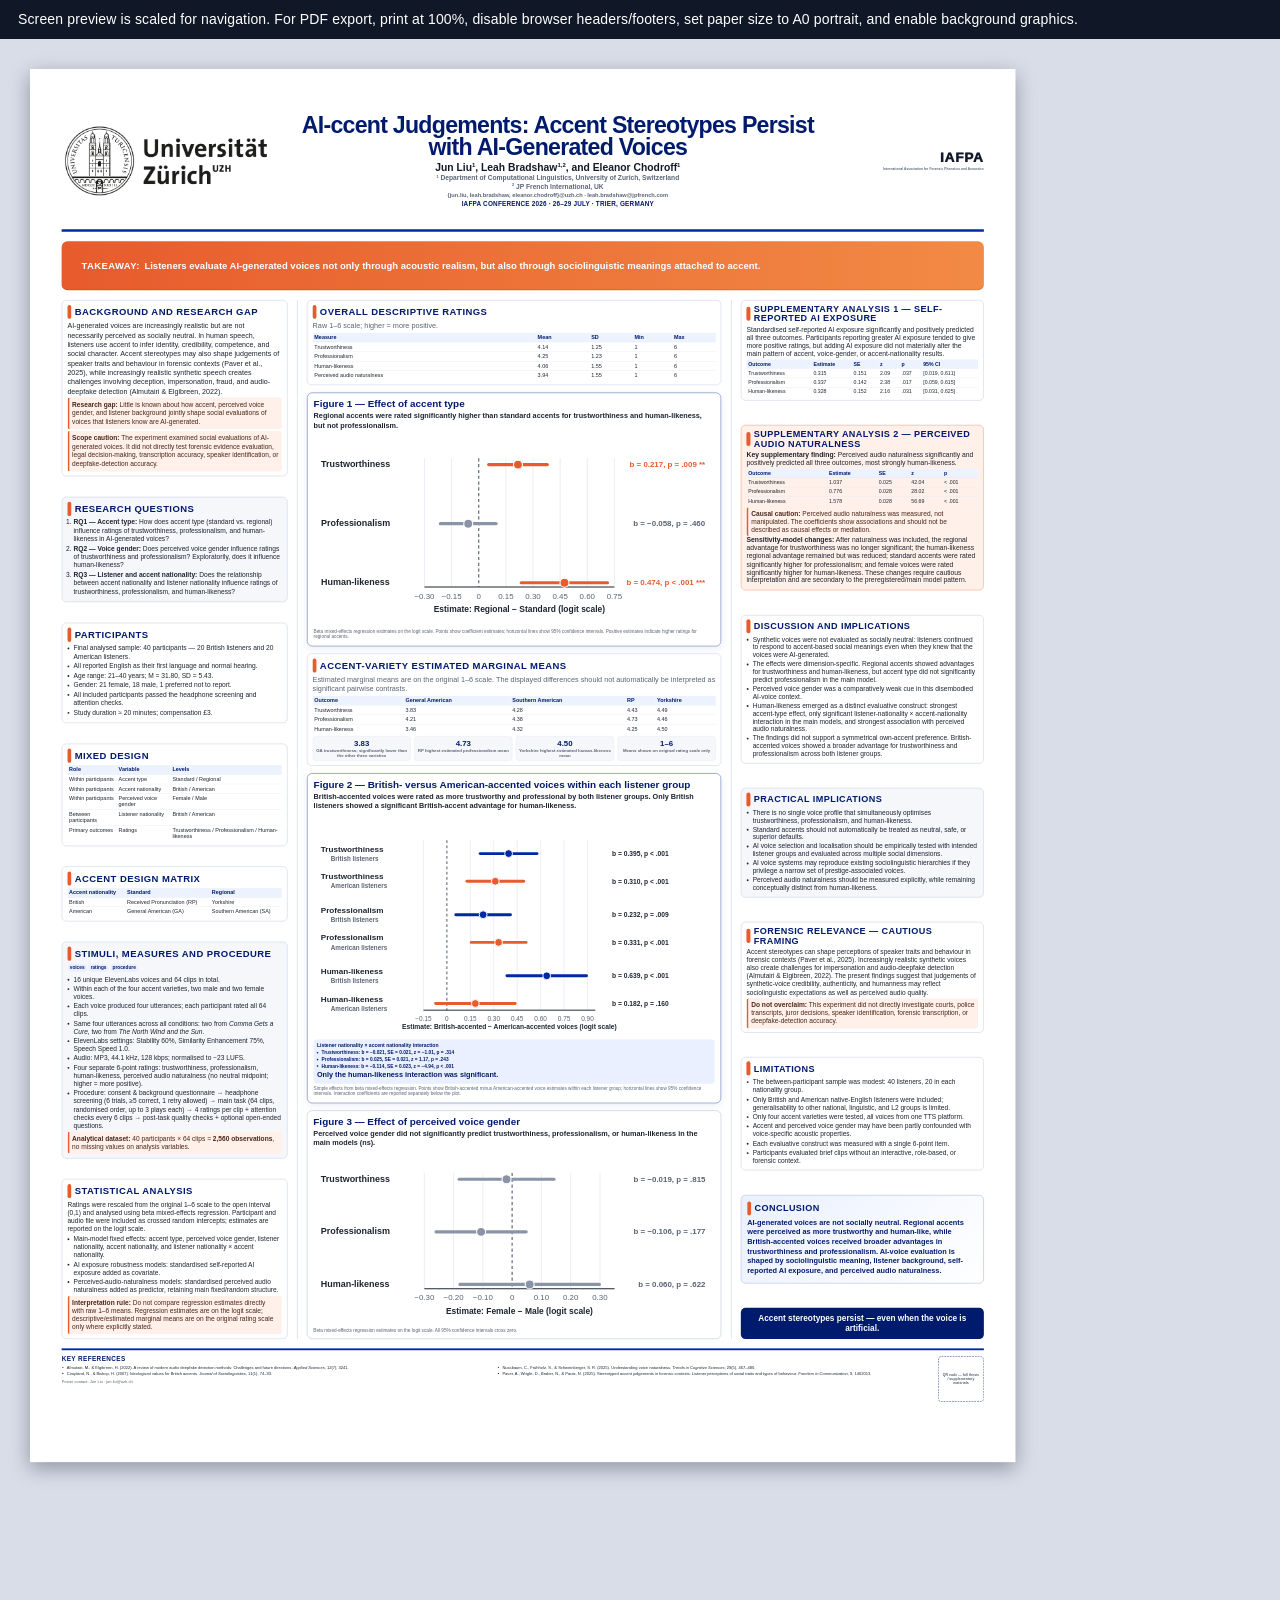
<file: index.html>
<!doctype html>
<html lang="en">
<head>
  <meta charset="utf-8">
  <meta name="viewport" content="width=device-width, initial-scale=1">
  <title>IAFPA 2026 A0 Poster - AI-ccent Judgements</title>
  <style>
    @page {
      size: 841mm 1189mm;
      margin: 0;
    }

    :root {
      --uzh-blue: #0028a5;
      --uzh-blue-dark: #001b6e;
      --uzh-blue-soft: #eaf0ff;
      --ink: #1c2430;
      --muted: #596474;
      --line: #cfd6e4;
      --paper: #ffffff;
      --wash: #f5f7fb;
      --accent: #e75b2c;
      --accent-soft: #fff0e9;
      --ok: #1b7f58;
      --grey: #8a94a6;
      --poster-w: 841mm;
      --poster-h: 1189mm;
      --safe: 27mm;
    }

    * {
      box-sizing: border-box;
    }

    html,
    body {
      margin: 0;
      min-height: 100%;
      background: #d8dde8;
      color: var(--ink);
      font-family: Inter, "Source Han Sans", "Noto Sans CJK SC", "Helvetica Neue", Arial, sans-serif;
    }

    body {
      overflow: auto;
    }

    .screen-note {
      position: sticky;
      top: 0;
      z-index: 10;
      padding: 10px 18px;
      background: #101827;
      color: #fff;
      font-size: 14px;
      line-height: 1.35;
      letter-spacing: .01em;
    }

    .preview-shell {
      width: 330mm;
      min-height: 398mm;
      padding: 30px;
      transform-origin: top left;
    }

    .poster {
      width: var(--poster-w);
      height: var(--poster-h);
      padding: var(--safe);
      background: var(--paper);
      box-shadow: 0 18px 60px rgba(7, 15, 35, .35);
      transform: scale(.31);
      transform-origin: top left;
      display: grid;
      grid-template-rows: 112mm 42mm minmax(0, 1fr) 70mm;
      gap: 8mm;
      overflow: hidden;
    }

    header.poster-header {
      display: grid;
      grid-template-columns: 178mm 1fr 118mm;
      gap: 12mm;
      align-items: center;
      border-bottom: 2.2mm solid var(--uzh-blue);
      padding-bottom: 7mm;
    }

    .logo-uzh-wrap,
    .logo-iafpa {
      height: 70mm;
      display: flex;
      align-items: center;
      justify-content: center;
    }

    .logo-uzh {
      display: block;
      width: 174mm;
      max-width: 100%;
      height: auto;
      max-height: 64mm;
      object-fit: contain;
    }

    .logo-iafpa {
      flex-direction: column;
      align-items: flex-end;
      justify-content: center;
      text-align: right;
      color: #111827;
      letter-spacing: .02em;
    }

    .logo-iafpa .wordmark {
      font-size: 33pt;
      line-height: .9;
      font-weight: 950;
      letter-spacing: .055em;
    }

    .logo-iafpa .subtitle {
      margin-top: 3mm;
      color: var(--muted);
      font-size: 7.6pt;
      line-height: 1.14;
      font-weight: 750;
      max-width: 105mm;
    }

    .title-block {
      min-width: 0;
      text-align: center;
    }

    h1 {
      margin: 0 0 3mm;
      color: var(--uzh-blue-dark);
      font-size: 56pt;
      line-height: .96;
      letter-spacing: -1.8pt;
      font-weight: 900;
    }

    .authors {
      margin: 0 0 1.3mm;
      color: #111827;
      font-size: 25pt;
      line-height: 1.05;
      font-weight: 750;
    }

    .authors sup,
    .affiliations sup {
      font-size: 58%;
      line-height: 0;
    }

    .affiliations {
      color: var(--muted);
      font-size: 16.2pt;
      line-height: 1.12;
      font-weight: 650;
    }

    .affiliations p {
      margin: 0 0 .8mm;
      font-size: inherit;
      line-height: inherit;
    }

    .author-emails {
      margin-top: 1.2mm;
      color: var(--muted);
      font-size: 13.8pt;
      line-height: 1.12;
      font-weight: 650;
      white-space: nowrap;
    }

    .author-emails a {
      color: inherit;
      text-decoration: none;
    }

    .email-separator {
      margin: 0 1.2mm;
    }

    .conference {
      margin-top: 2mm;
      color: var(--uzh-blue-dark);
      font-size: 15.5pt;
      font-weight: 800;
      letter-spacing: .03em;
      text-transform: uppercase;
    }

    .takeaway {
      display: flex;
      align-items: center;
      padding: 0 17mm;
      border-radius: 5mm;
      background: linear-gradient(90deg, var(--accent), #f28a45);
      color: #fff;
      box-shadow: inset 0 -1mm 0 rgba(0, 0, 0, .12);
      font-size: 23pt;
      line-height: 1.2;
      font-weight: 800;
    }

    .takeaway strong {
      text-transform: uppercase;
      letter-spacing: .04em;
      margin-right: 4mm;
    }

    main.columns {
      display: grid;
      grid-template-columns: 25fr 47fr 28fr;
      gap: 8mm;
      height: 100%;
      min-height: 0;
      align-items: stretch;
    }

    .column {
      min-width: 0;
      height: 100%;
      min-height: 0;
      display: grid;
    }

    .left {
      grid-template-rows: repeat(7, auto);
      align-content: space-between;
      gap: 3.6mm;
    }

    .center {
      grid-template-rows: auto minmax(148mm, 1fr) auto minmax(218mm, 1.3fr) minmax(128mm, .9fr);
      gap: 6mm;
    }

    .right {
      grid-template-rows: repeat(8, auto);
      align-content: space-between;
      gap: 2.8mm;
    }


    .right section.card {
      padding-top: 3.2mm;
      padding-bottom: 3.2mm;
    }

    .right p {
      line-height: 1.18;
    }

    .right .section-title {
      font-size: 22pt;
      margin-bottom: 2mm;
    }

    .column + .column {
      border-left: .65mm solid var(--line);
      padding-left: 8mm;
    }

    section.card {
      border: .6mm solid var(--line);
      border-radius: 4mm;
      background: #fff;
      padding: 3.8mm 4.4mm;
      break-inside: avoid;
    }

    section.card.tint {
      background: var(--wash);
    }

    section.card.accent-card {
      border-color: #f2ad8a;
      background: var(--accent-soft);
    }

    .section-title {
      display: flex;
      align-items: center;
      gap: 3mm;
      margin: 0 0 2mm;
      color: var(--uzh-blue-dark);
      font-size: 23pt;
      line-height: 1.05;
      font-weight: 900;
      text-transform: uppercase;
      letter-spacing: .045em;
    }

    .section-title::before {
      content: "";
      flex: 0 0 3.2mm;
      width: 3.2mm;
      height: 12mm;
      border-radius: 2mm;
      background: var(--accent);
    }

    p {
      margin: 0 0 1.6mm;
      font-size: 17.2pt;
      line-height: 1.31;
    }

    .center p {
      font-size: 17.6pt;
    }

    .right p {
      font-size: 16.4pt;
    }

    ul,
    ol {
      margin: 0;
      padding-left: 5.2mm;
    }

    li {
      margin: 0 0 1mm;
      font-size: 16.1pt;
      line-height: 1.26;
    }

    .right li {
      font-size: 16.1pt;
      line-height: 1.18;
    }

    .small li,
    .small p {
      font-size: 16pt;
      line-height: 1.23;
    }

    .note-box {
      margin-top: 1.6mm;
      padding: 2.4mm;
      border-left: 1.6mm solid var(--accent);
      border-radius: 2mm;
      background: var(--accent-soft);
      color: #4a2517;
    }

    .note-box p {
      font-size: 16pt;
      margin: 0;
    }

    .callout {
      padding: 3.4mm 4mm;
      border-radius: 3.2mm;
      background: var(--uzh-blue-soft);
      border: .6mm solid #b9c8ec;
      color: var(--uzh-blue-dark);
      font-weight: 800;
    }

    .callout p {
      margin: 0;
      font-size: 15.5pt;
      line-height: 1.25;
    }

    .final-takeaway {
      padding: 5mm;
      border-radius: 4mm;
      background: var(--uzh-blue-dark);
      color: #fff;
      font-size: 20pt;
      line-height: 1.18;
      font-weight: 900;
      text-align: center;
    }

    .conclusion {
      padding: 5mm;
      border-radius: 4mm;
      background: linear-gradient(135deg, var(--uzh-blue-soft), #fff);
      border: .75mm solid #aebee6;
    }

    .conclusion p {
      color: var(--uzh-blue-dark);
      font-size: 17.8pt;
      line-height: 1.3;
      font-weight: 800;
    }

    table {
      width: 100%;
      border-collapse: collapse;
      font-size: 13.2pt;
      line-height: 1.16;
    }

    th,
    td {
      padding: 1.25mm 1.45mm;
      border-bottom: .35mm solid #dde3ef;
      vertical-align: top;
      text-align: left;
    }

    th {
      color: var(--uzh-blue-dark);
      background: #edf2ff;
      font-weight: 850;
    }

    tr:last-child td {
      border-bottom: none;
    }

    .compact-table {
      font-size: 12.6pt;
    }

    .data-grid {
      display: grid;
      grid-template-columns: 1fr 1fr;
      gap: 4mm;
    }

    .figure-card {
      border: .7mm solid #bcc8dc;
      border-radius: 4.5mm;
      padding: 4.6mm 5mm;
      background: #fff;
      break-inside: avoid;
    }

    .figure-card.major {
      border-width: .9mm;
      border-color: #99abd0;
      box-shadow: 0 2mm 7mm rgba(0, 40, 165, .08);
    }

    .figure-title {
      margin: 0 0 2mm;
      color: var(--uzh-blue-dark);
      font-size: 24pt;
      line-height: 1.08;
      font-weight: 900;
    }

    .figure-key {
      margin: 0 0 2mm;
      color: var(--ink);
      font-size: 16.5pt;
      line-height: 1.25;
      font-weight: 700;
    }

    .caption {
      margin-top: 1.6mm;
      color: var(--muted);
      font-size: 11.3pt;
      line-height: 1.25;
    }


    .figure-card {
      display: flex;
      flex-direction: column;
      min-height: 0;
    }

    .center .figure-card {
      height: 100%;
    }

    .forest-svg {
      flex: 1 1 auto;
      min-height: 92mm;
    }

    .figure-card.compact .forest-svg {
      min-height: 70mm;
    }

    .interaction-note {
      margin-top: 2mm;
      padding: 2mm 2.8mm;
      border-radius: 2.5mm;
      background: var(--uzh-blue-soft);
      color: var(--uzh-blue-dark);
      font-size: 12.2pt;
      line-height: 1.24;
      font-weight: 750;
    }

    .interaction-note ul {
      margin-top: 1.5mm;
      padding-left: 4mm;
    }

    .interaction-note li {
      font-size: 11.6pt;
      line-height: 1.18;
      margin-bottom: .8mm;
    }

    svg {
      width: 100%;
      height: auto;
      display: block;
    }

    .sig {
      color: var(--accent);
      font-weight: 900;
    }

    .muted {
      color: var(--muted);
    }

    .pill {
      display: inline-block;
      margin: 0 1.2mm 1.2mm 0;
      padding: 1mm 2mm;
      border-radius: 99px;
      background: var(--uzh-blue-soft);
      color: var(--uzh-blue-dark);
      font-size: 11.5pt;
      font-weight: 800;
    }

    .stat-strip {
      display: grid;
      grid-template-columns: repeat(4, 1fr);
      gap: 3mm;
      margin-top: 2mm;
    }

    .stat-box {
      padding: 2.4mm;
      border-radius: 3mm;
      background: var(--wash);
      border: .45mm solid #dce3ef;
      text-align: center;
    }

    .stat-box b {
      display: block;
      color: var(--uzh-blue-dark);
      font-size: 19pt;
      line-height: 1;
    }

    .stat-box span {
      display: block;
      margin-top: 1mm;
      color: var(--muted);
      font-size: 10.5pt;
      line-height: 1.1;
      font-weight: 700;
    }

    footer.poster-footer {
      display: grid;
      grid-template-columns: 1fr 39mm;
      gap: 8mm;
      border-top: 1.8mm solid var(--uzh-blue);
      padding-top: 5mm;
      min-height: 0;
    }

    .references h2,
    .contact h2 {
      margin: 0 0 2mm;
      color: var(--uzh-blue-dark);
      font-size: 15.5pt;
      line-height: 1;
      font-weight: 900;
      text-transform: uppercase;
      letter-spacing: .06em;
    }

    .references ul {
      columns: 2;
      column-gap: 8mm;
      padding-left: 4.4mm;
    }

    .references li,
    .contact p {
      font-size: 9.8pt;
      line-height: 1.18;
      margin-bottom: 1mm;
    }

    .qr-box {
      width: 39mm;
      height: 39mm;
      border: .9mm dashed #8ea0c2;
      border-radius: 3mm;
      display: flex;
      align-items: center;
      justify-content: center;
      text-align: center;
      color: var(--muted);
      font-size: 8.5pt;
      line-height: 1.2;
      font-weight: 800;
      padding: 2.4mm;
    }

    .footer-meta {
      margin-top: 2mm;
      color: var(--muted);
      font-size: 9.8pt;
      line-height: 1.25;
    }

    @media print {
      html,
      body {
        width: 841mm;
        height: 1189mm;
        background: #fff;
        overflow: hidden;
      }

      .screen-note {
        display: none;
      }

      .preview-shell {
        width: 841mm;
        height: 1189mm;
        padding: 0;
      }

      .poster {
        width: 841mm;
        height: 1189mm;
        transform: none;
        box-shadow: none;
      }

      * {
        print-color-adjust: exact;
        -webkit-print-color-adjust: exact;
      }
    }
  </style>
</head>
<body>
  <div class="screen-note">
    Screen preview is scaled for navigation. For PDF export, print at 100%, disable browser headers/footers, set paper size to A0 portrait, and enable background graphics.
  </div>
  <div class="preview-shell">
    <article class="poster" aria-label="IAFPA 2026 A0 academic poster">
      <header class="poster-header">
        <div class="logo-uzh-wrap"><img src="[data-uri]" alt="University of Zurich logo" class="logo-uzh"></div>
        <div class="title-block">
          <h1>AI-ccent Judgements: Accent Stereotypes Persist with AI-Generated Voices</h1>
          <p class="authors">
            Jun Liu<sup>1</sup>,
            Leah Bradshaw<sup>1,2</sup>,
            and Eleanor Chodroff<sup>1</sup>
          </p>
          <div class="affiliations">
            <p><sup>1</sup> Department of Computational Linguistics, University of Zurich, Switzerland</p>
            <p><sup>2</sup> JP French International, UK</p>
          </div>
          <div class="author-emails">
            <span>{jun.liu, leah.bradshaw, eleanor.chodroff}@uzh.ch</span><span class="email-separator">·</span><a href="mailto:leah.bradshaw@jpfrench.com">leah.bradshaw@jpfrench.com</a>
          </div>
          <div class="conference">IAFPA Conference 2026 · 26–29 July · Trier, Germany</div>
        </div>
        <div class="logo-iafpa" aria-label="IAFPA wordmark placeholder for future official logo replacement"><div class="wordmark">IAFPA</div><div class="subtitle">International Association for Forensic Phonetics and Acoustics</div></div>
      </header>

      <div class="takeaway"><strong>Takeaway:</strong> Listeners evaluate AI-generated voices not only through acoustic realism, but also through sociolinguistic meanings attached to accent.</div>

      <main class="columns">
        <div class="column left">
          <section class="card">
            <h2 class="section-title">Background and research gap</h2>
            <p>AI-generated voices are increasingly realistic but are not necessarily perceived as socially neutral. In human speech, listeners use accent to infer identity, credibility, competence, and social character. Accent stereotypes may also shape judgements of speaker traits and behaviour in forensic contexts (Paver et al., 2025), while increasingly realistic synthetic speech creates challenges involving deception, impersonation, fraud, and audio-deepfake detection (Almutairi &amp; Elgibreen, 2022).</p>
            <div class="note-box"><p><strong>Research gap:</strong> Little is known about how accent, perceived voice gender, and listener background jointly shape social evaluations of voices that listeners know are AI-generated.</p></div>
            <div class="note-box"><p><strong>Scope caution:</strong> The experiment examined social evaluations of AI-generated voices. It did not directly test forensic evidence evaluation, legal decision-making, transcription accuracy, speaker identification, or deepfake-detection accuracy.</p></div>
          </section>

          <section class="card tint">
            <h2 class="section-title">Research questions</h2>
            <ol>
              <li><strong>RQ1 — Accent type:</strong> How does accent type (standard vs. regional) influence ratings of trustworthiness, professionalism, and human-likeness in AI-generated voices?</li>
              <li><strong>RQ2 — Voice gender:</strong> Does perceived voice gender influence ratings of trustworthiness and professionalism? Exploratorily, does it influence human-likeness?</li>
              <li><strong>RQ3 — Listener and accent nationality:</strong> Does the relationship between accent nationality and listener nationality influence ratings of trustworthiness, professionalism, and human-likeness?</li>
            </ol>
          </section>

          <section class="card">
            <h2 class="section-title">Participants</h2>
            <ul>
              <li>Final analysed sample: 40 participants — 20 British listeners and 20 American listeners.</li>
              <li>All reported English as their first language and normal hearing.</li>
              <li>Age range: 21–40 years; M = 31.80, SD = 5.43.</li>
              <li>Gender: 21 female, 18 male, 1 preferred not to report.</li>
              <li>All included participants passed the headphone screening and attention checks.</li>
              <li>Study duration ≈ 20 minutes; compensation £3.</li>
            </ul>
          </section>

          <section class="card">
            <h2 class="section-title">Mixed design</h2>
            <table>
              <thead><tr><th>Role</th><th>Variable</th><th>Levels</th></tr></thead>
              <tbody>
                <tr><td>Within participants</td><td>Accent type</td><td>Standard / Regional</td></tr>
                <tr><td>Within participants</td><td>Accent nationality</td><td>British / American</td></tr>
                <tr><td>Within participants</td><td>Perceived voice gender</td><td>Female / Male</td></tr>
                <tr><td>Between participants</td><td>Listener nationality</td><td>British / American</td></tr>
                <tr><td>Primary outcomes</td><td>Ratings</td><td>Trustworthiness / Professionalism / Human-likeness</td></tr>
              </tbody>
            </table>
          </section>

          <section class="card">
            <h2 class="section-title">Accent design matrix</h2>
            <table>
              <thead><tr><th>Accent nationality</th><th>Standard</th><th>Regional</th></tr></thead>
              <tbody>
                <tr><td>British</td><td>Received Pronunciation (RP)</td><td>Yorkshire</td></tr>
                <tr><td>American</td><td>General American (GA)</td><td>Southern American (SA)</td></tr>
              </tbody>
            </table>
          </section>

          <section class="card tint small">
            <h2 class="section-title">Stimuli, measures and procedure</h2>
            <p><span class="pill">voices</span><span class="pill">ratings</span><span class="pill">procedure</span></p>
            <ul>
              <li>16 unique ElevenLabs voices and 64 clips in total.</li>
              <li>Within each of the four accent varieties, two male and two female voices.</li>
              <li>Each voice produced four utterances; each participant rated all 64 clips.</li>
              <li>Same four utterances across all conditions: two from <em>Comma Gets a Cure</em>, two from <em>The North Wind and the Sun</em>.</li>
              <li>ElevenLabs settings: Stability 60%, Similarity Enhancement 75%, Speech Speed 1.0.</li>
              <li>Audio: MP3, 44.1 kHz, 128 kbps; normalised to −23 LUFS.</li>
              <li>Four separate 6-point ratings: trustworthiness, professionalism, human-likeness, perceived audio naturalness (no neutral midpoint; higher = more positive).</li>
              <li>Procedure: consent &amp; background questionnaire → headphone screening (6 trials, ≥5 correct, 1 retry allowed) → main task (64 clips, randomised order, up to 3 plays each) → 4 ratings per clip + attention checks every 6 clips → post-task quality checks + optional open-ended questions.</li>
            </ul>
            <div class="note-box"><p><strong>Analytical dataset:</strong> 40 participants × 64 clips = <strong>2,560 observations</strong>, no missing values on analysis variables.</p></div>
          </section>

          <section class="card small">
            <h2 class="section-title">Statistical analysis</h2>
            <p>Ratings were rescaled from the original 1–6 scale to the open interval (0,1) and analysed using beta mixed-effects regression. Participant and audio file were included as crossed random intercepts; estimates are reported on the logit scale.</p>
            <ul>
              <li>Main-model fixed effects: accent type, perceived voice gender, listener nationality, accent nationality, and listener nationality × accent nationality.</li>
              <li>AI exposure robustness models: standardised self-reported AI exposure added as covariate.</li>
              <li>Perceived-audio-naturalness models: standardised perceived audio naturalness added as predictor, retaining main fixed/random structure.</li>
            </ul>
            <div class="note-box"><p><strong>Interpretation rule:</strong> Do not compare regression estimates directly with raw 1–6 means. Regression estimates are on the logit scale; descriptive/estimated marginal means are on the original rating scale only where explicitly stated.</p></div>
          </section>
        </div>

        <div class="column center">
          <section class="card">
            <h2 class="section-title">Overall descriptive ratings</h2>
            <p class="muted">Raw 1–6 scale; higher = more positive.</p>
            <table>
              <thead><tr><th>Measure</th><th>Mean</th><th>SD</th><th>Min</th><th>Max</th></tr></thead>
              <tbody>
                <tr><td>Trustworthiness</td><td>4.14</td><td>1.25</td><td>1</td><td>6</td></tr>
                <tr><td>Professionalism</td><td>4.25</td><td>1.23</td><td>1</td><td>6</td></tr>
                <tr><td>Human-likeness</td><td>4.06</td><td>1.55</td><td>1</td><td>6</td></tr>
                <tr><td>Perceived audio naturalness</td><td>3.94</td><td>1.55</td><td>1</td><td>6</td></tr>
              </tbody>
            </table>
          </section>

          <section class="figure-card major">
            <h2 class="figure-title">Figure 1 — Effect of accent type</h2>
            <p class="figure-key">Regional accents were rated significantly higher than standard accents for trustworthiness and human-likeness, but not professionalism.</p>
            <svg id="figure1Plot" class="forest-svg" viewBox="0 0 760 330" role="img" aria-label="Forest plot of accent type effects"></svg>
            <div class="caption">Beta mixed-effects regression estimates on the logit scale. Points show coefficient estimates; horizontal lines show 95% confidence intervals. Positive estimates indicate higher ratings for regional accents.</div>
          </section>

          <section class="card">
            <h2 class="section-title">Accent-variety estimated marginal means</h2>
            <p class="muted">Estimated marginal means are on the original 1–6 scale. The displayed differences should not automatically be interpreted as significant pairwise contrasts.</p>
            <table>
              <thead><tr><th>Outcome</th><th>General American</th><th>Southern American</th><th>RP</th><th>Yorkshire</th></tr></thead>
              <tbody>
                <tr><td>Trustworthiness</td><td>3.83</td><td>4.28</td><td>4.43</td><td>4.49</td></tr>
                <tr><td>Professionalism</td><td>4.21</td><td>4.38</td><td>4.73</td><td>4.46</td></tr>
                <tr><td>Human-likeness</td><td>3.46</td><td>4.32</td><td>4.25</td><td>4.50</td></tr>
              </tbody>
            </table>
            <div class="stat-strip">
              <div class="stat-box"><b>3.83</b><span>GA trustworthiness; significantly lower than the other three varieties</span></div>
              <div class="stat-box"><b>4.73</b><span>RP highest estimated professionalism mean</span></div>
              <div class="stat-box"><b>4.50</b><span>Yorkshire highest estimated human-likeness mean</span></div>
              <div class="stat-box"><b>1–6</b><span>Means shown on original rating scale only</span></div>
            </div>
          </section>

          <section class="figure-card major">
            <h2 class="figure-title">Figure 2 — British- versus American-accented voices within each listener group</h2>
            <p class="figure-key">British-accented voices were rated as more trustworthy and professional by both listener groups. Only British listeners showed a significant British-accent advantage for human-likeness.</p>
            <svg id="figure2Plot" class="forest-svg" viewBox="0 0 840 440" role="img" aria-label="Forest plot of British-accented minus American-accented voice simple effects"></svg>
            <div class="interaction-note"><strong>Listener nationality × accent nationality interaction</strong>
              <ul>
                <li>Trustworthiness: b = −0.021, SE = 0.021, z = −1.01, p = .314</li>
                <li>Professionalism: b = 0.025, SE = 0.021, z = 1.17, p = .243</li>
                <li>Human-likeness: b = −0.114, SE = 0.023, z = −4.94, p &lt; .001</li>
              </ul>
              <p>Only the human-likeness interaction was significant.</p>
            </div>
            <div class="caption">Simple effects from beta mixed-effects regression. Points show British-accented minus American-accented voice estimates within each listener group; horizontal lines show 95% confidence intervals. Interaction coefficients are reported separately below the plot.</div>
          </section>

          <section class="figure-card compact accent-card">
            <h2 class="figure-title">Figure 3 — Effect of perceived voice gender</h2>
            <p class="figure-key">Perceived voice gender did not significantly predict trustworthiness, professionalism, or human-likeness in the main models (ns).</p>
            <svg id="figure3Plot" class="forest-svg" viewBox="0 0 760 305" role="img" aria-label="Forest plot of perceived voice gender effects"></svg>
            <div class="caption">Beta mixed-effects regression estimates on the logit scale. All 95% confidence intervals cross zero.</div>
          </section>
        </div>

        <div class="column right">
          <section class="card">
            <h2 class="section-title">Supplementary analysis 1 — Self-reported AI exposure</h2>
            <p>Standardised self-reported AI exposure significantly and positively predicted all three outcomes. Participants reporting greater AI exposure tended to give more positive ratings, but adding AI exposure did not materially alter the main pattern of accent, voice-gender, or accent-nationality results.</p>
            <table class="compact-table">
              <thead><tr><th>Outcome</th><th>Estimate</th><th>SE</th><th>z</th><th>p</th><th>95% CI</th></tr></thead>
              <tbody>
                <tr><td>Trustworthiness</td><td>0.315</td><td>0.151</td><td>2.09</td><td>.037</td><td>[0.019, 0.611]</td></tr>
                <tr><td>Professionalism</td><td>0.337</td><td>0.142</td><td>2.38</td><td>.017</td><td>[0.059, 0.615]</td></tr>
                <tr><td>Human-likeness</td><td>0.328</td><td>0.152</td><td>2.16</td><td>.031</td><td>[0.031, 0.625]</td></tr>
              </tbody>
            </table>
          </section>

          <section class="card accent-card">
            <h2 class="section-title">Supplementary analysis 2 — Perceived audio naturalness</h2>
            <p><strong>Key supplementary finding:</strong> Perceived audio naturalness significantly and positively predicted all three outcomes, most strongly human-likeness.</p>
            <table class="compact-table">
              <thead><tr><th>Outcome</th><th>Estimate</th><th>SE</th><th>z</th><th>p</th></tr></thead>
              <tbody>
                <tr><td>Trustworthiness</td><td>1.037</td><td>0.025</td><td>42.04</td><td>&lt; .001</td></tr>
                <tr><td>Professionalism</td><td>0.776</td><td>0.028</td><td>28.02</td><td>&lt; .001</td></tr>
                <tr><td>Human-likeness</td><td>1.578</td><td>0.028</td><td>56.69</td><td>&lt; .001</td></tr>
              </tbody>
            </table>
            <div class="note-box"><p><strong>Causal caution:</strong> Perceived audio naturalness was measured, not manipulated. The coefficients show associations and should not be described as causal effects or mediation.</p></div>
            <p class="small"><strong>Sensitivity-model changes:</strong> After naturalness was included, the regional advantage for trustworthiness was no longer significant; the human-likeness regional advantage remained but was reduced; standard accents were rated significantly higher for professionalism; and female voices were rated significantly higher for human-likeness. These changes require cautious interpretation and are secondary to the preregistered/main model pattern.</p>
          </section>

          <section class="card">
            <h2 class="section-title">Discussion and implications</h2>
            <ul>
              <li>Synthetic voices were not evaluated as socially neutral: listeners continued to respond to accent-based social meanings even when they knew that the voices were AI-generated.</li>
              <li>The effects were dimension-specific. Regional accents showed advantages for trustworthiness and human-likeness, but accent type did not significantly predict professionalism in the main model.</li>
              <li>Perceived voice gender was a comparatively weak cue in this disembodied AI-voice context.</li>
              <li>Human-likeness emerged as a distinct evaluative construct: strongest accent-type effect, only significant listener-nationality × accent-nationality interaction in the main models, and strongest association with perceived audio naturalness.</li>
              <li>The findings did not support a symmetrical own-accent preference. British-accented voices showed a broader advantage for trustworthiness and professionalism across both listener groups.</li>
            </ul>
          </section>

          <section class="card tint">
            <h2 class="section-title">Practical implications</h2>
            <ul>
              <li>There is no single voice profile that simultaneously optimises trustworthiness, professionalism, and human-likeness.</li>
              <li>Standard accents should not automatically be treated as neutral, safe, or superior defaults.</li>
              <li>AI voice selection and localisation should be empirically tested with intended listener groups and evaluated across multiple social dimensions.</li>
              <li>AI voice systems may reproduce existing sociolinguistic hierarchies if they privilege a narrow set of prestige-associated voices.</li>
              <li>Perceived audio naturalness should be measured explicitly, while remaining conceptually distinct from human-likeness.</li>
            </ul>
          </section>

          <section class="card small">
            <h2 class="section-title">Forensic relevance — cautious framing</h2>
            <p>Accent stereotypes can shape perceptions of speaker traits and behaviour in forensic contexts (Paver et al., 2025). Increasingly realistic synthetic voices also create challenges for impersonation and audio-deepfake detection (Almutairi &amp; Elgibreen, 2022). The present findings suggest that judgements of synthetic-voice credibility, authenticity, and humanness may reflect sociolinguistic expectations as well as perceived audio quality.</p>
            <div class="note-box"><p><strong>Do not overclaim:</strong> This experiment did not directly investigate courts, police transcripts, juror decisions, speaker identification, forensic transcription, or deepfake-detection accuracy.</p></div>
          </section>

          <section class="card small">
            <h2 class="section-title">Limitations</h2>
            <ul>
              <li>The between-participant sample was modest: 40 listeners, 20 in each nationality group.</li>
              <li>Only British and American native-English listeners were included; generalisability to other national, linguistic, and L2 groups is limited.</li>
              <li>Only four accent varieties were tested, all voices from one TTS platform.</li>
              <li>Accent and perceived voice gender may have been partly confounded with voice-specific acoustic properties.</li>
              <li>Each evaluative construct was measured with a single 6-point item.</li>
              <li>Participants evaluated brief clips without an interactive, role-based, or forensic context.</li>
            </ul>
          </section>

          <section class="conclusion">
            <h2 class="section-title">Conclusion</h2>
            <p>AI-generated voices are not socially neutral. Regional accents were perceived as more trustworthy and human-like, while British-accented voices received broader advantages in trustworthiness and professionalism. AI-voice evaluation is shaped by sociolinguistic meaning, listener background, self-reported AI exposure, and perceived audio naturalness.</p>
          </section>

          <div class="final-takeaway">Accent stereotypes persist — even when the voice is artificial.</div>
        </div>
      </main>

      <footer class="poster-footer">
        <div>
          <div class="references">
            <h2>Key references</h2>
            <ul>
              <li>Almutairi, M., &amp; Elgibreen, H. (2022). A review of modern audio deepfake detection methods: Challenges and future directions. <em>Applied Sciences</em>, 12(7), 3241.</li>
              <li>Coupland, N., &amp; Bishop, H. (2007). Ideologised values for British accents. <em>Journal of Sociolinguistics</em>, 11(1), 74–93.</li>
              <li>Nussbaum, C., Frühholz, S., &amp; Schweinberger, S. R. (2025). Understanding voice naturalness. <em>Trends in Cognitive Sciences</em>, 29(5), 467–480.</li>
              <li>Paver, A., Wright, D., Braber, N., &amp; Pautz, N. (2025). Stereotyped accent judgements in forensic contexts: Listener perceptions of social traits and types of behaviour. <em>Frontiers in Communication</em>, 9, 1462013.</li>
            </ul>
          </div>
          <div class="footer-meta">Poster contact: Jun Liu · jun.liu@uzh.ch</div>
        </div>
        <div class="qr-box">QR code — full thesis / supplementary materials</div>
      </footer>
    </article>
  </div>

  <script>
    const figure1Data = [
      { outcome: "Trustworthiness", estimate: 0.217, lower: 0.055, upper: 0.379, se: 0.083, z: 2.63, p: ".009", significance: "**" },
      { outcome: "Professionalism", estimate: -0.058, lower: -0.212, upper: 0.096, se: 0.079, z: -0.74, p: ".460", significance: "ns" },
      { outcome: "Human-likeness", estimate: 0.474, lower: 0.235, upper: 0.712, se: 0.122, z: 3.90, p: "< .001", significance: "***" }
    ];

    const figure2Data = [
      { outcome: "Trustworthiness", listener: "British listeners", estimate: 0.395, lower: 0.213, upper: 0.577, se: 0.093, z: 4.25, p: "< .001" },
      { outcome: "Trustworthiness", listener: "American listeners", estimate: 0.310, lower: 0.128, upper: 0.492, se: 0.093, z: 3.33, p: "< .001" },
      { outcome: "Professionalism", listener: "British listeners", estimate: 0.232, lower: 0.057, upper: 0.407, se: 0.089, z: 2.60, p: ".009" },
      { outcome: "Professionalism", listener: "American listeners", estimate: 0.331, lower: 0.156, upper: 0.507, se: 0.090, z: 3.70, p: "< .001" },
      { outcome: "Human-likeness", listener: "British listeners", estimate: 0.639, lower: 0.384, upper: 0.894, se: 0.130, z: 4.91, p: "< .001" },
      { outcome: "Human-likeness", listener: "American listeners", estimate: 0.182, lower: -0.072, upper: 0.437, se: 0.130, z: 1.40, p: ".160" }
    ];

    const figure3Data = [
      { outcome: "Trustworthiness", estimate: -0.019, lower: -0.181, upper: 0.143, se: 0.083, z: -0.23, p: ".815", significance: "ns" },
      { outcome: "Professionalism", estimate: -0.106, lower: -0.260, upper: 0.048, se: 0.079, z: -1.35, p: ".177", significance: "ns" },
      { outcome: "Human-likeness", estimate: 0.060, lower: -0.178, upper: 0.298, se: 0.121, z: 0.49, p: ".622", significance: "ns" }
    ];

    function svgEl(name, attrs = {}, text = "") {
      const el = document.createElementNS("http://www.w3.org/2000/svg", name);
      Object.entries(attrs).forEach(([key, value]) => el.setAttribute(key, value));
      if (text) el.textContent = text;
      return el;
    }

    function formatEstimate(value) {
      return value < 0 ? `−${Math.abs(value).toFixed(3)}` : value.toFixed(3);
    }

    function renderForestPlot({ svgId, data, domainMin, domainMax, axisLabel, rowLabel, colorMode, ticks }) {
      const svg = document.getElementById(svgId);
      const vb = svg.viewBox.baseVal;
      const width = vb.width || Number(svg.getAttribute("viewBox").split(/\s+/)[2]);
      const height = vb.height || Number(svg.getAttribute("viewBox").split(/\s+/)[3]);
      const plotLeft = 210;
      const plotRight = 190;
      const plotTop = 42;
      const plotBottom = 64;
      const plotWidth = width - plotLeft - plotRight;
      const plotHeight = height - plotTop - plotBottom;
      const rowGap = data.length > 1 ? plotHeight / (data.length - 1) : 0;
      const x = value => plotLeft + ((value - domainMin) / (domainMax - domainMin)) * plotWidth;

      svg.innerHTML = "";
      svg.appendChild(svgEl("rect", { x: 0, y: 0, width, height, fill: "#fff" }));

      ticks.forEach(tick => {
        const tx = x(tick);
        svg.appendChild(svgEl("line", { x1: tx, y1: plotTop - 12, x2: tx, y2: height - plotBottom + 8, stroke: tick === 0 ? "#596474" : "#d7deeb", "stroke-width": tick === 0 ? 2.2 : 1, "stroke-dasharray": tick === 0 ? "6 5" : "" }));
        svg.appendChild(svgEl("text", { x: tx, y: height - 34, "text-anchor": "middle", "font-size": 15, fill: "#596474" }, tick < 0 ? `−${Math.abs(tick).toFixed(2)}` : tick.toFixed(tick === 0 ? 0 : 2)));
      });

      svg.appendChild(svgEl("line", { x1: plotLeft, y1: height - plotBottom + 8, x2: width - plotRight, y2: height - plotBottom + 8, stroke: "#1c2430", "stroke-width": 2 }));

      data.forEach((d, i) => {
        const y = plotTop + i * rowGap;
        const significant = d.significance !== "ns";
        const color = colorMode === "listener" ? (d.listener.startsWith("British") ? "#0028a5" : "#e75b2c") : (significant ? "#e75b2c" : "#8a94a6");
        const label = rowLabel(d);
        svg.appendChild(svgEl("text", { x: 14, y: y + 5, "font-size": 17, "font-weight": 850, fill: "#1c2430" }, label.primary));
        if (label.secondary) {
          svg.appendChild(svgEl("text", { x: 34, y: y + 23, "font-size": 13.5, "font-weight": 700, fill: "#596474" }, label.secondary));
        }
        svg.appendChild(svgEl("line", { class: "fig2-ci", x1: x(d.lower), y1: y, x2: x(d.upper), y2: y, stroke: color, "stroke-width": 6, "stroke-linecap": "round" }));
        svg.appendChild(svgEl("circle", { cx: x(d.estimate), cy: y, r: 8.5, fill: color, stroke: "#fff", "stroke-width": 2 }));
        const statX = width - 18;
        const pText = d.p.startsWith("<") ? `p ${d.p}` : `p = ${d.p}`;
        const statText = `b = ${formatEstimate(d.estimate)}, ${pText}${d.significance !== "ns" ? ` ${d.significance}` : ""}`;
        svg.appendChild(svgEl("text", { x: statX, y: y + 5, "text-anchor": "end", "font-size": 15, "font-weight": 850, fill: significant && colorMode !== "figure3" ? color : "#596474" }, statText));
      });

      svg.appendChild(svgEl("text", { x: plotLeft + plotWidth / 2, y: height - 8, "text-anchor": "middle", "font-size": 16, "font-weight": 850, fill: "#1c2430" }, axisLabel));
    }


    function renderFigure2Plot() {
      const svg = document.getElementById("figure2Plot");
      const width = 840;
      const height = 440;
      const domainMin = -0.15;
      const domainMax = 0.95;
      const plotLeft = 230;
      const plotWidth = 360;
      const plotRight = plotLeft + plotWidth;
      const statX = 625;
      const rowYs = [70, 128, 198, 256, 326, 384];
      const ticks = [-0.15, 0, 0.15, 0.30, 0.45, 0.60, 0.75, 0.90];
      const x = value => plotLeft + ((value - domainMin) / (domainMax - domainMin)) * plotWidth;

      svg.innerHTML = "";
      svg.appendChild(svgEl("rect", { x: 0, y: 0, width, height, fill: "#fff" }));

      ticks.forEach(tick => {
        const tx = x(tick);
        svg.appendChild(svgEl("line", { x1: tx, y1: 42, x2: tx, y2: 398, stroke: tick === 0 ? "#596474" : "#d7deeb", "stroke-width": tick === 0 ? 2.2 : 1, "stroke-dasharray": tick === 0 ? "6 5" : "" }));
        svg.appendChild(svgEl("text", { x: tx, y: 420, "text-anchor": "middle", "font-size": 13.5, fill: "#596474" }, tick < 0 ? `−${Math.abs(tick).toFixed(2)}` : tick.toFixed(tick === 0 ? 0 : 2)));
      });
      svg.appendChild(svgEl("line", { x1: plotLeft, y1: 398, x2: plotRight, y2: 398, stroke: "#1c2430", "stroke-width": 2 }));

      figure2Data.forEach((d, i) => {
        const y = rowYs[i];
        const isBritish = d.listener === "British listeners";
        const color = isBritish ? "#0028a5" : "#e75b2c";
        svg.appendChild(svgEl("text", { class: "fig2-label", x: 15, y: y - 4, "font-size": 17, "font-weight": 850, fill: "#1c2430" }, d.outcome));
        svg.appendChild(svgEl("text", { class: "fig2-label", x: 36, y: y + 15, "font-size": 13.2, "font-weight": 700, fill: "#596474" }, d.listener));
        svg.appendChild(svgEl("line", { class: "fig2-ci", x1: x(d.lower), y1: y, x2: x(d.upper), y2: y, stroke: color, "stroke-width": 6, "stroke-linecap": "round" }));
        svg.appendChild(svgEl("circle", { class: "fig2-point", cx: x(d.estimate), cy: y, r: 8.2, fill: color, stroke: "#fff", "stroke-width": 2 }));
        const pText = d.p.startsWith("<") ? `p ${d.p}` : `p = ${d.p}`;
        svg.appendChild(svgEl("text", { class: "fig2-stat", x: statX, y: y + 5, "text-anchor": "start", "font-size": 14, "font-weight": 750, fill: "#1c2430" }, `b = ${formatEstimate(d.estimate)}, ${pText}`));
      });

      svg.appendChild(svgEl("text", { x: plotLeft + plotWidth / 2, y: 437, "text-anchor": "middle", "font-size": 14, "font-weight": 850, fill: "#1c2430" }, "Estimate: British-accented − American-accented voices (logit scale)"));
    }

    document.addEventListener("DOMContentLoaded", () => {
      renderForestPlot({
        svgId: "figure1Plot",
        data: figure1Data,
        domainMin: -0.30,
        domainMax: 0.75,
        ticks: [-0.30, -0.15, 0, 0.15, 0.30, 0.45, 0.60, 0.75],
        axisLabel: "Estimate: Regional − Standard (logit scale)",
        rowLabel: d => ({ primary: d.outcome }),
        colorMode: "significance"
      });

      renderFigure2Plot();

      renderForestPlot({
        svgId: "figure3Plot",
        data: figure3Data,
        domainMin: -0.30,
        domainMax: 0.35,
        ticks: [-0.30, -0.20, -0.10, 0, 0.10, 0.20, 0.30],
        axisLabel: "Estimate: Female − Male (logit scale)",
        rowLabel: d => ({ primary: d.outcome }),
        colorMode: "figure3"
      });
    });
  </script>
</body>
</html>
</file>
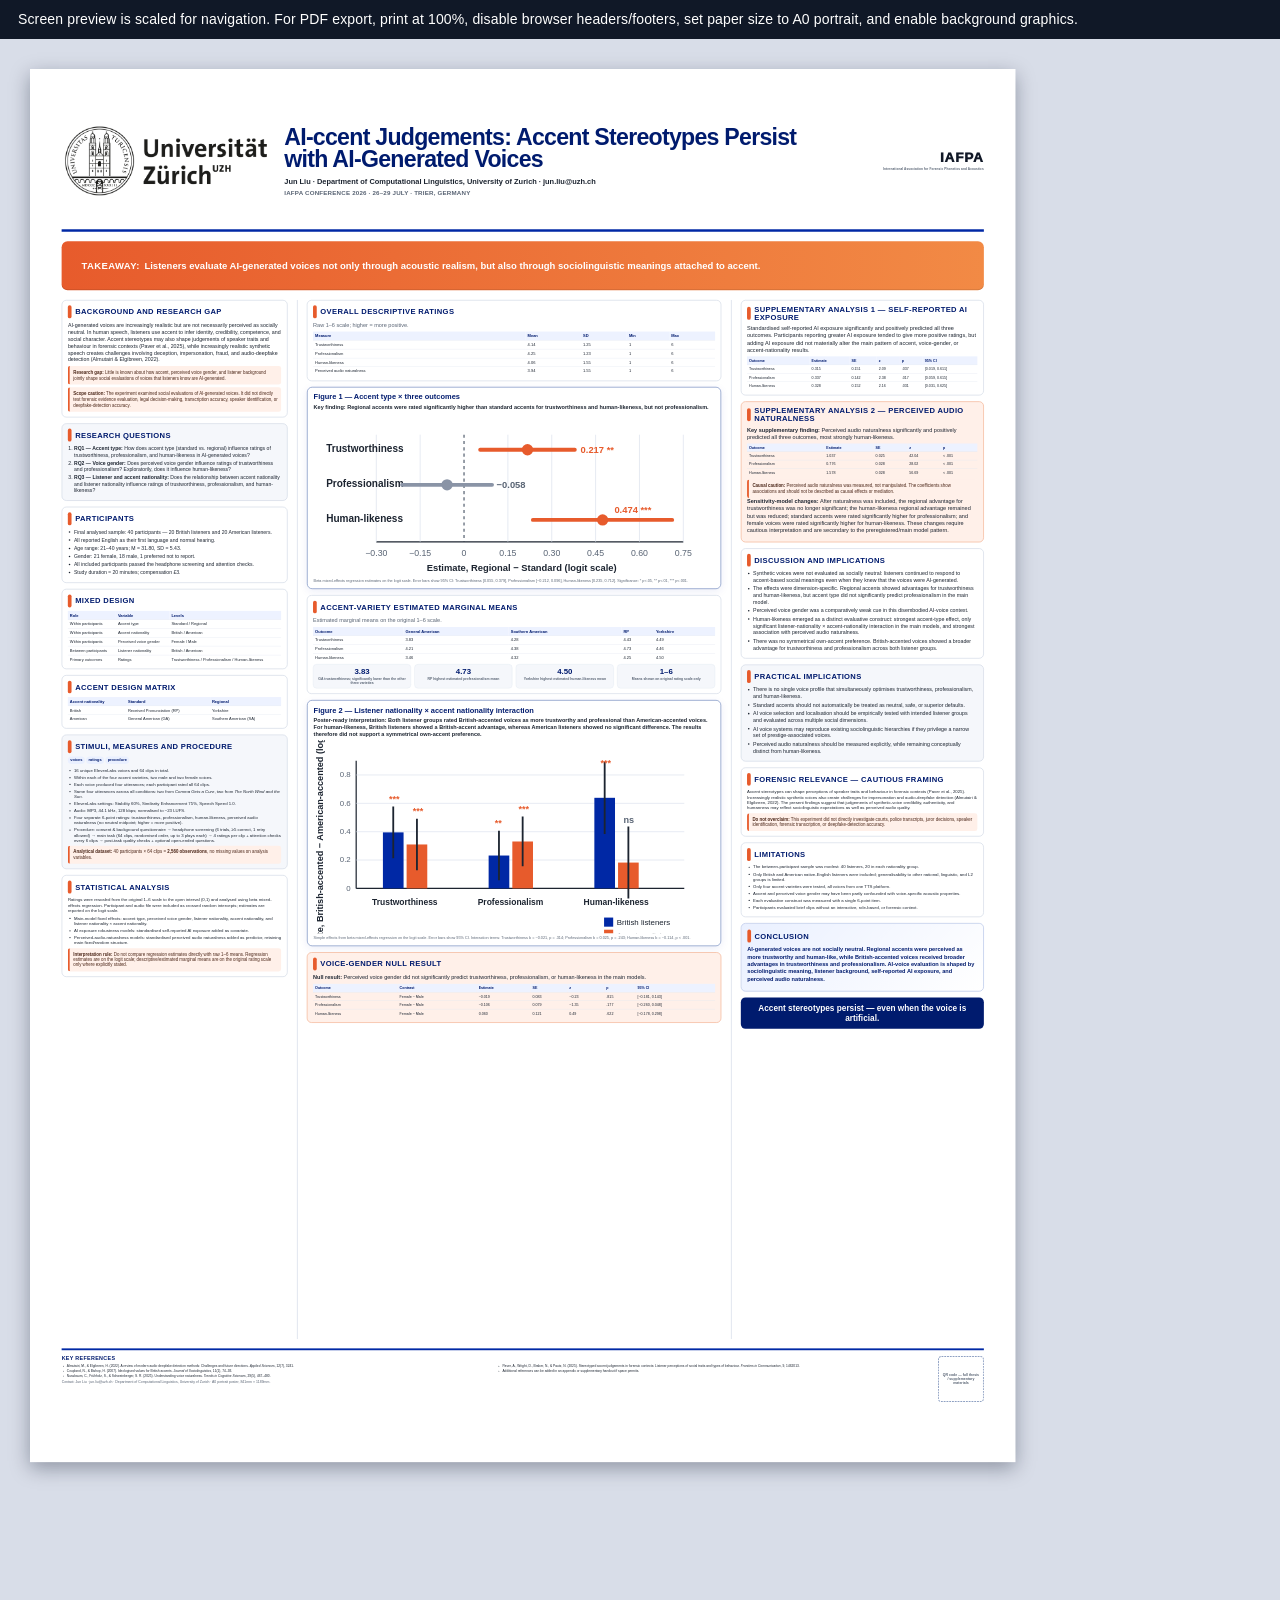
<file: index-before-figure-layout-fix.html>
<!doctype html>
<html lang="en">
<head>
  <meta charset="utf-8">
  <meta name="viewport" content="width=device-width, initial-scale=1">
  <title>IAFPA 2026 A0 Poster - AI-ccent Judgements</title>
  <style>
    @page {
      size: 841mm 1189mm;
      margin: 0;
    }

    :root {
      --uzh-blue: #0028a5;
      --uzh-blue-dark: #001b6e;
      --uzh-blue-soft: #eaf0ff;
      --ink: #1c2430;
      --muted: #596474;
      --line: #cfd6e4;
      --paper: #ffffff;
      --wash: #f5f7fb;
      --accent: #e75b2c;
      --accent-soft: #fff0e9;
      --ok: #1b7f58;
      --grey: #8a94a6;
      --poster-w: 841mm;
      --poster-h: 1189mm;
      --safe: 27mm;
    }

    * {
      box-sizing: border-box;
    }

    html,
    body {
      margin: 0;
      min-height: 100%;
      background: #d8dde8;
      color: var(--ink);
      font-family: Inter, "Source Han Sans", "Noto Sans CJK SC", "Helvetica Neue", Arial, sans-serif;
    }

    body {
      overflow: auto;
    }

    .screen-note {
      position: sticky;
      top: 0;
      z-index: 10;
      padding: 10px 18px;
      background: #101827;
      color: #fff;
      font-size: 14px;
      line-height: 1.35;
      letter-spacing: .01em;
    }

    .preview-shell {
      width: 330mm;
      min-height: 398mm;
      padding: 30px;
      transform-origin: top left;
    }

    .poster {
      width: var(--poster-w);
      height: var(--poster-h);
      padding: var(--safe);
      background: var(--paper);
      box-shadow: 0 18px 60px rgba(7, 15, 35, .35);
      transform: scale(.31);
      transform-origin: top left;
      display: grid;
      grid-template-rows: 112mm 42mm 887mm 70mm;
      gap: 8mm;
      overflow: hidden;
    }

    header.poster-header {
      display: grid;
      grid-template-columns: 178mm 1fr 118mm;
      gap: 12mm;
      align-items: center;
      border-bottom: 2.2mm solid var(--uzh-blue);
      padding-bottom: 7mm;
    }

    .logo-uzh-wrap,
    .logo-iafpa {
      height: 70mm;
      display: flex;
      align-items: center;
      justify-content: center;
    }

    .logo-uzh {
      display: block;
      width: 174mm;
      max-width: 100%;
      height: auto;
      max-height: 64mm;
      object-fit: contain;
    }

    .logo-iafpa {
      flex-direction: column;
      align-items: flex-end;
      justify-content: center;
      text-align: right;
      color: #111827;
      letter-spacing: .02em;
    }

    .logo-iafpa .wordmark {
      font-size: 33pt;
      line-height: .9;
      font-weight: 950;
      letter-spacing: .055em;
    }

    .logo-iafpa .subtitle {
      margin-top: 3mm;
      color: var(--muted);
      font-size: 7.6pt;
      line-height: 1.14;
      font-weight: 750;
      max-width: 105mm;
    }

    .title-block {
      min-width: 0;
    }

    h1 {
      margin: 0 0 5mm;
      color: var(--uzh-blue-dark);
      font-size: 56pt;
      line-height: .98;
      letter-spacing: -1.8pt;
      font-weight: 900;
    }

    .meta {
      font-size: 18pt;
      line-height: 1.25;
      color: var(--ink);
      font-weight: 650;
    }

    .conference {
      margin-top: 3mm;
      color: var(--muted);
      font-size: 15pt;
      font-weight: 700;
      letter-spacing: .03em;
      text-transform: uppercase;
    }

    .takeaway {
      display: flex;
      align-items: center;
      padding: 0 17mm;
      border-radius: 5mm;
      background: linear-gradient(90deg, var(--accent), #f28a45);
      color: #fff;
      box-shadow: inset 0 -1mm 0 rgba(0, 0, 0, .12);
      font-size: 23pt;
      line-height: 1.2;
      font-weight: 800;
    }

    .takeaway strong {
      text-transform: uppercase;
      letter-spacing: .04em;
      margin-right: 4mm;
    }

    main.columns {
      display: grid;
      grid-template-columns: 25fr 47fr 28fr;
      gap: 8mm;
      min-height: 0;
    }

    .column {
      min-width: 0;
      min-height: 0;
      display: flex;
      flex-direction: column;
      gap: 5mm;
    }

    .column + .column {
      border-left: .65mm solid var(--line);
      padding-left: 8mm;
    }

    section.card {
      border: .6mm solid var(--line);
      border-radius: 4mm;
      background: #fff;
      padding: 4.2mm 4.8mm;
      break-inside: avoid;
    }

    section.card.tint {
      background: var(--wash);
    }

    section.card.accent-card {
      border-color: #f2ad8a;
      background: var(--accent-soft);
    }

    .section-title {
      display: flex;
      align-items: center;
      gap: 3mm;
      margin: 0 0 3.1mm;
      color: var(--uzh-blue-dark);
      font-size: 18.4pt;
      line-height: 1.05;
      font-weight: 900;
      text-transform: uppercase;
      letter-spacing: .045em;
    }

    .section-title::before {
      content: "";
      flex: 0 0 3.2mm;
      width: 3.2mm;
      height: 11mm;
      border-radius: 2mm;
      background: var(--accent);
    }

    p {
      margin: 0 0 2.2mm;
      font-size: 12.8pt;
      line-height: 1.31;
    }

    .center p,
    .right p {
      font-size: 13.4pt;
    }

    ul,
    ol {
      margin: 0;
      padding-left: 5.2mm;
    }

    li {
      margin: 0 0 1.45mm;
      font-size: 12.35pt;
      line-height: 1.26;
    }

    .right li {
      font-size: 12.8pt;
      line-height: 1.28;
    }

    .small li,
    .small p {
      font-size: 10.4pt;
      line-height: 1.23;
    }

    .note-box {
      margin-top: 2.3mm;
      padding: 3mm;
      border-left: 1.6mm solid var(--accent);
      border-radius: 2mm;
      background: var(--accent-soft);
      color: #4a2517;
    }

    .note-box p {
      font-size: 10.7pt;
      margin: 0;
    }

    .callout {
      padding: 3.4mm 4mm;
      border-radius: 3.2mm;
      background: var(--uzh-blue-soft);
      border: .6mm solid #b9c8ec;
      color: var(--uzh-blue-dark);
      font-weight: 800;
    }

    .callout p {
      margin: 0;
      font-size: 13pt;
      line-height: 1.25;
    }

    .final-takeaway {
      padding: 5mm;
      border-radius: 4mm;
      background: var(--uzh-blue-dark);
      color: #fff;
      font-size: 20pt;
      line-height: 1.18;
      font-weight: 900;
      text-align: center;
    }

    .conclusion {
      padding: 5mm;
      border-radius: 4mm;
      background: linear-gradient(135deg, var(--uzh-blue-soft), #fff);
      border: .75mm solid #aebee6;
    }

    .conclusion p {
      color: var(--uzh-blue-dark);
      font-size: 13.6pt;
      line-height: 1.3;
      font-weight: 800;
    }

    table {
      width: 100%;
      border-collapse: collapse;
      font-size: 9.7pt;
      line-height: 1.16;
    }

    th,
    td {
      padding: 1.65mm 1.7mm;
      border-bottom: .35mm solid #dde3ef;
      vertical-align: top;
      text-align: left;
    }

    th {
      color: var(--uzh-blue-dark);
      background: #edf2ff;
      font-weight: 850;
    }

    tr:last-child td {
      border-bottom: none;
    }

    .compact-table {
      font-size: 8.8pt;
    }

    .data-grid {
      display: grid;
      grid-template-columns: 1fr 1fr;
      gap: 4mm;
    }

    .figure-card {
      border: .7mm solid #bcc8dc;
      border-radius: 4.5mm;
      padding: 4.5mm 5mm;
      background: #fff;
      break-inside: avoid;
    }

    .figure-card.major {
      border-width: .9mm;
      border-color: #99abd0;
      box-shadow: 0 2mm 7mm rgba(0, 40, 165, .08);
    }

    .figure-title {
      margin: 0 0 2mm;
      color: var(--uzh-blue-dark);
      font-size: 18pt;
      line-height: 1.08;
      font-weight: 900;
    }

    .figure-key {
      margin: 0 0 2.6mm;
      color: var(--ink);
      font-size: 12.4pt;
      line-height: 1.25;
      font-weight: 700;
    }

    .caption {
      margin-top: 1.6mm;
      color: var(--muted);
      font-size: 9.2pt;
      line-height: 1.25;
    }

    svg {
      width: 100%;
      height: auto;
      display: block;
    }

    .sig {
      color: var(--accent);
      font-weight: 900;
    }

    .muted {
      color: var(--muted);
    }

    .pill {
      display: inline-block;
      margin: 0 1.2mm 1.2mm 0;
      padding: 1mm 2mm;
      border-radius: 99px;
      background: var(--uzh-blue-soft);
      color: var(--uzh-blue-dark);
      font-size: 9.5pt;
      font-weight: 800;
    }

    .stat-strip {
      display: grid;
      grid-template-columns: repeat(4, 1fr);
      gap: 3mm;
      margin-top: 2mm;
    }

    .stat-box {
      padding: 3mm;
      border-radius: 3mm;
      background: var(--wash);
      border: .45mm solid #dce3ef;
      text-align: center;
    }

    .stat-box b {
      display: block;
      color: var(--uzh-blue-dark);
      font-size: 19pt;
      line-height: 1;
    }

    .stat-box span {
      display: block;
      margin-top: 1mm;
      color: var(--muted);
      font-size: 8.3pt;
      line-height: 1.1;
      font-weight: 700;
    }

    footer.poster-footer {
      display: grid;
      grid-template-columns: 1fr 39mm;
      gap: 8mm;
      border-top: 1.8mm solid var(--uzh-blue);
      padding-top: 5mm;
      min-height: 0;
    }

    .references h2,
    .contact h2 {
      margin: 0 0 2mm;
      color: var(--uzh-blue-dark);
      font-size: 13pt;
      line-height: 1;
      font-weight: 900;
      text-transform: uppercase;
      letter-spacing: .06em;
    }

    .references ul {
      columns: 2;
      column-gap: 8mm;
      padding-left: 4.4mm;
    }

    .references li,
    .contact p {
      font-size: 7.9pt;
      line-height: 1.18;
      margin-bottom: 1mm;
    }

    .qr-box {
      width: 39mm;
      height: 39mm;
      border: .9mm dashed #8ea0c2;
      border-radius: 3mm;
      display: flex;
      align-items: center;
      justify-content: center;
      text-align: center;
      color: var(--muted);
      font-size: 8.5pt;
      line-height: 1.2;
      font-weight: 800;
      padding: 3mm;
    }

    .footer-meta {
      margin-top: 2mm;
      color: var(--muted);
      font-size: 8.4pt;
      line-height: 1.25;
    }

    @media print {
      html,
      body {
        width: 841mm;
        height: 1189mm;
        background: #fff;
        overflow: hidden;
      }

      .screen-note {
        display: none;
      }

      .preview-shell {
        width: 841mm;
        height: 1189mm;
        padding: 0;
      }

      .poster {
        width: 841mm;
        height: 1189mm;
        transform: none;
        box-shadow: none;
      }

      * {
        print-color-adjust: exact;
        -webkit-print-color-adjust: exact;
      }
    }
  </style>
</head>
<body>
  <div class="screen-note">
    Screen preview is scaled for navigation. For PDF export, print at 100%, disable browser headers/footers, set paper size to A0 portrait, and enable background graphics.
  </div>
  <div class="preview-shell">
    <article class="poster" aria-label="IAFPA 2026 A0 academic poster">
      <header class="poster-header">
        <div class="logo-uzh-wrap"><img src="[data-uri]" alt="University of Zurich logo" class="logo-uzh"></div>
        <div class="title-block">
          <h1>AI-ccent Judgements: Accent Stereotypes Persist with AI-Generated Voices</h1>
          <div class="meta">Jun Liu · Department of Computational Linguistics, University of Zurich · jun.liu@uzh.ch</div>
          <div class="conference">IAFPA Conference 2026 · 26–29 July · Trier, Germany</div>
        </div>
        <div class="logo-iafpa" aria-label="IAFPA wordmark placeholder for future official logo replacement"><div class="wordmark">IAFPA</div><div class="subtitle">International Association for Forensic Phonetics and Acoustics</div></div>
      </header>

      <div class="takeaway"><strong>Takeaway:</strong> Listeners evaluate AI-generated voices not only through acoustic realism, but also through sociolinguistic meanings attached to accent.</div>

      <main class="columns">
        <div class="column left">
          <section class="card">
            <h2 class="section-title">Background and research gap</h2>
            <p>AI-generated voices are increasingly realistic but are not necessarily perceived as socially neutral. In human speech, listeners use accent to infer identity, credibility, competence, and social character. Accent stereotypes may also shape judgements of speaker traits and behaviour in forensic contexts (Paver et al., 2025), while increasingly realistic synthetic speech creates challenges involving deception, impersonation, fraud, and audio-deepfake detection (Almutairi &amp; Elgibreen, 2022).</p>
            <div class="note-box"><p><strong>Research gap:</strong> Little is known about how accent, perceived voice gender, and listener background jointly shape social evaluations of voices that listeners know are AI-generated.</p></div>
            <div class="note-box"><p><strong>Scope caution:</strong> The experiment examined social evaluations of AI-generated voices. It did not directly test forensic evidence evaluation, legal decision-making, transcription accuracy, speaker identification, or deepfake-detection accuracy.</p></div>
          </section>

          <section class="card tint">
            <h2 class="section-title">Research questions</h2>
            <ol>
              <li><strong>RQ1 — Accent type:</strong> How does accent type (standard vs. regional) influence ratings of trustworthiness, professionalism, and human-likeness in AI-generated voices?</li>
              <li><strong>RQ2 — Voice gender:</strong> Does perceived voice gender influence ratings of trustworthiness and professionalism? Exploratorily, does it influence human-likeness?</li>
              <li><strong>RQ3 — Listener and accent nationality:</strong> Does the relationship between accent nationality and listener nationality influence ratings of trustworthiness, professionalism, and human-likeness?</li>
            </ol>
          </section>

          <section class="card">
            <h2 class="section-title">Participants</h2>
            <ul>
              <li>Final analysed sample: 40 participants — 20 British listeners and 20 American listeners.</li>
              <li>All reported English as their first language and normal hearing.</li>
              <li>Age range: 21–40 years; M = 31.80, SD = 5.43.</li>
              <li>Gender: 21 female, 18 male, 1 preferred not to report.</li>
              <li>All included participants passed the headphone screening and attention checks.</li>
              <li>Study duration ≈ 20 minutes; compensation £3.</li>
            </ul>
          </section>

          <section class="card">
            <h2 class="section-title">Mixed design</h2>
            <table>
              <thead><tr><th>Role</th><th>Variable</th><th>Levels</th></tr></thead>
              <tbody>
                <tr><td>Within participants</td><td>Accent type</td><td>Standard / Regional</td></tr>
                <tr><td>Within participants</td><td>Accent nationality</td><td>British / American</td></tr>
                <tr><td>Within participants</td><td>Perceived voice gender</td><td>Female / Male</td></tr>
                <tr><td>Between participants</td><td>Listener nationality</td><td>British / American</td></tr>
                <tr><td>Primary outcomes</td><td>Ratings</td><td>Trustworthiness / Professionalism / Human-likeness</td></tr>
              </tbody>
            </table>
          </section>

          <section class="card">
            <h2 class="section-title">Accent design matrix</h2>
            <table>
              <thead><tr><th>Accent nationality</th><th>Standard</th><th>Regional</th></tr></thead>
              <tbody>
                <tr><td>British</td><td>Received Pronunciation (RP)</td><td>Yorkshire</td></tr>
                <tr><td>American</td><td>General American (GA)</td><td>Southern American (SA)</td></tr>
              </tbody>
            </table>
          </section>

          <section class="card tint small">
            <h2 class="section-title">Stimuli, measures and procedure</h2>
            <p><span class="pill">voices</span><span class="pill">ratings</span><span class="pill">procedure</span></p>
            <ul>
              <li>16 unique ElevenLabs voices and 64 clips in total.</li>
              <li>Within each of the four accent varieties, two male and two female voices.</li>
              <li>Each voice produced four utterances; each participant rated all 64 clips.</li>
              <li>Same four utterances across all conditions: two from <em>Comma Gets a Cure</em>, two from <em>The North Wind and the Sun</em>.</li>
              <li>ElevenLabs settings: Stability 60%, Similarity Enhancement 75%, Speech Speed 1.0.</li>
              <li>Audio: MP3, 44.1 kHz, 128 kbps; normalised to −23 LUFS.</li>
              <li>Four separate 6-point ratings: trustworthiness, professionalism, human-likeness, perceived audio naturalness (no neutral midpoint; higher = more positive).</li>
              <li>Procedure: consent &amp; background questionnaire → headphone screening (6 trials, ≥5 correct, 1 retry allowed) → main task (64 clips, randomised order, up to 3 plays each) → 4 ratings per clip + attention checks every 6 clips → post-task quality checks + optional open-ended questions.</li>
            </ul>
            <div class="note-box"><p><strong>Analytical dataset:</strong> 40 participants × 64 clips = <strong>2,560 observations</strong>, no missing values on analysis variables.</p></div>
          </section>

          <section class="card small">
            <h2 class="section-title">Statistical analysis</h2>
            <p>Ratings were rescaled from the original 1–6 scale to the open interval (0,1) and analysed using beta mixed-effects regression. Participant and audio file were included as crossed random intercepts; estimates are reported on the logit scale.</p>
            <ul>
              <li>Main-model fixed effects: accent type, perceived voice gender, listener nationality, accent nationality, and listener nationality × accent nationality.</li>
              <li>AI exposure robustness models: standardised self-reported AI exposure added as covariate.</li>
              <li>Perceived-audio-naturalness models: standardised perceived audio naturalness added as predictor, retaining main fixed/random structure.</li>
            </ul>
            <div class="note-box"><p><strong>Interpretation rule:</strong> Do not compare regression estimates directly with raw 1–6 means. Regression estimates are on the logit scale; descriptive/estimated marginal means are on the original rating scale only where explicitly stated.</p></div>
          </section>
        </div>

        <div class="column center">
          <section class="card">
            <h2 class="section-title">Overall descriptive ratings</h2>
            <p class="muted">Raw 1–6 scale; higher = more positive.</p>
            <table>
              <thead><tr><th>Measure</th><th>Mean</th><th>SD</th><th>Min</th><th>Max</th></tr></thead>
              <tbody>
                <tr><td>Trustworthiness</td><td>4.14</td><td>1.25</td><td>1</td><td>6</td></tr>
                <tr><td>Professionalism</td><td>4.25</td><td>1.23</td><td>1</td><td>6</td></tr>
                <tr><td>Human-likeness</td><td>4.06</td><td>1.55</td><td>1</td><td>6</td></tr>
                <tr><td>Perceived audio naturalness</td><td>3.94</td><td>1.55</td><td>1</td><td>6</td></tr>
              </tbody>
            </table>
          </section>

          <section class="figure-card major">
            <h2 class="figure-title">Figure 1 — Accent type × three outcomes</h2>
            <p class="figure-key">Key finding: Regional accents were rated significantly higher than standard accents for trustworthiness and human-likeness, but not professionalism.</p>
            <svg viewBox="0 0 640 260" role="img" aria-label="Forest plot of regional minus standard accent effects">
              <rect x="0" y="0" width="640" height="260" fill="#fff"></rect>
              <line x1="240" y1="34" x2="240" y2="205" stroke="#596474" stroke-width="2" stroke-dasharray="5 5"></line>
              <line x1="100" y1="205" x2="590" y2="205" stroke="#1c2430" stroke-width="2"></line>
              <g font-family="Inter, Arial, sans-serif" font-size="14" fill="#596474" text-anchor="middle">
                <text x="100" y="228">−0.30</text>
                <text x="170" y="228">−0.15</text>
                <text x="240" y="228">0</text>
                <text x="310" y="228">0.15</text>
                <text x="380" y="228">0.30</text>
                <text x="450" y="228">0.45</text>
                <text x="520" y="228">0.60</text>
                <text x="590" y="228">0.75</text>
              </g>
              <g stroke="#d7deeb" stroke-width="1">
                <line x1="100" y1="34" x2="100" y2="205"></line>
                <line x1="170" y1="34" x2="170" y2="205"></line>
                <line x1="310" y1="34" x2="310" y2="205"></line>
                <line x1="380" y1="34" x2="380" y2="205"></line>
                <line x1="450" y1="34" x2="450" y2="205"></line>
                <line x1="520" y1="34" x2="520" y2="205"></line>
                <line x1="590" y1="34" x2="590" y2="205"></line>
              </g>
              <g font-family="Inter, Arial, sans-serif" font-size="16" font-weight="800" fill="#1c2430">
                <text x="20" y="62">Trustworthiness</text>
                <text x="20" y="118">Professionalism</text>
                <text x="20" y="174">Human-likeness</text>
              </g>
              <g stroke-linecap="round">
                <line x1="265.7" y1="58" x2="416.9" y2="58" stroke="#e75b2c" stroke-width="6"></line>
                <circle cx="341.3" cy="58" r="9" fill="#e75b2c"></circle>
                <line x1="141.1" y1="114" x2="284.8" y2="114" stroke="#8a94a6" stroke-width="6"></line>
                <circle cx="212.9" cy="114" r="9" fill="#8a94a6"></circle>
                <line x1="349.8" y1="170" x2="572.3" y2="170" stroke="#e75b2c" stroke-width="6"></line>
                <circle cx="461.2" cy="170" r="9" fill="#e75b2c"></circle>
              </g>
              <g font-family="Inter, Arial, sans-serif" font-size="15" font-weight="800">
                <text x="426" y="63" fill="#e75b2c">0.217 **</text>
                <text x="292" y="119" fill="#596474">−0.058</text>
                <text x="480" y="159" fill="#e75b2c">0.474 ***</text>
              </g>
              <text x="332" y="252" text-anchor="middle" font-family="Inter, Arial, sans-serif" font-size="15" font-weight="800" fill="#1c2430">Estimate, Regional − Standard (logit scale)</text>
            </svg>
            <div class="caption">Beta mixed-effects regression estimates on the logit scale. Error bars show 95% CI: Trustworthiness [0.055, 0.379], Professionalism [−0.212, 0.096], Human-likeness [0.235, 0.712]. Significance: * p&lt;.05, ** p&lt;.01, *** p&lt;.001.</div>
          </section>

          <section class="card">
            <h2 class="section-title">Accent-variety estimated marginal means</h2>
            <p class="muted">Estimated marginal means on the original 1–6 scale.</p>
            <table>
              <thead><tr><th>Outcome</th><th>General American</th><th>Southern American</th><th>RP</th><th>Yorkshire</th></tr></thead>
              <tbody>
                <tr><td>Trustworthiness</td><td>3.83</td><td>4.28</td><td>4.43</td><td>4.49</td></tr>
                <tr><td>Professionalism</td><td>4.21</td><td>4.38</td><td>4.73</td><td>4.46</td></tr>
                <tr><td>Human-likeness</td><td>3.46</td><td>4.32</td><td>4.25</td><td>4.50</td></tr>
              </tbody>
            </table>
            <div class="stat-strip">
              <div class="stat-box"><b>3.83</b><span>GA trustworthiness; significantly lower than the other three varieties</span></div>
              <div class="stat-box"><b>4.73</b><span>RP highest estimated professionalism mean</span></div>
              <div class="stat-box"><b>4.50</b><span>Yorkshire highest estimated human-likeness mean</span></div>
              <div class="stat-box"><b>1–6</b><span>Means shown on original rating scale only</span></div>
            </div>
          </section>

          <section class="figure-card major">
            <h2 class="figure-title">Figure 2 — Listener nationality × accent nationality interaction</h2>
            <p class="figure-key">Poster-ready interpretation: Both listener groups rated British-accented voices as more trustworthy and professional than American-accented voices. For human-likeness, British listeners showed a British-accent advantage, whereas American listeners showed no significant difference. The results therefore did not support a symmetrical own-accent preference.</p>
            <svg viewBox="0 0 660 318" role="img" aria-label="Grouped bar chart of British-accented minus American-accented voices by listener group">
              <rect x="0" y="0" width="660" height="318" fill="#fff"></rect>
              <g transform="translate(70,24)">
                <line x1="0" y1="220" x2="540" y2="220" stroke="#1c2430" stroke-width="2"></line>
                <line x1="0" y1="220" x2="0" y2="10" stroke="#1c2430" stroke-width="2"></line>
                <g stroke="#d7deeb" stroke-width="1">
                  <line x1="0" y1="173.3" x2="540" y2="173.3"></line>
                  <line x1="0" y1="126.7" x2="540" y2="126.7"></line>
                  <line x1="0" y1="80" x2="540" y2="80"></line>
                  <line x1="0" y1="33.3" x2="540" y2="33.3"></line>
                </g>
                <g font-family="Inter, Arial, sans-serif" font-size="13" fill="#596474" text-anchor="end">
                  <text x="-9" y="224">0</text>
                  <text x="-9" y="177.3">0.2</text>
                  <text x="-9" y="130.7">0.4</text>
                  <text x="-9" y="84">0.6</text>
                  <text x="-9" y="37.3">0.8</text>
                </g>
                <g>
                  <rect x="44" y="127.8" width="34" height="92.2" fill="#0028a5"></rect>
                  <rect x="83" y="147.7" width="34" height="72.3" fill="#e75b2c"></rect>
                  <line x1="61" y1="85.4" x2="61" y2="170.3" stroke="#1c2430" stroke-width="3"></line>
                  <line x1="100" y1="105.2" x2="100" y2="190.1" stroke="#1c2430" stroke-width="3"></line>
                  <text x="54" y="78" font-family="Inter, Arial, sans-serif" font-size="15" font-weight="900" fill="#e75b2c">***</text>
                  <text x="93" y="98" font-family="Inter, Arial, sans-serif" font-size="15" font-weight="900" fill="#e75b2c">***</text>
                  <rect x="218" y="165.9" width="34" height="54.1" fill="#0028a5"></rect>
                  <rect x="257" y="142.8" width="34" height="77.2" fill="#e75b2c"></rect>
                  <line x1="235" y1="125" x2="235" y2="206.7" stroke="#1c2430" stroke-width="3"></line>
                  <line x1="274" y1="101.7" x2="274" y2="183.6" stroke="#1c2430" stroke-width="3"></line>
                  <text x="228" y="118" font-family="Inter, Arial, sans-serif" font-size="15" font-weight="900" fill="#e75b2c">**</text>
                  <text x="267" y="94" font-family="Inter, Arial, sans-serif" font-size="15" font-weight="900" fill="#e75b2c">***</text>
                  <rect x="392" y="70.9" width="34" height="149.1" fill="#0028a5"></rect>
                  <rect x="431" y="177.5" width="34" height="42.5" fill="#e75b2c"></rect>
                  <line x1="409" y1="11.4" x2="409" y2="130.4" stroke="#1c2430" stroke-width="3"></line>
                  <line x1="448" y1="118" x2="448" y2="236.8" stroke="#1c2430" stroke-width="3"></line>
                  <text x="402" y="18" font-family="Inter, Arial, sans-serif" font-size="15" font-weight="900" fill="#e75b2c">***</text>
                  <text x="440" y="112" font-family="Inter, Arial, sans-serif" font-size="15" font-weight="900" fill="#596474">ns</text>
                </g>
                <g font-family="Inter, Arial, sans-serif" font-size="14" font-weight="800" fill="#1c2430" text-anchor="middle">
                  <text x="80" y="248">Trustworthiness</text>
                  <text x="254" y="248">Professionalism</text>
                  <text x="428" y="248">Human-likeness</text>
                </g>
                <g font-family="Inter, Arial, sans-serif" font-size="13" fill="#1c2430">
                  <rect x="408" y="268" width="15" height="15" fill="#0028a5"></rect>
                  <text x="429" y="281">British listeners</text>
                  <rect x="408" y="288" width="15" height="15" fill="#e75b2c"></rect>
                  <text x="429" y="301">American listeners</text>
                </g>
              </g>
              <text x="16" y="155" transform="rotate(-90 16 155)" font-family="Inter, Arial, sans-serif" font-size="15" font-weight="800" fill="#1c2430" text-anchor="middle">Estimate, British-accented − American-accented (logit scale)</text>
            </svg>
            <div class="caption">Simple effects from beta mixed-effects regression on the logit scale. Error bars show 95% CI. Interaction terms: Trustworthiness b = −0.021, p = .314; Professionalism b = 0.025, p = .243; Human-likeness b = −0.114, p &lt; .001.</div>
          </section>

          <section class="card accent-card">
            <h2 class="section-title">Voice-gender null result</h2>
            <p><strong>Null result:</strong> Perceived voice gender did not significantly predict trustworthiness, professionalism, or human-likeness in the main models.</p>
            <table class="compact-table">
              <thead><tr><th>Outcome</th><th>Contrast</th><th>Estimate</th><th>SE</th><th>z</th><th>p</th><th>95% CI</th></tr></thead>
              <tbody>
                <tr><td>Trustworthiness</td><td>Female − Male</td><td>−0.019</td><td>0.083</td><td>−0.23</td><td>.815</td><td>[−0.181, 0.143]</td></tr>
                <tr><td>Professionalism</td><td>Female − Male</td><td>−0.106</td><td>0.079</td><td>−1.35</td><td>.177</td><td>[−0.260, 0.048]</td></tr>
                <tr><td>Human-likeness</td><td>Female − Male</td><td>0.060</td><td>0.121</td><td>0.49</td><td>.622</td><td>[−0.178, 0.298]</td></tr>
              </tbody>
            </table>
          </section>
        </div>

        <div class="column right">
          <section class="card">
            <h2 class="section-title">Supplementary analysis 1 — Self-reported AI exposure</h2>
            <p>Standardised self-reported AI exposure significantly and positively predicted all three outcomes. Participants reporting greater AI exposure tended to give more positive ratings, but adding AI exposure did not materially alter the main pattern of accent, voice-gender, or accent-nationality results.</p>
            <table class="compact-table">
              <thead><tr><th>Outcome</th><th>Estimate</th><th>SE</th><th>z</th><th>p</th><th>95% CI</th></tr></thead>
              <tbody>
                <tr><td>Trustworthiness</td><td>0.315</td><td>0.151</td><td>2.09</td><td>.037</td><td>[0.019, 0.611]</td></tr>
                <tr><td>Professionalism</td><td>0.337</td><td>0.142</td><td>2.38</td><td>.017</td><td>[0.059, 0.615]</td></tr>
                <tr><td>Human-likeness</td><td>0.328</td><td>0.152</td><td>2.16</td><td>.031</td><td>[0.031, 0.625]</td></tr>
              </tbody>
            </table>
          </section>

          <section class="card accent-card">
            <h2 class="section-title">Supplementary analysis 2 — Perceived audio naturalness</h2>
            <p><strong>Key supplementary finding:</strong> Perceived audio naturalness significantly and positively predicted all three outcomes, most strongly human-likeness.</p>
            <table class="compact-table">
              <thead><tr><th>Outcome</th><th>Estimate</th><th>SE</th><th>z</th><th>p</th></tr></thead>
              <tbody>
                <tr><td>Trustworthiness</td><td>1.037</td><td>0.025</td><td>42.04</td><td>&lt; .001</td></tr>
                <tr><td>Professionalism</td><td>0.776</td><td>0.028</td><td>28.02</td><td>&lt; .001</td></tr>
                <tr><td>Human-likeness</td><td>1.578</td><td>0.028</td><td>56.69</td><td>&lt; .001</td></tr>
              </tbody>
            </table>
            <div class="note-box"><p><strong>Causal caution:</strong> Perceived audio naturalness was measured, not manipulated. The coefficients show associations and should not be described as causal effects or mediation.</p></div>
            <p class="small"><strong>Sensitivity-model changes:</strong> After naturalness was included, the regional advantage for trustworthiness was no longer significant; the human-likeness regional advantage remained but was reduced; standard accents were rated significantly higher for professionalism; and female voices were rated significantly higher for human-likeness. These changes require cautious interpretation and are secondary to the preregistered/main model pattern.</p>
          </section>

          <section class="card">
            <h2 class="section-title">Discussion and implications</h2>
            <ul>
              <li>Synthetic voices were not evaluated as socially neutral: listeners continued to respond to accent-based social meanings even when they knew that the voices were AI-generated.</li>
              <li>The effects were dimension-specific. Regional accents showed advantages for trustworthiness and human-likeness, but accent type did not significantly predict professionalism in the main model.</li>
              <li>Perceived voice gender was a comparatively weak cue in this disembodied AI-voice context.</li>
              <li>Human-likeness emerged as a distinct evaluative construct: strongest accent-type effect, only significant listener-nationality × accent-nationality interaction in the main models, and strongest association with perceived audio naturalness.</li>
              <li>There was no symmetrical own-accent preference. British-accented voices showed a broader advantage for trustworthiness and professionalism across both listener groups.</li>
            </ul>
          </section>

          <section class="card tint">
            <h2 class="section-title">Practical implications</h2>
            <ul>
              <li>There is no single voice profile that simultaneously optimises trustworthiness, professionalism, and human-likeness.</li>
              <li>Standard accents should not automatically be treated as neutral, safe, or superior defaults.</li>
              <li>AI voice selection and localisation should be empirically tested with intended listener groups and evaluated across multiple social dimensions.</li>
              <li>AI voice systems may reproduce existing sociolinguistic hierarchies if they privilege a narrow set of prestige-associated voices.</li>
              <li>Perceived audio naturalness should be measured explicitly, while remaining conceptually distinct from human-likeness.</li>
            </ul>
          </section>

          <section class="card small">
            <h2 class="section-title">Forensic relevance — cautious framing</h2>
            <p>Accent stereotypes can shape perceptions of speaker traits and behaviour in forensic contexts (Paver et al., 2025). Increasingly realistic synthetic voices also create challenges for impersonation and audio-deepfake detection (Almutairi &amp; Elgibreen, 2022). The present findings suggest that judgements of synthetic-voice credibility, authenticity, and humanness may reflect sociolinguistic expectations as well as perceived audio quality.</p>
            <div class="note-box"><p><strong>Do not overclaim:</strong> This experiment did not directly investigate courts, police transcripts, juror decisions, speaker identification, forensic transcription, or deepfake-detection accuracy.</p></div>
          </section>

          <section class="card small">
            <h2 class="section-title">Limitations</h2>
            <ul>
              <li>The between-participant sample was modest: 40 listeners, 20 in each nationality group.</li>
              <li>Only British and American native-English listeners were included; generalisability to other national, linguistic, and L2 groups is limited.</li>
              <li>Only four accent varieties were tested, all voices from one TTS platform.</li>
              <li>Accent and perceived voice gender may have been partly confounded with voice-specific acoustic properties.</li>
              <li>Each evaluative construct was measured with a single 6-point item.</li>
              <li>Participants evaluated brief clips without an interactive, role-based, or forensic context.</li>
            </ul>
          </section>

          <section class="conclusion">
            <h2 class="section-title">Conclusion</h2>
            <p>AI-generated voices are not socially neutral. Regional accents were perceived as more trustworthy and human-like, while British-accented voices received broader advantages in trustworthiness and professionalism. AI-voice evaluation is shaped by sociolinguistic meaning, listener background, self-reported AI exposure, and perceived audio naturalness.</p>
          </section>

          <div class="final-takeaway">Accent stereotypes persist — even when the voice is artificial.</div>
        </div>
      </main>

      <footer class="poster-footer">
        <div>
          <div class="references">
            <h2>Key references</h2>
            <ul>
              <li>Almutairi, M., &amp; Elgibreen, H. (2022). A review of modern audio deepfake detection methods: Challenges and future directions. <em>Applied Sciences</em>, 12(7), 3241.</li>
              <li>Coupland, N., &amp; Bishop, H. (2007). Ideologised values for British accents. <em>Journal of Sociolinguistics</em>, 11(1), 74–93.</li>
              <li>Nussbaum, C., Frühholz, S., &amp; Schweinberger, S. R. (2025). Understanding voice naturalness. <em>Trends in Cognitive Sciences</em>, 29(5), 467–480.</li>
              <li>Paver, A., Wright, D., Braber, N., &amp; Pautz, N. (2025). Stereotyped accent judgements in forensic contexts: Listener perceptions of social traits and types of behaviour. <em>Frontiers in Communication</em>, 9, 1462013.</li>
              <li>Additional references can be added in an appendix or supplementary handout if space permits.</li>
            </ul>
          </div>
          <div class="footer-meta">Contact: Jun Liu · jun.liu@uzh.ch · Department of Computational Linguistics, University of Zurich · A0 portrait poster, 841mm × 1189mm.</div>
        </div>
        <div class="qr-box">QR code — full thesis / supplementary materials</div>
      </footer>
    </article>
  </div>
</body>
</html>
</file>
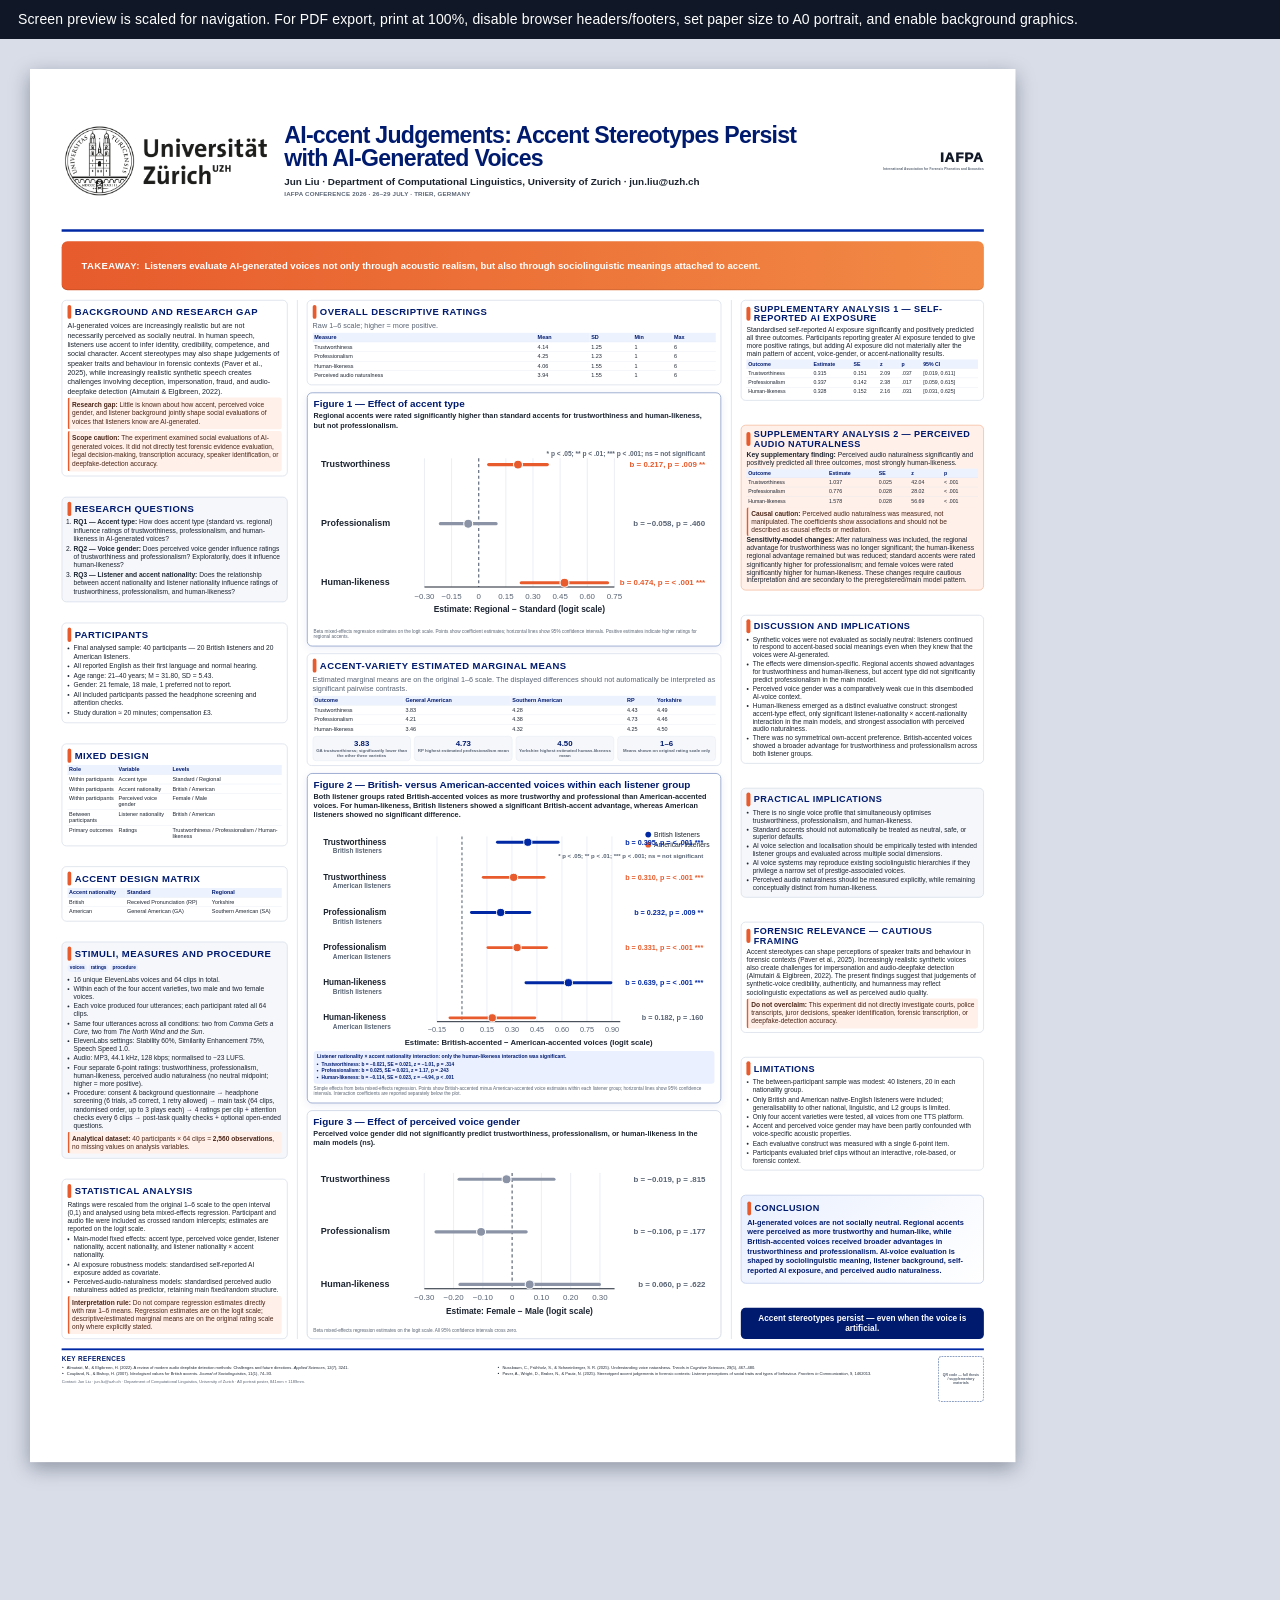
<file: index-before-final-author-figure2-fix.html>
<!doctype html>
<html lang="en">
<head>
  <meta charset="utf-8">
  <meta name="viewport" content="width=device-width, initial-scale=1">
  <title>IAFPA 2026 A0 Poster - AI-ccent Judgements</title>
  <style>
    @page {
      size: 841mm 1189mm;
      margin: 0;
    }

    :root {
      --uzh-blue: #0028a5;
      --uzh-blue-dark: #001b6e;
      --uzh-blue-soft: #eaf0ff;
      --ink: #1c2430;
      --muted: #596474;
      --line: #cfd6e4;
      --paper: #ffffff;
      --wash: #f5f7fb;
      --accent: #e75b2c;
      --accent-soft: #fff0e9;
      --ok: #1b7f58;
      --grey: #8a94a6;
      --poster-w: 841mm;
      --poster-h: 1189mm;
      --safe: 27mm;
    }

    * {
      box-sizing: border-box;
    }

    html,
    body {
      margin: 0;
      min-height: 100%;
      background: #d8dde8;
      color: var(--ink);
      font-family: Inter, "Source Han Sans", "Noto Sans CJK SC", "Helvetica Neue", Arial, sans-serif;
    }

    body {
      overflow: auto;
    }

    .screen-note {
      position: sticky;
      top: 0;
      z-index: 10;
      padding: 10px 18px;
      background: #101827;
      color: #fff;
      font-size: 14px;
      line-height: 1.35;
      letter-spacing: .01em;
    }

    .preview-shell {
      width: 330mm;
      min-height: 398mm;
      padding: 30px;
      transform-origin: top left;
    }

    .poster {
      width: var(--poster-w);
      height: var(--poster-h);
      padding: var(--safe);
      background: var(--paper);
      box-shadow: 0 18px 60px rgba(7, 15, 35, .35);
      transform: scale(.31);
      transform-origin: top left;
      display: grid;
      grid-template-rows: 112mm 42mm minmax(0, 1fr) 70mm;
      gap: 8mm;
      overflow: hidden;
    }

    header.poster-header {
      display: grid;
      grid-template-columns: 178mm 1fr 118mm;
      gap: 12mm;
      align-items: center;
      border-bottom: 2.2mm solid var(--uzh-blue);
      padding-bottom: 7mm;
    }

    .logo-uzh-wrap,
    .logo-iafpa {
      height: 70mm;
      display: flex;
      align-items: center;
      justify-content: center;
    }

    .logo-uzh {
      display: block;
      width: 174mm;
      max-width: 100%;
      height: auto;
      max-height: 64mm;
      object-fit: contain;
    }

    .logo-iafpa {
      flex-direction: column;
      align-items: flex-end;
      justify-content: center;
      text-align: right;
      color: #111827;
      letter-spacing: .02em;
    }

    .logo-iafpa .wordmark {
      font-size: 33pt;
      line-height: .9;
      font-weight: 950;
      letter-spacing: .055em;
    }

    .logo-iafpa .subtitle {
      margin-top: 3mm;
      color: var(--muted);
      font-size: 7.6pt;
      line-height: 1.14;
      font-weight: 750;
      max-width: 105mm;
    }

    .title-block {
      min-width: 0;
    }

    h1 {
      margin: 0 0 5mm;
      color: var(--uzh-blue-dark);
      font-size: 56pt;
      line-height: .98;
      letter-spacing: -1.8pt;
      font-weight: 900;
    }

    .meta {
      font-size: 24pt;
      line-height: 1.25;
      color: var(--ink);
      font-weight: 650;
    }

    .conference {
      margin-top: 3mm;
      color: var(--muted);
      font-size: 15pt;
      font-weight: 700;
      letter-spacing: .03em;
      text-transform: uppercase;
    }

    .takeaway {
      display: flex;
      align-items: center;
      padding: 0 17mm;
      border-radius: 5mm;
      background: linear-gradient(90deg, var(--accent), #f28a45);
      color: #fff;
      box-shadow: inset 0 -1mm 0 rgba(0, 0, 0, .12);
      font-size: 23pt;
      line-height: 1.2;
      font-weight: 800;
    }

    .takeaway strong {
      text-transform: uppercase;
      letter-spacing: .04em;
      margin-right: 4mm;
    }

    main.columns {
      display: grid;
      grid-template-columns: 25fr 47fr 28fr;
      gap: 8mm;
      height: 100%;
      min-height: 0;
      align-items: stretch;
    }

    .column {
      min-width: 0;
      height: 100%;
      min-height: 0;
      display: grid;
    }

    .left {
      grid-template-rows: repeat(7, auto);
      align-content: space-between;
      gap: 3.6mm;
    }

    .center {
      grid-template-rows: auto minmax(148mm, 1fr) auto minmax(218mm, 1.3fr) minmax(128mm, .9fr);
      gap: 6mm;
    }

    .right {
      grid-template-rows: repeat(8, auto);
      align-content: space-between;
      gap: 2.8mm;
    }


    .right section.card {
      padding-top: 3.2mm;
      padding-bottom: 3.2mm;
    }

    .right p {
      line-height: 1.18;
    }

    .right .section-title {
      font-size: 22pt;
      margin-bottom: 2mm;
    }

    .column + .column {
      border-left: .65mm solid var(--line);
      padding-left: 8mm;
    }

    section.card {
      border: .6mm solid var(--line);
      border-radius: 4mm;
      background: #fff;
      padding: 3.8mm 4.4mm;
      break-inside: avoid;
    }

    section.card.tint {
      background: var(--wash);
    }

    section.card.accent-card {
      border-color: #f2ad8a;
      background: var(--accent-soft);
    }

    .section-title {
      display: flex;
      align-items: center;
      gap: 3mm;
      margin: 0 0 2mm;
      color: var(--uzh-blue-dark);
      font-size: 23pt;
      line-height: 1.05;
      font-weight: 900;
      text-transform: uppercase;
      letter-spacing: .045em;
    }

    .section-title::before {
      content: "";
      flex: 0 0 3.2mm;
      width: 3.2mm;
      height: 12mm;
      border-radius: 2mm;
      background: var(--accent);
    }

    p {
      margin: 0 0 1.6mm;
      font-size: 17.2pt;
      line-height: 1.31;
    }

    .center p {
      font-size: 17.6pt;
    }

    .right p {
      font-size: 16.4pt;
    }

    ul,
    ol {
      margin: 0;
      padding-left: 5.2mm;
    }

    li {
      margin: 0 0 1mm;
      font-size: 16.1pt;
      line-height: 1.26;
    }

    .right li {
      font-size: 16.1pt;
      line-height: 1.18;
    }

    .small li,
    .small p {
      font-size: 16pt;
      line-height: 1.23;
    }

    .note-box {
      margin-top: 1.6mm;
      padding: 2.4mm;
      border-left: 1.6mm solid var(--accent);
      border-radius: 2mm;
      background: var(--accent-soft);
      color: #4a2517;
    }

    .note-box p {
      font-size: 16pt;
      margin: 0;
    }

    .callout {
      padding: 3.4mm 4mm;
      border-radius: 3.2mm;
      background: var(--uzh-blue-soft);
      border: .6mm solid #b9c8ec;
      color: var(--uzh-blue-dark);
      font-weight: 800;
    }

    .callout p {
      margin: 0;
      font-size: 15.5pt;
      line-height: 1.25;
    }

    .final-takeaway {
      padding: 5mm;
      border-radius: 4mm;
      background: var(--uzh-blue-dark);
      color: #fff;
      font-size: 20pt;
      line-height: 1.18;
      font-weight: 900;
      text-align: center;
    }

    .conclusion {
      padding: 5mm;
      border-radius: 4mm;
      background: linear-gradient(135deg, var(--uzh-blue-soft), #fff);
      border: .75mm solid #aebee6;
    }

    .conclusion p {
      color: var(--uzh-blue-dark);
      font-size: 17.8pt;
      line-height: 1.3;
      font-weight: 800;
    }

    table {
      width: 100%;
      border-collapse: collapse;
      font-size: 13.2pt;
      line-height: 1.16;
    }

    th,
    td {
      padding: 1.25mm 1.45mm;
      border-bottom: .35mm solid #dde3ef;
      vertical-align: top;
      text-align: left;
    }

    th {
      color: var(--uzh-blue-dark);
      background: #edf2ff;
      font-weight: 850;
    }

    tr:last-child td {
      border-bottom: none;
    }

    .compact-table {
      font-size: 12.6pt;
    }

    .data-grid {
      display: grid;
      grid-template-columns: 1fr 1fr;
      gap: 4mm;
    }

    .figure-card {
      border: .7mm solid #bcc8dc;
      border-radius: 4.5mm;
      padding: 4.6mm 5mm;
      background: #fff;
      break-inside: avoid;
    }

    .figure-card.major {
      border-width: .9mm;
      border-color: #99abd0;
      box-shadow: 0 2mm 7mm rgba(0, 40, 165, .08);
    }

    .figure-title {
      margin: 0 0 2mm;
      color: var(--uzh-blue-dark);
      font-size: 24pt;
      line-height: 1.08;
      font-weight: 900;
    }

    .figure-key {
      margin: 0 0 2mm;
      color: var(--ink);
      font-size: 16.5pt;
      line-height: 1.25;
      font-weight: 700;
    }

    .caption {
      margin-top: 1.6mm;
      color: var(--muted);
      font-size: 11.3pt;
      line-height: 1.25;
    }


    .figure-card {
      display: flex;
      flex-direction: column;
      min-height: 0;
    }

    .center .figure-card {
      height: 100%;
    }

    .forest-svg {
      flex: 1 1 auto;
      min-height: 92mm;
    }

    .figure-card.compact .forest-svg {
      min-height: 70mm;
    }

    .interaction-note {
      margin-top: 2mm;
      padding: 2mm 2.8mm;
      border-radius: 2.5mm;
      background: var(--uzh-blue-soft);
      color: var(--uzh-blue-dark);
      font-size: 12.2pt;
      line-height: 1.24;
      font-weight: 750;
    }

    .interaction-note ul {
      margin-top: 1.5mm;
      padding-left: 4mm;
    }

    .interaction-note li {
      font-size: 11.6pt;
      line-height: 1.18;
      margin-bottom: .8mm;
    }

    svg {
      width: 100%;
      height: auto;
      display: block;
    }

    .sig {
      color: var(--accent);
      font-weight: 900;
    }

    .muted {
      color: var(--muted);
    }

    .pill {
      display: inline-block;
      margin: 0 1.2mm 1.2mm 0;
      padding: 1mm 2mm;
      border-radius: 99px;
      background: var(--uzh-blue-soft);
      color: var(--uzh-blue-dark);
      font-size: 11.5pt;
      font-weight: 800;
    }

    .stat-strip {
      display: grid;
      grid-template-columns: repeat(4, 1fr);
      gap: 3mm;
      margin-top: 2mm;
    }

    .stat-box {
      padding: 2.4mm;
      border-radius: 3mm;
      background: var(--wash);
      border: .45mm solid #dce3ef;
      text-align: center;
    }

    .stat-box b {
      display: block;
      color: var(--uzh-blue-dark);
      font-size: 19pt;
      line-height: 1;
    }

    .stat-box span {
      display: block;
      margin-top: 1mm;
      color: var(--muted);
      font-size: 10.5pt;
      line-height: 1.1;
      font-weight: 700;
    }

    footer.poster-footer {
      display: grid;
      grid-template-columns: 1fr 39mm;
      gap: 8mm;
      border-top: 1.8mm solid var(--uzh-blue);
      padding-top: 5mm;
      min-height: 0;
    }

    .references h2,
    .contact h2 {
      margin: 0 0 2mm;
      color: var(--uzh-blue-dark);
      font-size: 15.5pt;
      line-height: 1;
      font-weight: 900;
      text-transform: uppercase;
      letter-spacing: .06em;
    }

    .references ul {
      columns: 2;
      column-gap: 8mm;
      padding-left: 4.4mm;
    }

    .references li,
    .contact p {
      font-size: 9.8pt;
      line-height: 1.18;
      margin-bottom: 1mm;
    }

    .qr-box {
      width: 39mm;
      height: 39mm;
      border: .9mm dashed #8ea0c2;
      border-radius: 3mm;
      display: flex;
      align-items: center;
      justify-content: center;
      text-align: center;
      color: var(--muted);
      font-size: 8.5pt;
      line-height: 1.2;
      font-weight: 800;
      padding: 2.4mm;
    }

    .footer-meta {
      margin-top: 2mm;
      color: var(--muted);
      font-size: 9.8pt;
      line-height: 1.25;
    }

    @media print {
      html,
      body {
        width: 841mm;
        height: 1189mm;
        background: #fff;
        overflow: hidden;
      }

      .screen-note {
        display: none;
      }

      .preview-shell {
        width: 841mm;
        height: 1189mm;
        padding: 0;
      }

      .poster {
        width: 841mm;
        height: 1189mm;
        transform: none;
        box-shadow: none;
      }

      * {
        print-color-adjust: exact;
        -webkit-print-color-adjust: exact;
      }
    }
  </style>
</head>
<body>
  <div class="screen-note">
    Screen preview is scaled for navigation. For PDF export, print at 100%, disable browser headers/footers, set paper size to A0 portrait, and enable background graphics.
  </div>
  <div class="preview-shell">
    <article class="poster" aria-label="IAFPA 2026 A0 academic poster">
      <header class="poster-header">
        <div class="logo-uzh-wrap"><img src="[data-uri]" alt="University of Zurich logo" class="logo-uzh"></div>
        <div class="title-block">
          <h1>AI-ccent Judgements: Accent Stereotypes Persist with AI-Generated Voices</h1>
          <div class="meta">Jun Liu · Department of Computational Linguistics, University of Zurich · jun.liu@uzh.ch</div>
          <div class="conference">IAFPA Conference 2026 · 26–29 July · Trier, Germany</div>
        </div>
        <div class="logo-iafpa" aria-label="IAFPA wordmark placeholder for future official logo replacement"><div class="wordmark">IAFPA</div><div class="subtitle">International Association for Forensic Phonetics and Acoustics</div></div>
      </header>

      <div class="takeaway"><strong>Takeaway:</strong> Listeners evaluate AI-generated voices not only through acoustic realism, but also through sociolinguistic meanings attached to accent.</div>

      <main class="columns">
        <div class="column left">
          <section class="card">
            <h2 class="section-title">Background and research gap</h2>
            <p>AI-generated voices are increasingly realistic but are not necessarily perceived as socially neutral. In human speech, listeners use accent to infer identity, credibility, competence, and social character. Accent stereotypes may also shape judgements of speaker traits and behaviour in forensic contexts (Paver et al., 2025), while increasingly realistic synthetic speech creates challenges involving deception, impersonation, fraud, and audio-deepfake detection (Almutairi &amp; Elgibreen, 2022).</p>
            <div class="note-box"><p><strong>Research gap:</strong> Little is known about how accent, perceived voice gender, and listener background jointly shape social evaluations of voices that listeners know are AI-generated.</p></div>
            <div class="note-box"><p><strong>Scope caution:</strong> The experiment examined social evaluations of AI-generated voices. It did not directly test forensic evidence evaluation, legal decision-making, transcription accuracy, speaker identification, or deepfake-detection accuracy.</p></div>
          </section>

          <section class="card tint">
            <h2 class="section-title">Research questions</h2>
            <ol>
              <li><strong>RQ1 — Accent type:</strong> How does accent type (standard vs. regional) influence ratings of trustworthiness, professionalism, and human-likeness in AI-generated voices?</li>
              <li><strong>RQ2 — Voice gender:</strong> Does perceived voice gender influence ratings of trustworthiness and professionalism? Exploratorily, does it influence human-likeness?</li>
              <li><strong>RQ3 — Listener and accent nationality:</strong> Does the relationship between accent nationality and listener nationality influence ratings of trustworthiness, professionalism, and human-likeness?</li>
            </ol>
          </section>

          <section class="card">
            <h2 class="section-title">Participants</h2>
            <ul>
              <li>Final analysed sample: 40 participants — 20 British listeners and 20 American listeners.</li>
              <li>All reported English as their first language and normal hearing.</li>
              <li>Age range: 21–40 years; M = 31.80, SD = 5.43.</li>
              <li>Gender: 21 female, 18 male, 1 preferred not to report.</li>
              <li>All included participants passed the headphone screening and attention checks.</li>
              <li>Study duration ≈ 20 minutes; compensation £3.</li>
            </ul>
          </section>

          <section class="card">
            <h2 class="section-title">Mixed design</h2>
            <table>
              <thead><tr><th>Role</th><th>Variable</th><th>Levels</th></tr></thead>
              <tbody>
                <tr><td>Within participants</td><td>Accent type</td><td>Standard / Regional</td></tr>
                <tr><td>Within participants</td><td>Accent nationality</td><td>British / American</td></tr>
                <tr><td>Within participants</td><td>Perceived voice gender</td><td>Female / Male</td></tr>
                <tr><td>Between participants</td><td>Listener nationality</td><td>British / American</td></tr>
                <tr><td>Primary outcomes</td><td>Ratings</td><td>Trustworthiness / Professionalism / Human-likeness</td></tr>
              </tbody>
            </table>
          </section>

          <section class="card">
            <h2 class="section-title">Accent design matrix</h2>
            <table>
              <thead><tr><th>Accent nationality</th><th>Standard</th><th>Regional</th></tr></thead>
              <tbody>
                <tr><td>British</td><td>Received Pronunciation (RP)</td><td>Yorkshire</td></tr>
                <tr><td>American</td><td>General American (GA)</td><td>Southern American (SA)</td></tr>
              </tbody>
            </table>
          </section>

          <section class="card tint small">
            <h2 class="section-title">Stimuli, measures and procedure</h2>
            <p><span class="pill">voices</span><span class="pill">ratings</span><span class="pill">procedure</span></p>
            <ul>
              <li>16 unique ElevenLabs voices and 64 clips in total.</li>
              <li>Within each of the four accent varieties, two male and two female voices.</li>
              <li>Each voice produced four utterances; each participant rated all 64 clips.</li>
              <li>Same four utterances across all conditions: two from <em>Comma Gets a Cure</em>, two from <em>The North Wind and the Sun</em>.</li>
              <li>ElevenLabs settings: Stability 60%, Similarity Enhancement 75%, Speech Speed 1.0.</li>
              <li>Audio: MP3, 44.1 kHz, 128 kbps; normalised to −23 LUFS.</li>
              <li>Four separate 6-point ratings: trustworthiness, professionalism, human-likeness, perceived audio naturalness (no neutral midpoint; higher = more positive).</li>
              <li>Procedure: consent &amp; background questionnaire → headphone screening (6 trials, ≥5 correct, 1 retry allowed) → main task (64 clips, randomised order, up to 3 plays each) → 4 ratings per clip + attention checks every 6 clips → post-task quality checks + optional open-ended questions.</li>
            </ul>
            <div class="note-box"><p><strong>Analytical dataset:</strong> 40 participants × 64 clips = <strong>2,560 observations</strong>, no missing values on analysis variables.</p></div>
          </section>

          <section class="card small">
            <h2 class="section-title">Statistical analysis</h2>
            <p>Ratings were rescaled from the original 1–6 scale to the open interval (0,1) and analysed using beta mixed-effects regression. Participant and audio file were included as crossed random intercepts; estimates are reported on the logit scale.</p>
            <ul>
              <li>Main-model fixed effects: accent type, perceived voice gender, listener nationality, accent nationality, and listener nationality × accent nationality.</li>
              <li>AI exposure robustness models: standardised self-reported AI exposure added as covariate.</li>
              <li>Perceived-audio-naturalness models: standardised perceived audio naturalness added as predictor, retaining main fixed/random structure.</li>
            </ul>
            <div class="note-box"><p><strong>Interpretation rule:</strong> Do not compare regression estimates directly with raw 1–6 means. Regression estimates are on the logit scale; descriptive/estimated marginal means are on the original rating scale only where explicitly stated.</p></div>
          </section>
        </div>

        <div class="column center">
          <section class="card">
            <h2 class="section-title">Overall descriptive ratings</h2>
            <p class="muted">Raw 1–6 scale; higher = more positive.</p>
            <table>
              <thead><tr><th>Measure</th><th>Mean</th><th>SD</th><th>Min</th><th>Max</th></tr></thead>
              <tbody>
                <tr><td>Trustworthiness</td><td>4.14</td><td>1.25</td><td>1</td><td>6</td></tr>
                <tr><td>Professionalism</td><td>4.25</td><td>1.23</td><td>1</td><td>6</td></tr>
                <tr><td>Human-likeness</td><td>4.06</td><td>1.55</td><td>1</td><td>6</td></tr>
                <tr><td>Perceived audio naturalness</td><td>3.94</td><td>1.55</td><td>1</td><td>6</td></tr>
              </tbody>
            </table>
          </section>

          <section class="figure-card major">
            <h2 class="figure-title">Figure 1 — Effect of accent type</h2>
            <p class="figure-key">Regional accents were rated significantly higher than standard accents for trustworthiness and human-likeness, but not professionalism.</p>
            <svg id="figure1Plot" class="forest-svg" viewBox="0 0 760 330" role="img" aria-label="Forest plot of accent type effects"></svg>
            <div class="caption">Beta mixed-effects regression estimates on the logit scale. Points show coefficient estimates; horizontal lines show 95% confidence intervals. Positive estimates indicate higher ratings for regional accents.</div>
          </section>

          <section class="card">
            <h2 class="section-title">Accent-variety estimated marginal means</h2>
            <p class="muted">Estimated marginal means are on the original 1–6 scale. The displayed differences should not automatically be interpreted as significant pairwise contrasts.</p>
            <table>
              <thead><tr><th>Outcome</th><th>General American</th><th>Southern American</th><th>RP</th><th>Yorkshire</th></tr></thead>
              <tbody>
                <tr><td>Trustworthiness</td><td>3.83</td><td>4.28</td><td>4.43</td><td>4.49</td></tr>
                <tr><td>Professionalism</td><td>4.21</td><td>4.38</td><td>4.73</td><td>4.46</td></tr>
                <tr><td>Human-likeness</td><td>3.46</td><td>4.32</td><td>4.25</td><td>4.50</td></tr>
              </tbody>
            </table>
            <div class="stat-strip">
              <div class="stat-box"><b>3.83</b><span>GA trustworthiness; significantly lower than the other three varieties</span></div>
              <div class="stat-box"><b>4.73</b><span>RP highest estimated professionalism mean</span></div>
              <div class="stat-box"><b>4.50</b><span>Yorkshire highest estimated human-likeness mean</span></div>
              <div class="stat-box"><b>1–6</b><span>Means shown on original rating scale only</span></div>
            </div>
          </section>

          <section class="figure-card major">
            <h2 class="figure-title">Figure 2 — British- versus American-accented voices within each listener group</h2>
            <p class="figure-key">Both listener groups rated British-accented voices as more trustworthy and professional than American-accented voices. For human-likeness, British listeners showed a significant British-accent advantage, whereas American listeners showed no significant difference.</p>
            <svg id="figure2Plot" class="forest-svg" viewBox="0 0 820 470" role="img" aria-label="Forest plot of British-accented minus American-accented voice simple effects"></svg>
            <div class="interaction-note">Listener nationality × accent nationality interaction: only the human-likeness interaction was significant.
              <ul>
                <li>Trustworthiness: b = −0.021, SE = 0.021, z = −1.01, p = .314</li>
                <li>Professionalism: b = 0.025, SE = 0.021, z = 1.17, p = .243</li>
                <li>Human-likeness: b = −0.114, SE = 0.023, z = −4.94, p &lt; .001</li>
              </ul>
            </div>
            <div class="caption">Simple effects from beta mixed-effects regression. Points show British-accented minus American-accented voice estimates within each listener group; horizontal lines show 95% confidence intervals. Interaction coefficients are reported separately below the plot.</div>
          </section>

          <section class="figure-card compact accent-card">
            <h2 class="figure-title">Figure 3 — Effect of perceived voice gender</h2>
            <p class="figure-key">Perceived voice gender did not significantly predict trustworthiness, professionalism, or human-likeness in the main models (ns).</p>
            <svg id="figure3Plot" class="forest-svg" viewBox="0 0 760 305" role="img" aria-label="Forest plot of perceived voice gender effects"></svg>
            <div class="caption">Beta mixed-effects regression estimates on the logit scale. All 95% confidence intervals cross zero.</div>
          </section>
        </div>

        <div class="column right">
          <section class="card">
            <h2 class="section-title">Supplementary analysis 1 — Self-reported AI exposure</h2>
            <p>Standardised self-reported AI exposure significantly and positively predicted all three outcomes. Participants reporting greater AI exposure tended to give more positive ratings, but adding AI exposure did not materially alter the main pattern of accent, voice-gender, or accent-nationality results.</p>
            <table class="compact-table">
              <thead><tr><th>Outcome</th><th>Estimate</th><th>SE</th><th>z</th><th>p</th><th>95% CI</th></tr></thead>
              <tbody>
                <tr><td>Trustworthiness</td><td>0.315</td><td>0.151</td><td>2.09</td><td>.037</td><td>[0.019, 0.611]</td></tr>
                <tr><td>Professionalism</td><td>0.337</td><td>0.142</td><td>2.38</td><td>.017</td><td>[0.059, 0.615]</td></tr>
                <tr><td>Human-likeness</td><td>0.328</td><td>0.152</td><td>2.16</td><td>.031</td><td>[0.031, 0.625]</td></tr>
              </tbody>
            </table>
          </section>

          <section class="card accent-card">
            <h2 class="section-title">Supplementary analysis 2 — Perceived audio naturalness</h2>
            <p><strong>Key supplementary finding:</strong> Perceived audio naturalness significantly and positively predicted all three outcomes, most strongly human-likeness.</p>
            <table class="compact-table">
              <thead><tr><th>Outcome</th><th>Estimate</th><th>SE</th><th>z</th><th>p</th></tr></thead>
              <tbody>
                <tr><td>Trustworthiness</td><td>1.037</td><td>0.025</td><td>42.04</td><td>&lt; .001</td></tr>
                <tr><td>Professionalism</td><td>0.776</td><td>0.028</td><td>28.02</td><td>&lt; .001</td></tr>
                <tr><td>Human-likeness</td><td>1.578</td><td>0.028</td><td>56.69</td><td>&lt; .001</td></tr>
              </tbody>
            </table>
            <div class="note-box"><p><strong>Causal caution:</strong> Perceived audio naturalness was measured, not manipulated. The coefficients show associations and should not be described as causal effects or mediation.</p></div>
            <p class="small"><strong>Sensitivity-model changes:</strong> After naturalness was included, the regional advantage for trustworthiness was no longer significant; the human-likeness regional advantage remained but was reduced; standard accents were rated significantly higher for professionalism; and female voices were rated significantly higher for human-likeness. These changes require cautious interpretation and are secondary to the preregistered/main model pattern.</p>
          </section>

          <section class="card">
            <h2 class="section-title">Discussion and implications</h2>
            <ul>
              <li>Synthetic voices were not evaluated as socially neutral: listeners continued to respond to accent-based social meanings even when they knew that the voices were AI-generated.</li>
              <li>The effects were dimension-specific. Regional accents showed advantages for trustworthiness and human-likeness, but accent type did not significantly predict professionalism in the main model.</li>
              <li>Perceived voice gender was a comparatively weak cue in this disembodied AI-voice context.</li>
              <li>Human-likeness emerged as a distinct evaluative construct: strongest accent-type effect, only significant listener-nationality × accent-nationality interaction in the main models, and strongest association with perceived audio naturalness.</li>
              <li>There was no symmetrical own-accent preference. British-accented voices showed a broader advantage for trustworthiness and professionalism across both listener groups.</li>
            </ul>
          </section>

          <section class="card tint">
            <h2 class="section-title">Practical implications</h2>
            <ul>
              <li>There is no single voice profile that simultaneously optimises trustworthiness, professionalism, and human-likeness.</li>
              <li>Standard accents should not automatically be treated as neutral, safe, or superior defaults.</li>
              <li>AI voice selection and localisation should be empirically tested with intended listener groups and evaluated across multiple social dimensions.</li>
              <li>AI voice systems may reproduce existing sociolinguistic hierarchies if they privilege a narrow set of prestige-associated voices.</li>
              <li>Perceived audio naturalness should be measured explicitly, while remaining conceptually distinct from human-likeness.</li>
            </ul>
          </section>

          <section class="card small">
            <h2 class="section-title">Forensic relevance — cautious framing</h2>
            <p>Accent stereotypes can shape perceptions of speaker traits and behaviour in forensic contexts (Paver et al., 2025). Increasingly realistic synthetic voices also create challenges for impersonation and audio-deepfake detection (Almutairi &amp; Elgibreen, 2022). The present findings suggest that judgements of synthetic-voice credibility, authenticity, and humanness may reflect sociolinguistic expectations as well as perceived audio quality.</p>
            <div class="note-box"><p><strong>Do not overclaim:</strong> This experiment did not directly investigate courts, police transcripts, juror decisions, speaker identification, forensic transcription, or deepfake-detection accuracy.</p></div>
          </section>

          <section class="card small">
            <h2 class="section-title">Limitations</h2>
            <ul>
              <li>The between-participant sample was modest: 40 listeners, 20 in each nationality group.</li>
              <li>Only British and American native-English listeners were included; generalisability to other national, linguistic, and L2 groups is limited.</li>
              <li>Only four accent varieties were tested, all voices from one TTS platform.</li>
              <li>Accent and perceived voice gender may have been partly confounded with voice-specific acoustic properties.</li>
              <li>Each evaluative construct was measured with a single 6-point item.</li>
              <li>Participants evaluated brief clips without an interactive, role-based, or forensic context.</li>
            </ul>
          </section>

          <section class="conclusion">
            <h2 class="section-title">Conclusion</h2>
            <p>AI-generated voices are not socially neutral. Regional accents were perceived as more trustworthy and human-like, while British-accented voices received broader advantages in trustworthiness and professionalism. AI-voice evaluation is shaped by sociolinguistic meaning, listener background, self-reported AI exposure, and perceived audio naturalness.</p>
          </section>

          <div class="final-takeaway">Accent stereotypes persist — even when the voice is artificial.</div>
        </div>
      </main>

      <footer class="poster-footer">
        <div>
          <div class="references">
            <h2>Key references</h2>
            <ul>
              <li>Almutairi, M., &amp; Elgibreen, H. (2022). A review of modern audio deepfake detection methods: Challenges and future directions. <em>Applied Sciences</em>, 12(7), 3241.</li>
              <li>Coupland, N., &amp; Bishop, H. (2007). Ideologised values for British accents. <em>Journal of Sociolinguistics</em>, 11(1), 74–93.</li>
              <li>Nussbaum, C., Frühholz, S., &amp; Schweinberger, S. R. (2025). Understanding voice naturalness. <em>Trends in Cognitive Sciences</em>, 29(5), 467–480.</li>
              <li>Paver, A., Wright, D., Braber, N., &amp; Pautz, N. (2025). Stereotyped accent judgements in forensic contexts: Listener perceptions of social traits and types of behaviour. <em>Frontiers in Communication</em>, 9, 1462013.</li>
            </ul>
          </div>
          <div class="footer-meta">Contact: Jun Liu · jun.liu@uzh.ch · Department of Computational Linguistics, University of Zurich · A0 portrait poster, 841mm × 1189mm.</div>
        </div>
        <div class="qr-box">QR code — full thesis / supplementary materials</div>
      </footer>
    </article>
  </div>

  <script>
    const figure1Data = [
      { outcome: "Trustworthiness", estimate: 0.217, lower: 0.055, upper: 0.379, se: 0.083, z: 2.63, p: ".009", significance: "**" },
      { outcome: "Professionalism", estimate: -0.058, lower: -0.212, upper: 0.096, se: 0.079, z: -0.74, p: ".460", significance: "ns" },
      { outcome: "Human-likeness", estimate: 0.474, lower: 0.235, upper: 0.712, se: 0.122, z: 3.90, p: "< .001", significance: "***" }
    ];

    const figure2Data = [
      { outcome: "Trustworthiness", listener: "British listeners", estimate: 0.395, lower: 0.213, upper: 0.577, se: 0.093, z: 4.25, p: "< .001", significance: "***" },
      { outcome: "Trustworthiness", listener: "American listeners", estimate: 0.310, lower: 0.128, upper: 0.492, se: 0.093, z: 3.33, p: "< .001", significance: "***" },
      { outcome: "Professionalism", listener: "British listeners", estimate: 0.232, lower: 0.057, upper: 0.407, se: 0.089, z: 2.60, p: ".009", significance: "**" },
      { outcome: "Professionalism", listener: "American listeners", estimate: 0.331, lower: 0.156, upper: 0.507, se: 0.090, z: 3.70, p: "< .001", significance: "***" },
      { outcome: "Human-likeness", listener: "British listeners", estimate: 0.639, lower: 0.384, upper: 0.894, se: 0.130, z: 4.91, p: "< .001", significance: "***" },
      { outcome: "Human-likeness", listener: "American listeners", estimate: 0.182, lower: -0.072, upper: 0.437, se: 0.130, z: 1.40, p: ".160", significance: "ns" }
    ];

    const figure3Data = [
      { outcome: "Trustworthiness", estimate: -0.019, lower: -0.181, upper: 0.143, se: 0.083, z: -0.23, p: ".815", significance: "ns" },
      { outcome: "Professionalism", estimate: -0.106, lower: -0.260, upper: 0.048, se: 0.079, z: -1.35, p: ".177", significance: "ns" },
      { outcome: "Human-likeness", estimate: 0.060, lower: -0.178, upper: 0.298, se: 0.121, z: 0.49, p: ".622", significance: "ns" }
    ];

    function svgEl(name, attrs = {}, text = "") {
      const el = document.createElementNS("http://www.w3.org/2000/svg", name);
      Object.entries(attrs).forEach(([key, value]) => el.setAttribute(key, value));
      if (text) el.textContent = text;
      return el;
    }

    function formatEstimate(value) {
      return value < 0 ? `−${Math.abs(value).toFixed(3)}` : value.toFixed(3);
    }

    function renderForestPlot({ svgId, data, domainMin, domainMax, axisLabel, rowLabel, colorMode, ticks, showLegend = false, showSigRules = false }) {
      const svg = document.getElementById(svgId);
      const vb = svg.viewBox.baseVal;
      const width = vb.width || Number(svg.getAttribute("viewBox").split(/\s+/)[2]);
      const height = vb.height || Number(svg.getAttribute("viewBox").split(/\s+/)[3]);
      const plotLeft = showLegend ? 250 : 210;
      const plotRight = 190;
      const plotTop = 42;
      const plotBottom = 64;
      const plotWidth = width - plotLeft - plotRight;
      const plotHeight = height - plotTop - plotBottom;
      const rowGap = data.length > 1 ? plotHeight / (data.length - 1) : 0;
      const x = value => plotLeft + ((value - domainMin) / (domainMax - domainMin)) * plotWidth;

      svg.innerHTML = "";
      svg.appendChild(svgEl("rect", { x: 0, y: 0, width, height, fill: "#fff" }));

      ticks.forEach(tick => {
        const tx = x(tick);
        svg.appendChild(svgEl("line", { x1: tx, y1: plotTop - 12, x2: tx, y2: height - plotBottom + 8, stroke: tick === 0 ? "#596474" : "#d7deeb", "stroke-width": tick === 0 ? 2.2 : 1, "stroke-dasharray": tick === 0 ? "6 5" : "" }));
        svg.appendChild(svgEl("text", { x: tx, y: height - 34, "text-anchor": "middle", "font-size": 15, fill: "#596474" }, tick < 0 ? `−${Math.abs(tick).toFixed(2)}` : tick.toFixed(tick === 0 ? 0 : 2)));
      });

      svg.appendChild(svgEl("line", { x1: plotLeft, y1: height - plotBottom + 8, x2: width - plotRight, y2: height - plotBottom + 8, stroke: "#1c2430", "stroke-width": 2 }));

      if (showLegend) {
        svg.appendChild(svgEl("circle", { cx: width - 132, cy: 26, r: 6, fill: "#0028a5" }));
        svg.appendChild(svgEl("text", { x: width - 120, y: 31, "font-size": 14, fill: "#1c2430" }, "British listeners"));
        svg.appendChild(svgEl("circle", { cx: width - 132, cy: 47, r: 6, fill: "#e75b2c" }));
        svg.appendChild(svgEl("text", { x: width - 120, y: 52, "font-size": 14, fill: "#1c2430" }, "American listeners"));
      }
      if (showSigRules) {
        svg.appendChild(svgEl("text", { x: width - 18, y: showLegend ? 75 : 26, "text-anchor": "end", "font-size": 12.5, "font-weight": 750, fill: "#596474" }, "* p < .05; ** p < .01; *** p < .001; ns = not significant"));
      }

      data.forEach((d, i) => {
        const y = plotTop + i * rowGap;
        const significant = d.significance !== "ns";
        const color = colorMode === "listener" ? (d.listener.startsWith("British") ? "#0028a5" : "#e75b2c") : (significant ? "#e75b2c" : "#8a94a6");
        const label = rowLabel(d);
        svg.appendChild(svgEl("text", { x: 14, y: y + 5, "font-size": 17, "font-weight": 850, fill: "#1c2430" }, label.primary));
        if (label.secondary) {
          svg.appendChild(svgEl("text", { x: 34, y: y + 23, "font-size": 13.5, "font-weight": 700, fill: "#596474" }, label.secondary));
        }
        svg.appendChild(svgEl("line", { x1: x(d.lower), y1: y, x2: x(d.upper), y2: y, stroke: color, "stroke-width": 6, "stroke-linecap": "round" }));
        svg.appendChild(svgEl("circle", { cx: x(d.estimate), cy: y, r: 8.5, fill: color, stroke: "#fff", "stroke-width": 2 }));
        const statX = width - 18;
        const statText = `b = ${formatEstimate(d.estimate)}, p = ${d.p}${d.significance !== "ns" ? ` ${d.significance}` : ""}`;
        svg.appendChild(svgEl("text", { x: statX, y: y + 5, "text-anchor": "end", "font-size": 15, "font-weight": 850, fill: significant && colorMode !== "figure3" ? color : "#596474" }, statText));
      });

      svg.appendChild(svgEl("text", { x: plotLeft + plotWidth / 2, y: height - 8, "text-anchor": "middle", "font-size": 16, "font-weight": 850, fill: "#1c2430" }, axisLabel));
    }

    document.addEventListener("DOMContentLoaded", () => {
      renderForestPlot({
        svgId: "figure1Plot",
        data: figure1Data,
        domainMin: -0.30,
        domainMax: 0.75,
        ticks: [-0.30, -0.15, 0, 0.15, 0.30, 0.45, 0.60, 0.75],
        axisLabel: "Estimate: Regional − Standard (logit scale)",
        rowLabel: d => ({ primary: d.outcome }),
        colorMode: "significance",
        showSigRules: true
      });

      renderForestPlot({
        svgId: "figure2Plot",
        data: figure2Data,
        domainMin: -0.15,
        domainMax: 0.95,
        ticks: [-0.15, 0, 0.15, 0.30, 0.45, 0.60, 0.75, 0.90],
        axisLabel: "Estimate: British-accented − American-accented voices (logit scale)",
        rowLabel: d => ({ primary: d.outcome, secondary: d.listener }),
        colorMode: "listener",
        showLegend: true,
        showSigRules: true
      });

      renderForestPlot({
        svgId: "figure3Plot",
        data: figure3Data,
        domainMin: -0.30,
        domainMax: 0.35,
        ticks: [-0.30, -0.20, -0.10, 0, 0.10, 0.20, 0.30],
        axisLabel: "Estimate: Female − Male (logit scale)",
        rowLabel: d => ({ primary: d.outcome }),
        colorMode: "figure3"
      });
    });
  </script>
</body>
</html>
</file>
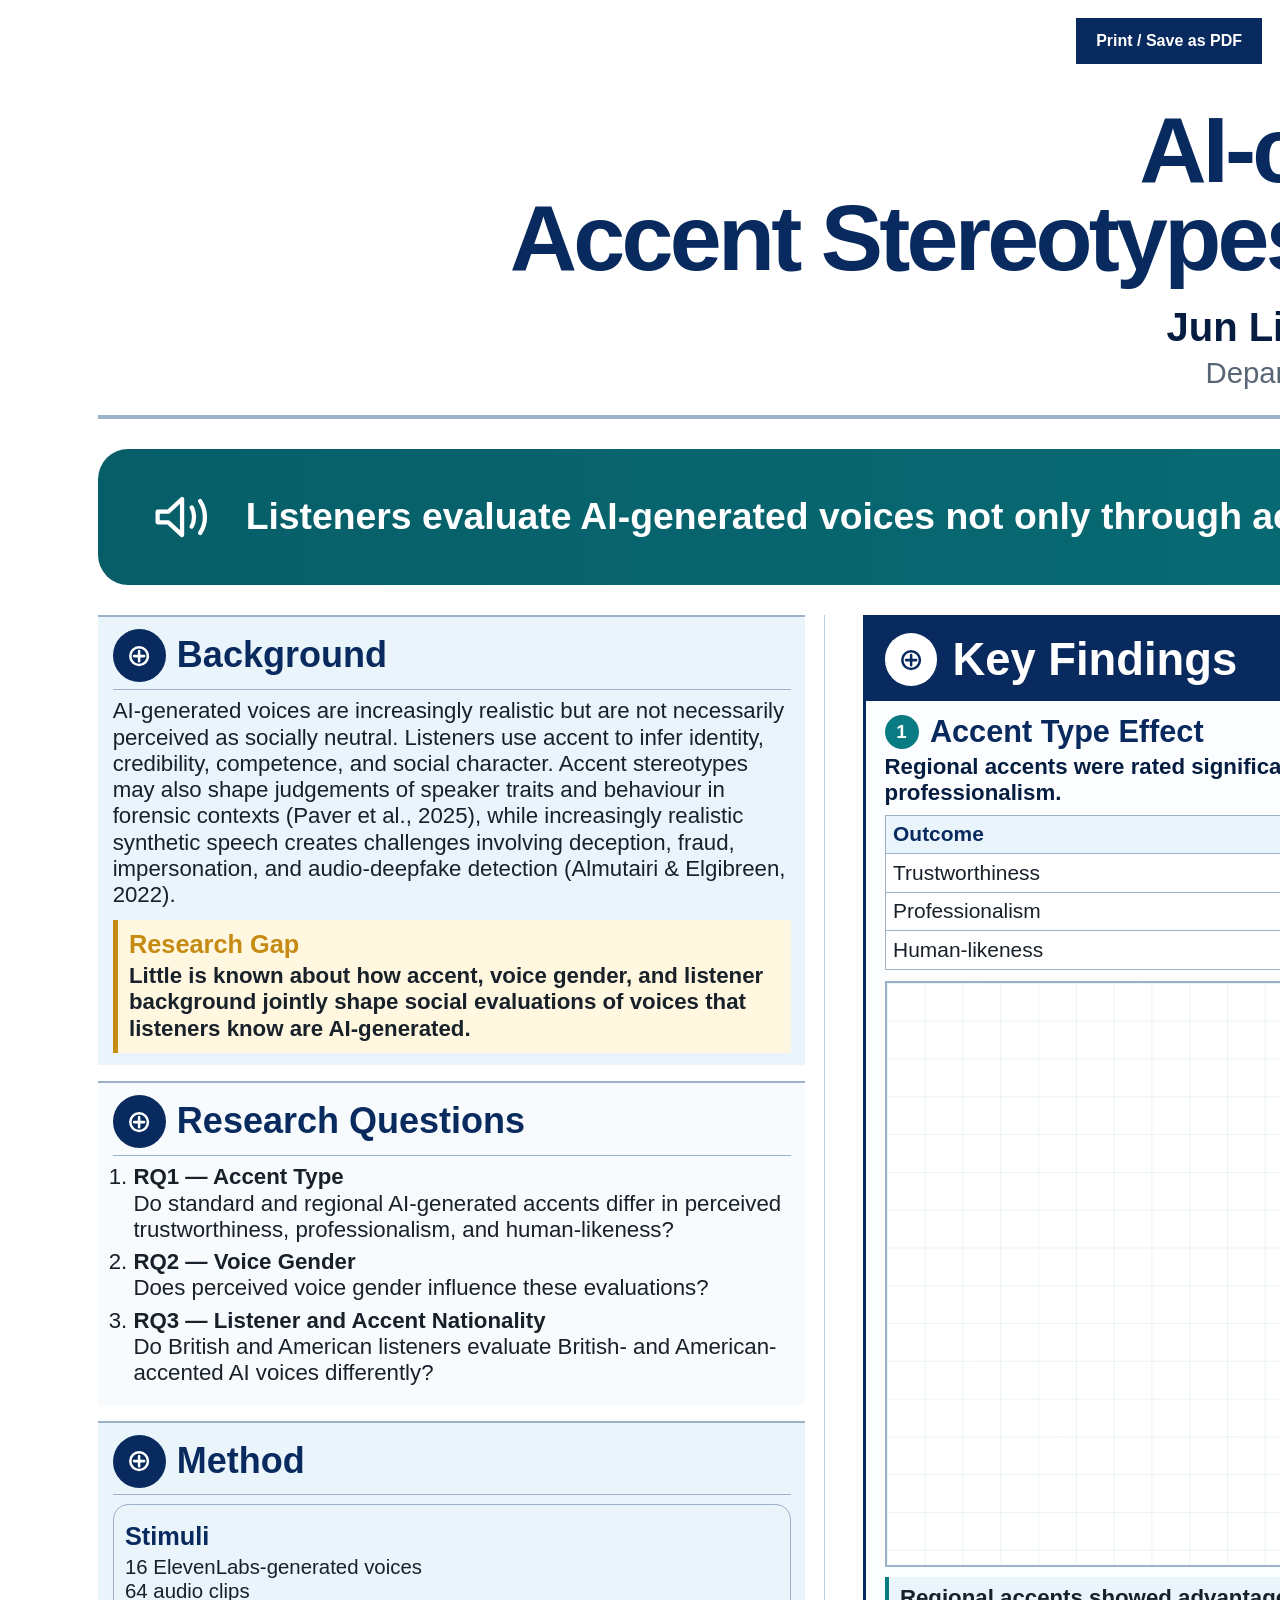
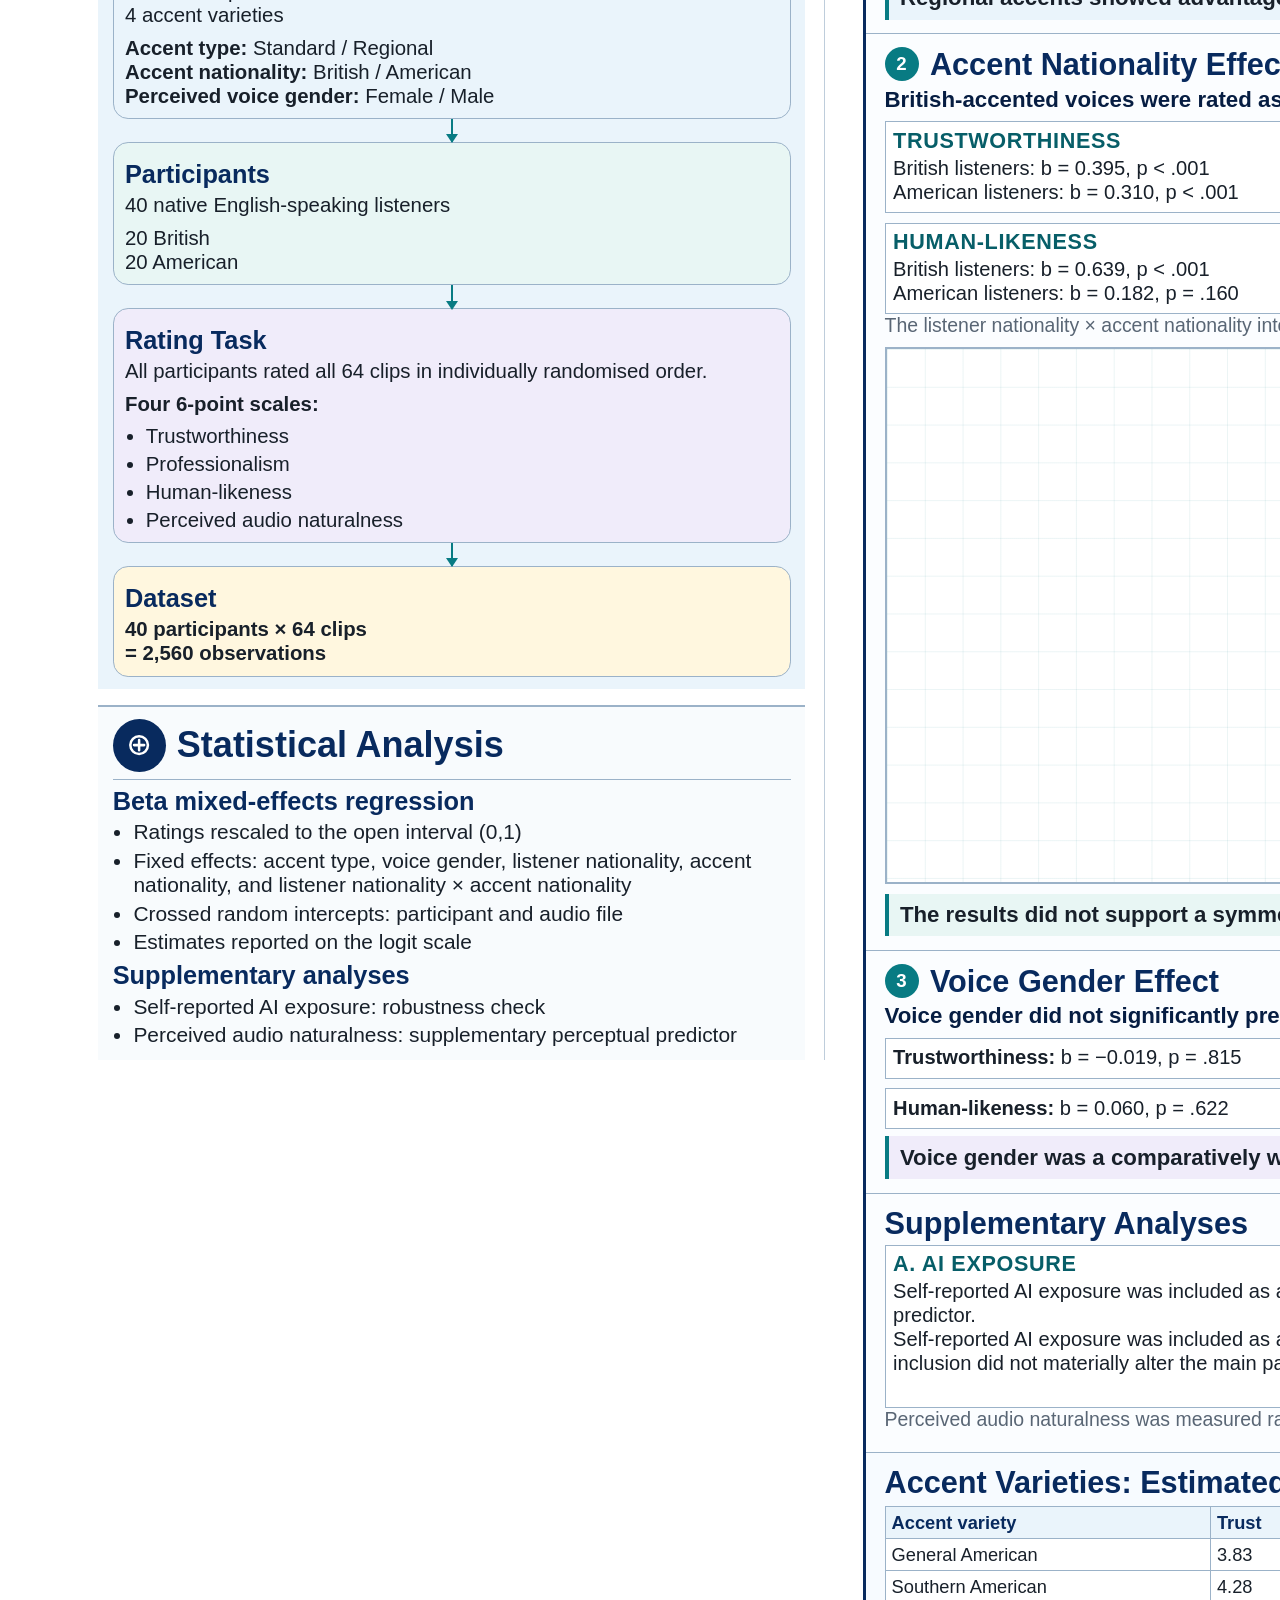
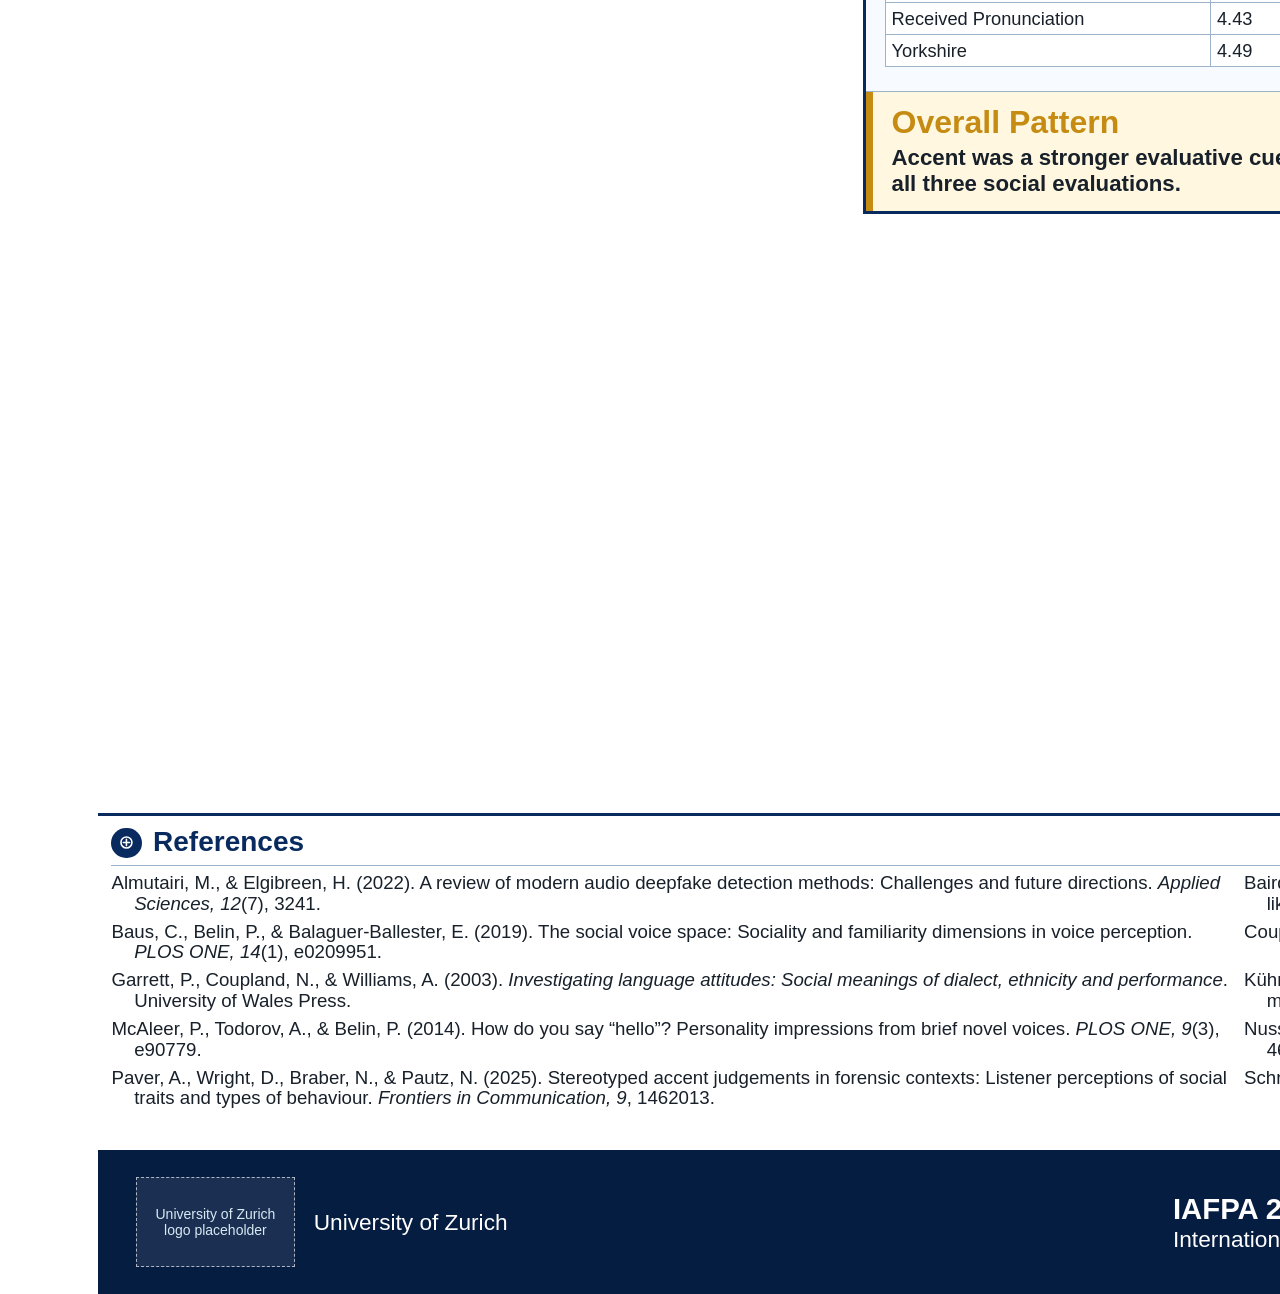
<file: index-broken-backup.html>
<!DOCTYPE html>
<html lang="en">
<head>
  <meta charset="UTF-8">
  <meta name="viewport" content="width=device-width, initial-scale=1.0">
  <title>AI-ccent Judgements — IAFPA 2026 Poster</title>
  <link rel="stylesheet" href="./styles.css">
</head>
<body>
  <button class="print-button screen-only" type="button" onclick="window.print()">Print / Save as PDF</button>

  <main class="poster" aria-label="A0 academic conference poster">
    <header class="poster-header">
      <h1>AI-ccent Judgements:<br>Accent Stereotypes Persist with AI-Generated Voices</h1>
      <p class="header-meta">Jun Liu <span>|</span> University of Zurich <span>|</span> IAFPA 2026</p>
      <p class="header-submeta">Department of Computational Linguistics <span>|</span> <a href="mailto:jun.liu@uzh.ch">jun.liu@uzh.ch</a></p>
    </header>

    <section class="takeaway-banner" aria-label="Main takeaway">
      <span class="takeaway-icon" aria-hidden="true">
        <svg viewBox="0 0 64 64" focusable="false">
          <path d="M10 27h10l13-12v34L20 37H10z" fill="none" stroke="currentColor" stroke-width="4" stroke-linejoin="round"/>
          <path d="M42 23c3 5 3 13 0 18M50 17c6 9 6 21 0 30" fill="none" stroke="currentColor" stroke-width="4" stroke-linecap="round"/>
        </svg>
      </span>
      <p>Listeners evaluate AI-generated voices not only through acoustic realism, but also through sociolinguistic meanings attached to accent.</p>
    </section>

    <section class="main-grid" aria-label="Poster main content">
      <div class="column column-left">
        <section class="section-block">
          <div class="section-heading">
            <span class="section-icon" aria-hidden="true"><svg viewBox="0 0 24 24" focusable="false"><circle cx="12" cy="12" r="7" fill="none" stroke="currentColor" stroke-width="2"/><path d="M8 12h8M12 8v8" stroke="currentColor" stroke-width="2" stroke-linecap="round"/></svg></span>
            <h2>Background</h2>
          </div>
          <p>AI-generated voices are increasingly realistic but are not necessarily perceived as socially neutral. Listeners use accent to infer identity, credibility, competence, and social character. Accent stereotypes may also shape judgements of speaker traits and behaviour in forensic contexts (Paver et al., 2025), while increasingly realistic synthetic speech creates challenges involving deception, fraud, impersonation, and audio-deepfake detection (Almutairi &amp; Elgibreen, 2022).</p>
          <div class="gap-box">
            <h3>Research Gap</h3>
            <p>Little is known about how accent, voice gender, and listener background jointly shape social evaluations of voices that listeners know are AI-generated.</p>
          </div>
        </section>

        <section class="section-block">
          <div class="section-heading">
            <span class="section-icon" aria-hidden="true"><svg viewBox="0 0 24 24" focusable="false"><circle cx="12" cy="12" r="7" fill="none" stroke="currentColor" stroke-width="2"/><path d="M8 12h8M12 8v8" stroke="currentColor" stroke-width="2" stroke-linecap="round"/></svg></span>
            <h2>Research Questions</h2>
          </div>
          <ol class="rq-list">
            <li><strong>RQ1 — Accent Type</strong><br>Do standard and regional AI-generated accents differ in perceived trustworthiness, professionalism, and human-likeness?</li>
            <li><strong>RQ2 — Voice Gender</strong><br>Does perceived voice gender influence these evaluations?</li>
            <li><strong>RQ3 — Listener and Accent Nationality</strong><br>Do British and American listeners evaluate British- and American-accented AI voices differently?</li>
          </ol>
        </section>

        <section class="section-block">
          <div class="section-heading">
            <span class="section-icon" aria-hidden="true"><svg viewBox="0 0 24 24" focusable="false"><circle cx="12" cy="12" r="7" fill="none" stroke="currentColor" stroke-width="2"/><path d="M8 12h8M12 8v8" stroke="currentColor" stroke-width="2" stroke-linecap="round"/></svg></span>
            <h2>Method</h2>
          </div>
          <div class="method-flow">
            <div class="flow-box flow-blue">
              <h3>Stimuli</h3>
              <p>16 ElevenLabs-generated voices<br>64 audio clips<br>4 accent varieties</p>
              <p><strong>Accent type:</strong> Standard / Regional<br><strong>Accent nationality:</strong> British / American<br><strong>Perceived voice gender:</strong> Female / Male</p>
            </div>
            <div class="flow-arrow" aria-hidden="true"></div>
            <div class="flow-box flow-teal">
              <h3>Participants</h3>
              <p>40 native English-speaking listeners</p>
              <p>20 British<br>20 American</p>
            </div>
            <div class="flow-arrow" aria-hidden="true"></div>
            <div class="flow-box flow-lavender">
              <h3>Rating Task</h3>
              <p>All participants rated all 64 clips in individually randomised order.</p>
              <p><strong>Four 6-point scales:</strong></p>
              <ul>
                <li>Trustworthiness</li>
                <li>Professionalism</li>
                <li>Human-likeness</li>
                <li>Perceived audio naturalness</li>
              </ul>
            </div>
            <div class="flow-arrow" aria-hidden="true"></div>
            <div class="flow-box flow-amber">
              <h3>Dataset</h3>
              <p class="dataset-number">40 participants × 64 clips<br>= 2,560 observations</p>
            </div>
          </div>
        </section>

        <section class="section-block">
          <div class="section-heading">
            <span class="section-icon" aria-hidden="true"><svg viewBox="0 0 24 24" focusable="false"><circle cx="12" cy="12" r="7" fill="none" stroke="currentColor" stroke-width="2"/><path d="M8 12h8M12 8v8" stroke="currentColor" stroke-width="2" stroke-linecap="round"/></svg></span>
            <h2>Statistical Analysis</h2>
          </div>
          <h3>Beta mixed-effects regression</h3>
          <ul class="compact-list">
            <li>Ratings rescaled to the open interval (0,1)</li>
            <li>Fixed effects: accent type, voice gender, listener nationality, accent nationality, and listener nationality × accent nationality</li>
            <li>Crossed random intercepts: participant and audio file</li>
            <li>Estimates reported on the logit scale</li>
          </ul>
          <h3>Supplementary analyses</h3>
          <ul class="compact-list">
            <li>Self-reported AI exposure: robustness check</li>
            <li>Perceived audio naturalness: supplementary perceptual predictor</li>
          </ul>
        </section>
      </div>

      <div class="column column-centre">
        <section class="results-panel">
          <div class="results-header">
            <span class="section-icon marker-light" aria-hidden="true"><svg viewBox="0 0 24 24" focusable="false"><circle cx="12" cy="12" r="7" fill="none" stroke="currentColor" stroke-width="2"/><path d="M8 12h8M12 8v8" stroke="currentColor" stroke-width="2" stroke-linecap="round"/></svg></span>
            <h2>Key Findings</h2>
          </div>

          <section class="finding finding-large">
            <h3><span>1</span> Accent Type Effect</h3>
            <p class="finding-conclusion">Regional accents were rated significantly higher than standard accents for trustworthiness and human-likeness, but not professionalism.</p>
            <table class="stat-table">
              <thead>
                <tr>
                  <th>Outcome</th>
                  <th>Estimate</th>
                  <th>p</th>
                </tr>
              </thead>
              <tbody>
                <tr>
                  <td>Trustworthiness</td>
                  <td>b = 0.217</td>
                  <td>.009</td>
                </tr>
                <tr>
                  <td>Professionalism</td>
                  <td>b = −0.058</td>
                  <td>.460</td>
                </tr>
                <tr>
                  <td>Human-likeness</td>
                  <td>b = 0.474</td>
                  <td>&lt; .001</td>
                </tr>
              </tbody>
            </table>
            <figure class="result-figure figure-primary">
              <!-- Replace with verified thesis chart image if available. Do not insert illustrative bars or unverified uncertainty intervals. -->
              <div>
                <strong>FIGURE 1</strong>
                <span>Model-estimated ratings by accent type<br>Rating (1–6)</span>
              </div>
            </figure>
            <p class="result-callout blue-callout">Regional accents showed advantages in trustworthiness and human-likeness.</p>
          </section>

          <section class="finding finding-large">
            <h3><span>2</span> Accent Nationality Effect</h3>
            <p class="finding-conclusion">British-accented voices were rated as more trustworthy and professional by both British and American listeners.</p>
            <div class="simple-effects-grid">
              <div>
                <h4>Trustworthiness</h4>
                <p>British listeners: b = 0.395, p &lt; .001<br>American listeners: b = 0.310, p &lt; .001</p>
              </div>
              <div>
                <h4>Professionalism</h4>
                <p>British listeners: b = 0.232, p = .009<br>American listeners: b = 0.331, p &lt; .001</p>
              </div>
              <div>
                <h4>Human-likeness</h4>
                <p>British listeners: b = 0.639, p &lt; .001<br>American listeners: b = 0.182, p = .160</p>
              </div>
            </div>
            <p class="interaction-note">The listener nationality × accent nationality interaction was significant only for human-likeness: b = −0.114, p &lt; .001.</p>
            <figure class="result-figure figure-secondary">
              <!-- Replace with verified thesis chart image if available. Do not insert illustrative bars or unverified uncertainty intervals. -->
              <div>
                <strong>FIGURE 2</strong>
                <span>Listener nationality × accent nationality<br>Rating (1–6)</span>
              </div>
            </figure>
            <p class="result-callout teal-callout">The results did not support a symmetrical own-accent preference.</p>
          </section>

          <section class="finding compact-finding">
            <h3><span>3</span> Voice Gender Effect</h3>
            <p class="finding-conclusion">Voice gender did not significantly predict any of the three outcomes in the main models.</p>
            <div class="mini-stat-grid">
              <p><strong>Trustworthiness:</strong> b = −0.019, p = .815</p>
              <p><strong>Professionalism:</strong> b = −0.106, p = .177</p>
              <p><strong>Human-likeness:</strong> b = 0.060, p = .622</p>
            </div>
            <p class="result-callout lavender-callout">Voice gender was a comparatively weak evaluative cue in this disembodied AI-voice context.</p>
          </section>

          <section class="finding compact-finding">
            <h3>Supplementary Analyses</h3>
            <div class="supplement-grid">
              <div>
                <h4>A. AI Exposure</h4>
                <p>Self-reported AI exposure was included as a robustness-check predictor.</p>
                <p>Self-reported AI exposure was included as a robustness check. Its inclusion did not materially alter the main pattern of findings.</p>
              </div>
              <div>
                <h4>B. Perceived Audio Naturalness</h4>
                <p>Trustworthiness: b = 1.037, p &lt; .001<br>Professionalism: b = 0.776, p &lt; .001<br>Human-likeness: b = 1.578, p &lt; .001</p>
                <p>Perceived audio naturalness positively predicted all three outcomes, most strongly human-likeness.</p>
              </div>
            </div>
            <p class="caution">Perceived audio naturalness was measured rather than experimentally manipulated; these relationships are associative, not causal.</p>
          </section>

          <section class="finding compact-finding variety-strip">
            <h3>Accent Varieties: Estimated Ratings on the Original 1–6 Scale</h3>
            <table class="stat-table small-table">
              <thead>
                <tr>
                  <th>Accent variety</th>
                  <th>Trust</th>
                  <th>Prof.</th>
                  <th>Human-like</th>
                </tr>
              </thead>
              <tbody>
                <tr><td>General American</td><td>3.83</td><td>4.21</td><td>3.46</td></tr>
                <tr><td>Southern American</td><td>4.28</td><td>4.38</td><td>4.32</td></tr>
                <tr><td>Received Pronunciation</td><td>4.43</td><td>4.73</td><td>4.25</td></tr>
                <tr><td>Yorkshire</td><td>4.49</td><td>4.46</td><td>4.50</td></tr>
              </tbody>
            </table>
          </section>

          <section class="overall-pattern">
            <h3>Overall Pattern</h3>
            <p>Accent was a stronger evaluative cue than voice gender, while perceived audio naturalness was strongly associated with all three social evaluations.</p>
          </section>
        </section>
      </div>

      <div class="column column-right">
        <section class="section-block">
          <div class="section-heading">
            <span class="section-icon" aria-hidden="true"><svg viewBox="0 0 24 24" focusable="false"><circle cx="12" cy="12" r="7" fill="none" stroke="currentColor" stroke-width="2"/><path d="M8 12h8M12 8v8" stroke="currentColor" stroke-width="2" stroke-linecap="round"/></svg></span>
            <h2>Discussion</h2>
          </div>
          <p>Synthetic voices were not evaluated as socially neutral. Accent continued to carry social meaning even when listeners knew that the voices were artificially generated.</p>
          <p>The effects were dimension-specific: no single voice profile simultaneously optimised trustworthiness, professionalism, and human-likeness.</p>
          <p>Human-likeness was particularly sensitive to accent type, listener background, and perceived audio naturalness.</p>
        </section>

        <section class="section-block">
          <div class="section-heading">
            <span class="section-icon" aria-hidden="true"><svg viewBox="0 0 24 24" focusable="false"><circle cx="12" cy="12" r="7" fill="none" stroke="currentColor" stroke-width="2"/><path d="M8 12h8M12 8v8" stroke="currentColor" stroke-width="2" stroke-linecap="round"/></svg></span>
            <h2>Implications</h2>
          </div>
          <ul class="compact-list">
            <li>Standard accents should not automatically be treated as neutral or superior defaults.</li>
            <li>AI voice selection should be tested with intended listener groups.</li>
            <li>Voice localisation cannot rely only on matching accent nationality to listener nationality.</li>
            <li>AI voice technologies may reproduce existing sociolinguistic hierarchies.</li>
            <li>Evaluation frameworks should distinguish trustworthiness, professionalism, human-likeness, and perceived audio naturalness.</li>
          </ul>
        </section>

        <section class="section-block">
          <div class="section-heading">
            <span class="section-icon" aria-hidden="true"><svg viewBox="0 0 24 24" focusable="false"><circle cx="12" cy="12" r="7" fill="none" stroke="currentColor" stroke-width="2"/><path d="M8 12h8M12 8v8" stroke="currentColor" stroke-width="2" stroke-linecap="round"/></svg></span>
            <h2>Forensic Relevance</h2>
          </div>
          <p>Accent stereotypes can affect perceptions of speaker traits and behaviour in forensic contexts (Paver et al., 2025). Increasingly realistic synthetic voices also create challenges for detecting impersonation and audio deepfakes (Almutairi &amp; Elgibreen, 2022).</p>
          <p>The present findings suggest that judgements of synthetic-voice authenticity and credibility may reflect sociolinguistic expectations as well as perceived audio quality.</p>
          <p class="caution">This study did not directly test forensic evidence evaluation or legal decision-making.</p>
        </section>

        <section class="section-block secondary-section">
          <div class="section-heading">
            <span class="section-icon" aria-hidden="true"><svg viewBox="0 0 24 24" focusable="false"><circle cx="12" cy="12" r="7" fill="none" stroke="currentColor" stroke-width="2"/><path d="M8 12h8M12 8v8" stroke="currentColor" stroke-width="2" stroke-linecap="round"/></svg></span>
            <h2>Limitations</h2>
          </div>
          <ul class="compact-list">
            <li>Modest listener sample: 20 British and 20 American participants</li>
            <li>Voices generated using one TTS platform</li>
            <li>Possible confounding with voice-specific acoustic properties</li>
            <li>Single-item 6-point measures</li>
            <li>Isolated clips rather than interactive or forensic contexts</li>
          </ul>
        </section>

        <section class="conclusion-box">
          <div class="section-heading">
            <span class="section-icon" aria-hidden="true"><svg viewBox="0 0 24 24" focusable="false"><circle cx="12" cy="12" r="7" fill="none" stroke="currentColor" stroke-width="2"/><path d="M8 12h8M12 8v8" stroke="currentColor" stroke-width="2" stroke-linecap="round"/></svg></span>
            <h2>Conclusion</h2>
          </div>
          <p>AI-generated voices are evaluated through both acoustic and social perception. Accent remains a powerful cue in how listeners judge synthetic speech.</p>
          <p class="principal-takeaway">Accent stereotypes persist—even when the voice is artificial.</p>
        </section>

        <section class="section-block compact-meta">
          <div class="section-heading">
            <span class="section-icon" aria-hidden="true"><svg viewBox="0 0 24 24" focusable="false"><circle cx="12" cy="12" r="7" fill="none" stroke="currentColor" stroke-width="2"/><path d="M8 12h8M12 8v8" stroke="currentColor" stroke-width="2" stroke-linecap="round"/></svg></span>
            <h2>Keywords</h2>
          </div>
          <p>AI-generated speech; accent perception; sociolinguistics; synthetic voices; human-likeness; forensic phonetics</p>
        </section>
      </div>
    </section>

    <section class="references-contact" aria-label="References and contact">
      <section class="references">
        <div class="section-heading compact-heading">
          <span class="section-icon" aria-hidden="true"><svg viewBox="0 0 24 24" focusable="false"><circle cx="12" cy="12" r="7" fill="none" stroke="currentColor" stroke-width="2"/><path d="M8 12h8M12 8v8" stroke="currentColor" stroke-width="2" stroke-linecap="round"/></svg></span>
          <h2>References</h2>
        </div>
        <div class="references-list">
          <p class="reference-item">Almutairi, M., &amp; Elgibreen, H. (2022). A review of modern audio deepfake detection methods: Challenges and future directions. <em>Applied Sciences, 12</em>(7), 3241.</p>
          <p class="reference-item">Baird, A., Parada-Cabaleiro, E., Hantke, S., Burkhardt, F., Cummins, N., &amp; Schuller, B. (2018). The perception and analysis of the likeability and human likeness of synthesized speech. In <em>Proceedings of Interspeech 2018</em> (pp. 2863–2867).</p>
          <p class="reference-item">Baus, C., Belin, P., &amp; Balaguer-Ballester, E. (2019). The social voice space: Sociality and familiarity dimensions in voice perception. <em>PLOS ONE, 14</em>(1), e0209951.</p>
          <p class="reference-item">Coupland, N., &amp; Bishop, H. (2007). Ideologised values for British accents. <em>Journal of Sociolinguistics, 11</em>(1), 74–93.</p>
          <p class="reference-item">Garrett, P., Coupland, N., &amp; Williams, A. (2003). <em>Investigating language attitudes: Social meanings of dialect, ethnicity and performance</em>. University of Wales Press.</p>
          <p class="reference-item">Kühne, K., Fischer, M. H., &amp; Zhou, Y. (2020). The human takes it all: Humanlike synthesized voices are perceived as less eerie and more likable—Evidence from a subjective ratings study. <em>Frontiers in Neurorobotics, 14</em>, 593732.</p>
          <p class="reference-item">McAleer, P., Todorov, A., &amp; Belin, P. (2014). How do you say “hello”? Personality impressions from brief novel voices. <em>PLOS ONE, 9</em>(3), e90779.</p>
          <p class="reference-item">Nussbaum, C., Frühholz, S., &amp; Schweinberger, S. R. (2025). Understanding voice naturalness. <em>Trends in Cognitive Sciences, 29</em>(5), 467–480.</p>
          <p class="reference-item">Paver, A., Wright, D., Braber, N., &amp; Pautz, N. (2025). Stereotyped accent judgements in forensic contexts: Listener perceptions of social traits and types of behaviour. <em>Frontiers in Communication, 9</em>, 1462013.</p>
          <p class="reference-item">Schreibelmayr, S., &amp; Mara, M. (2022). Robot voices in daily life: Acceptance factors and human-likeness. <em>Frontiers in Robotics and AI</em>.</p>
        </div>
      </section>

      <section class="contact-card">
        <div class="section-heading compact-heading">
          <span class="section-icon" aria-hidden="true"><svg viewBox="0 0 24 24" focusable="false"><circle cx="12" cy="12" r="7" fill="none" stroke="currentColor" stroke-width="2"/><path d="M8 12h8M12 8v8" stroke="currentColor" stroke-width="2" stroke-linecap="round"/></svg></span>
          <h2>Contact / QR Code</h2>
        </div>
        <div class="contact-grid">
          <div>
            <p><strong>Jun Liu</strong><br>Department of Computational Linguistics<br>University of Zurich<br><a href="mailto:jun.liu@uzh.ch">jun.liu@uzh.ch</a></p>
            <p><strong>Acknowledgements:</strong><br>Supervision by Prof. Dr. Eleanor Chodroff and Dr. Leah Bradshaw.</p>
          </div>
          <div class="qr-placeholder">
            <!-- REPLACE QR CODE HERE: insert an <img> with alt="QR code for thesis, poster, and study materials". -->
            <span>QR code<br>placeholder</span>
          </div>
        </div>
        <p class="qr-caption">Scan to access the thesis, poster, and study materials</p>
      </section>
    </section>

    <footer class="institutional-footer" aria-label="Institutional footer">
      <div class="footer-logo-group">
        <div class="footer-logo-box">
          <!-- Replace with the official University of Zurich logo when available. Do not recreate the logo. -->
          <span>University of Zurich<br>logo placeholder</span>
        </div>
        <p>University of Zurich</p>
      </div>
      <div class="footer-conference">
        <p><strong>IAFPA 2026</strong><br>International Association for Forensic Phonetics and Acoustics</p>
      </div>
      <svg class="footer-waveform" viewBox="0 0 220 56" aria-hidden="true" focusable="false">
        <!-- Decorative waveform only; not study data. -->
        <path d="M4 28 C 18 8, 28 48, 42 28 S 66 8, 80 28 S 104 48, 118 28 S 142 8, 156 28 S 180 48, 194 28 S 210 18, 216 28" fill="none" stroke="currentColor" stroke-width="4" stroke-linecap="round"/>
      </svg>
    </footer>
  </main>
</body>
</html>
</file>
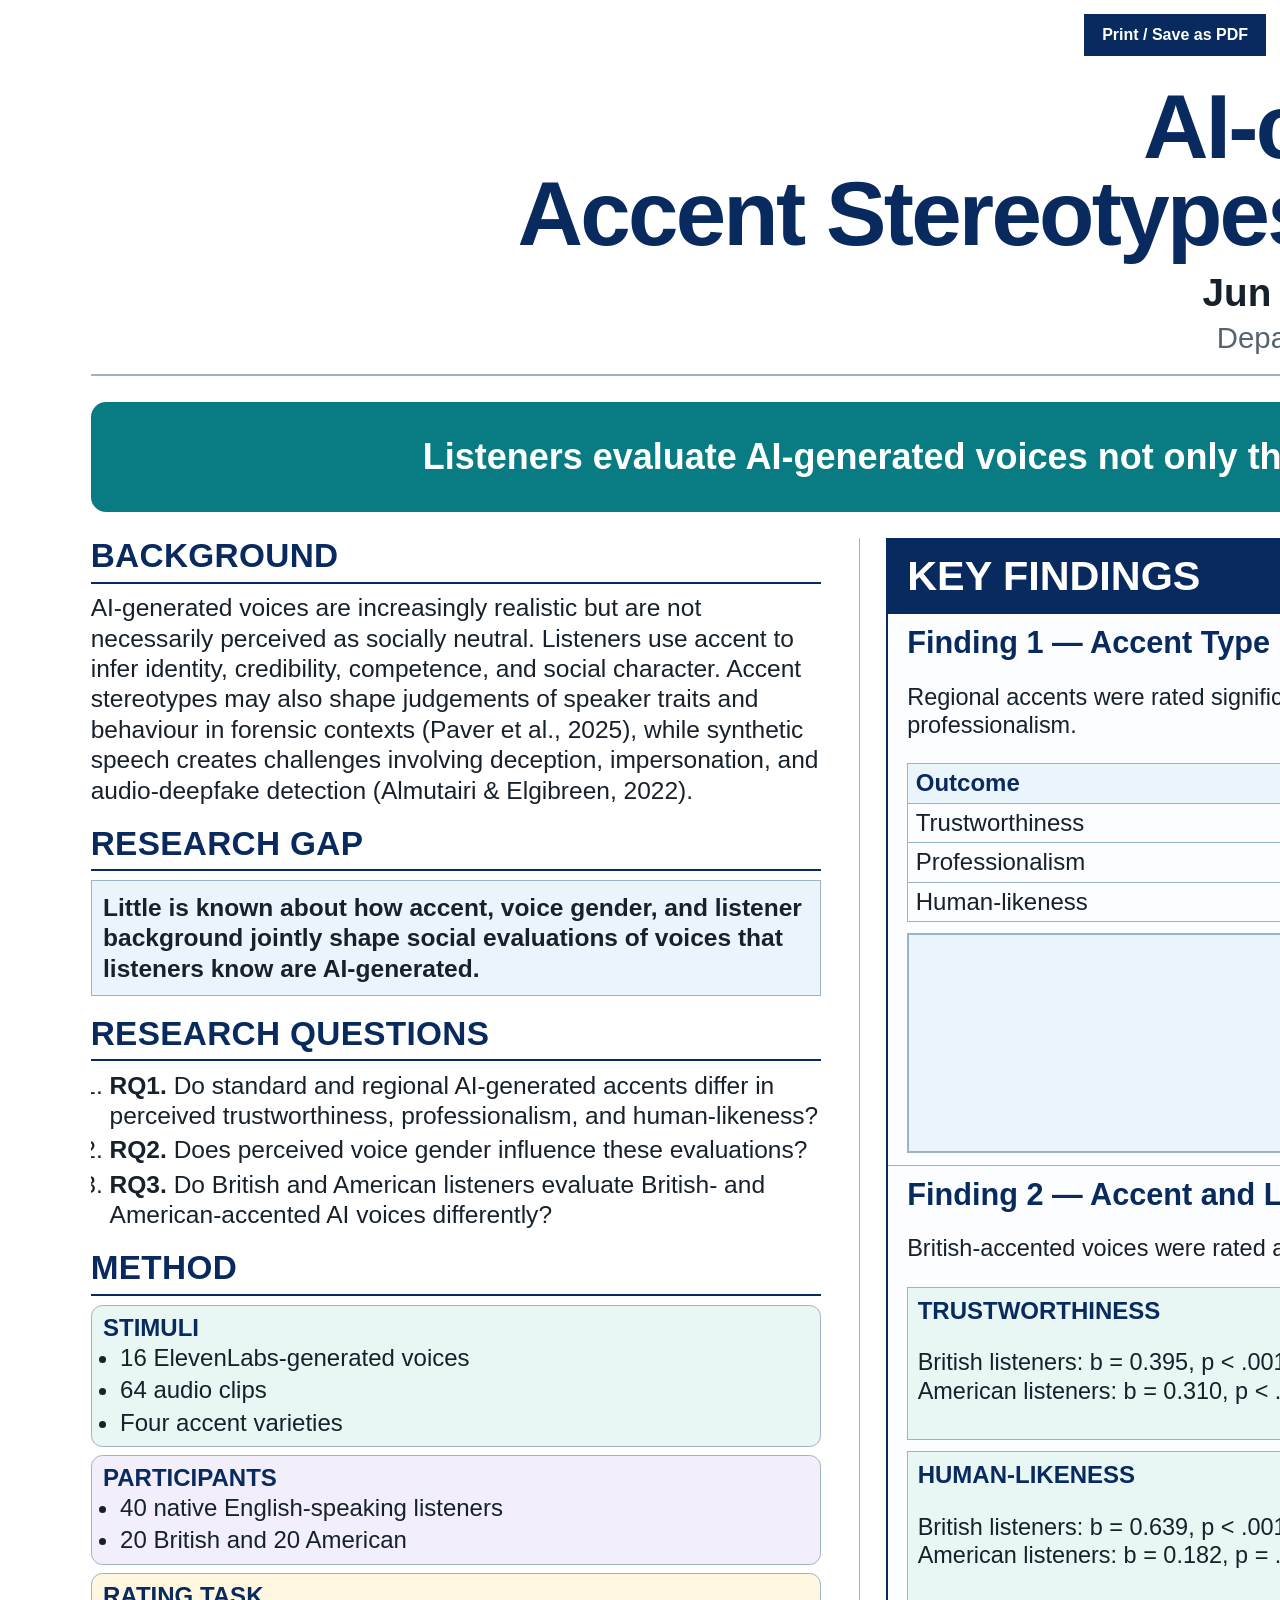
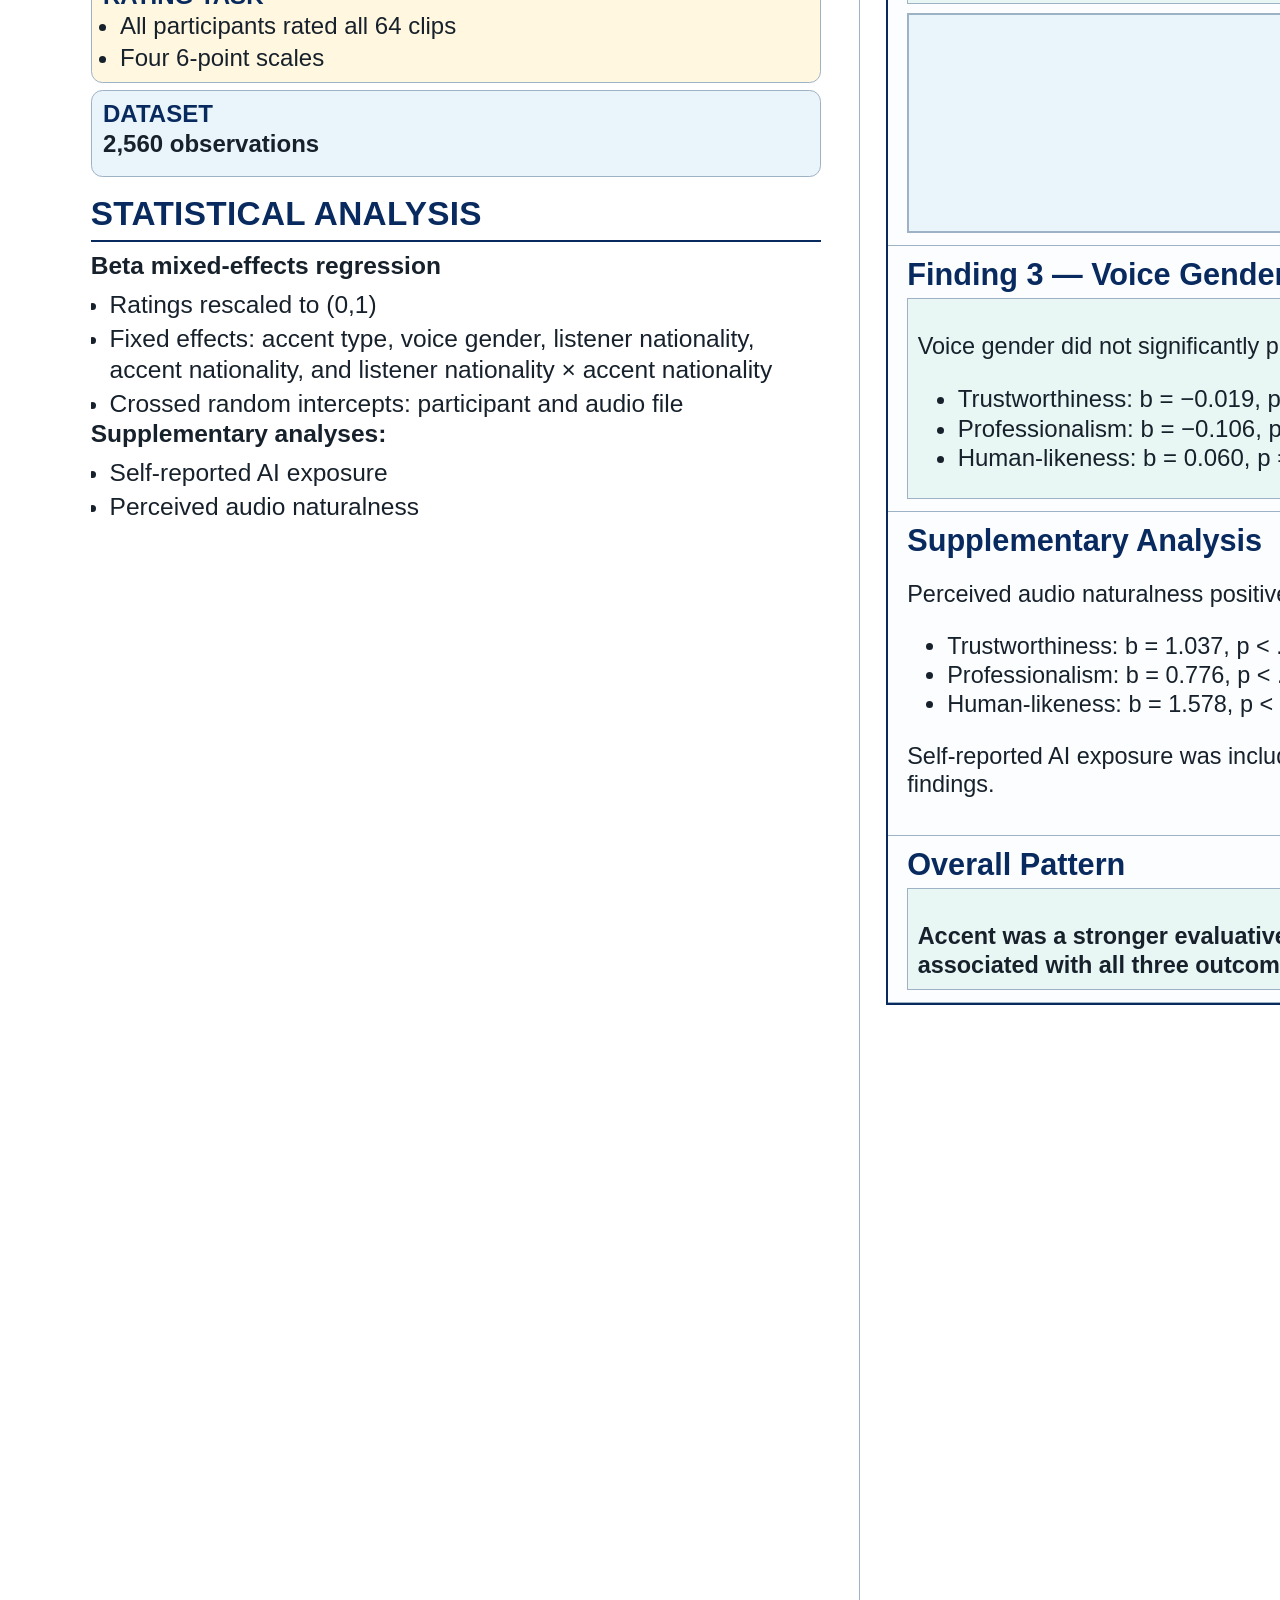
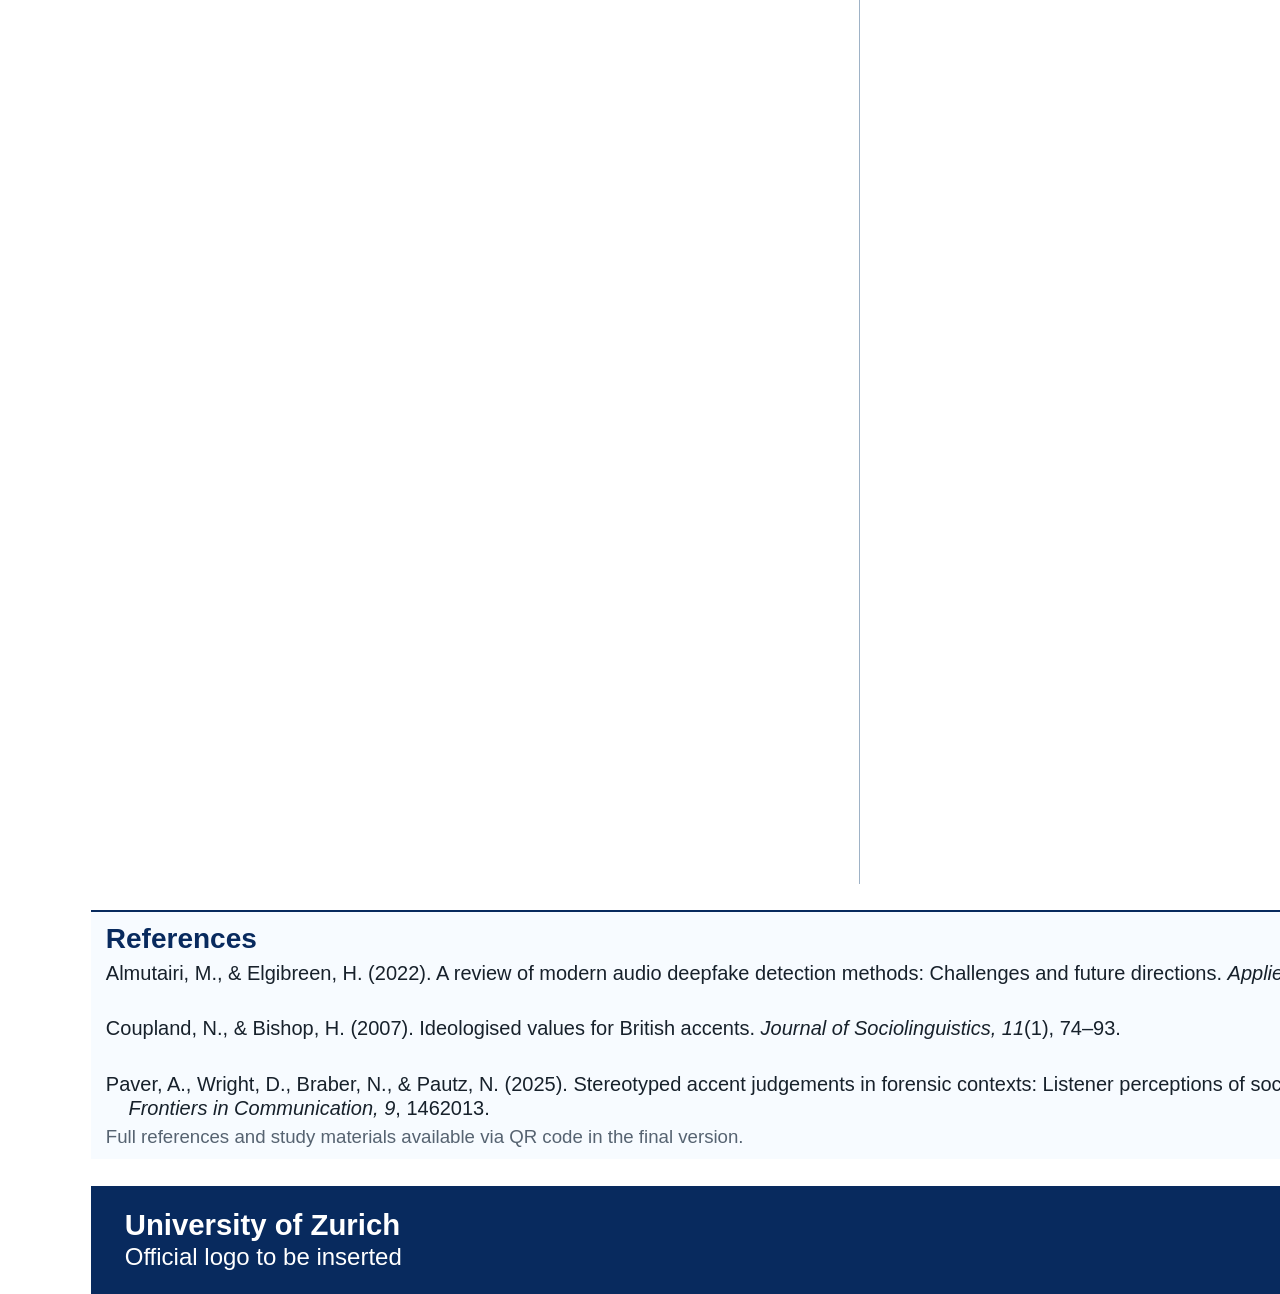
<file: poster-clean.html>
<!DOCTYPE html>
<html lang="en">
<head>
  <meta charset="UTF-8">
  <meta name="viewport" content="width=device-width, initial-scale=1.0">
  <title>AI-ccent Judgements — IAFPA 2026 Poster</title>
  <style>
    /* All poster styles must be placed here. */
    @page {
      size: 841mm 1189mm;
      margin: 0;
    }

    :root {
      --navy: #082a5e;
      --teal: #087b83;
      --blue-light: #eaf4fb;
      --teal-light: #e8f6f4;
      --lavender-light: #f2effa;
      --amber-light: #fff7df;
      --text: #17212b;
      --muted: #566371;
      --line: #9eb2c6;
      --white: #ffffff;
    }

    * {
      box-sizing: border-box;
    }

    html,
    body {
      margin: 0;
      padding: 0;
      background: #d9e0e6;
      font-family: Arial, Helvetica, sans-serif;
    }

    .print-button {
      position: fixed;
      top: 14px;
      right: 14px;
      z-index: 10;
      padding: 10px 16px;
      border: 2px solid var(--navy);
      background: var(--navy);
      color: white;
      font: 700 16px Arial, Helvetica, sans-serif;
      cursor: pointer;
    }

    .poster {
      width: 841mm;
      height: 1189mm;
      margin: 0 auto;
      padding: 22mm 24mm 0;
      overflow: hidden;
      background: var(--white);
      color: var(--text);
      display: grid;
      grid-template-rows: auto auto minmax(0, 1fr) auto auto;
      gap: 7mm;
      -webkit-print-color-adjust: exact;
      print-color-adjust: exact;
    }

    .poster-header {
      text-align: center;
      padding-bottom: 5mm;
      border-bottom: 0.6mm solid var(--line);
    }

    .poster-header h1 {
      margin: 0 0 4mm;
      color: var(--navy);
      font-size: 68pt;
      line-height: 0.96;
      font-weight: 900;
      letter-spacing: -0.03em;
    }

    .author-line,
    .contact-line {
      margin: 0;
      line-height: 1.1;
    }

    .author-line {
      font-size: 29pt;
      font-weight: 700;
      color: var(--text);
    }

    .contact-line {
      margin-top: 2mm;
      font-size: 22pt;
      color: var(--muted);
    }

    .takeaway {
      background: var(--teal);
      color: white;
      border-radius: 4mm;
      padding: 9mm 14mm;
      text-align: center;
    }

    .takeaway p {
      margin: 0;
      font-size: 27pt;
      line-height: 1.16;
      font-weight: 800;
    }

    .poster-grid {
      display: grid;
      grid-template-columns: 25fr 47fr 28fr;
      gap: 10mm;
      min-height: 0;
      overflow: hidden;
    }

    .left-column,
    .centre-column,
    .right-column {
      min-width: 0;
      min-height: 0;
      overflow: hidden;
    }

    .centre-column,
    .right-column {
      border-left: 0.45mm solid var(--line);
      padding-left: 7mm;
    }

    .section {
      margin-bottom: 5.2mm;
      break-inside: avoid;
    }

    .section-title {
      margin: 0 0 2.5mm;
      padding-bottom: 1.8mm;
      border-bottom: 0.7mm solid var(--navy);
      color: var(--navy);
      font-size: 25pt;
      line-height: 1.1;
      font-weight: 900;
      text-transform: uppercase;
      letter-spacing: 0.01em;
    }

    .section p,
    .section li {
      font-size: 18.4pt;
      line-height: 1.24;
    }

    .section p {
      margin: 0 0 2.2mm;
    }

    .section ul,
    .section ol {
      margin: 0;
      padding-left: 5mm;
    }

    .section li + li {
      margin-top: 1mm;
    }

    .gap-box,
    .conclusion-box,
    .overall-box {
      padding: 3mm;
      border: 0.45mm solid var(--line);
      background: var(--blue-light);
    }

    .gap-box p,
    .conclusion-box p,
    .overall-box p {
      margin-bottom: 0;
      font-weight: 700;
    }

    .method-box {
      margin-bottom: 2mm;
      padding: 2.5mm 3mm;
      border: 0.4mm solid var(--line);
      border-radius: 3mm;
      background: var(--blue-light);
    }

    .method-box:nth-child(2) {
      background: var(--teal-light);
    }

    .method-box:nth-child(3) {
      background: var(--lavender-light);
    }

    .method-box:nth-child(4) {
      background: var(--amber-light);
    }

    .method-box h3 {
      margin: 0 0 1mm;
      color: var(--navy);
      font-size: 18pt;
      line-height: 1.05;
      text-transform: uppercase;
    }

    .method-box ul {
      padding-left: 4.5mm;
    }

    .method-box li,
    .method-box p {
      font-size: 18pt;
      line-height: 1.18;
    }

    .results-panel {
      border: 0.7mm solid var(--navy);
      background: #fbfdff;
      overflow: hidden;
    }

    .results-title {
      margin: 0;
      padding: 4mm 5mm;
      background: var(--navy);
      color: white;
      font-size: 31pt;
      line-height: 1.05;
      font-weight: 900;
      text-transform: uppercase;
    }

    .result-block {
      padding: 3.2mm 5mm;
      border-bottom: 0.35mm solid var(--line);
      break-inside: avoid;
    }

    .result-block h3 {
      margin: 0 0 2mm;
      color: var(--navy);
      font-size: 23pt;
      line-height: 1.08;
    }

    .result-block p,
    .result-block li {
      font-size: 17.6pt;
      line-height: 1.22;
    }

    .result-table {
      width: 100%;
      border-collapse: collapse;
      margin: 2mm 0 3mm;
      table-layout: fixed;
    }

    .result-table th,
    .result-table td {
      border: 0.3mm solid var(--line);
      padding: 1.6mm 2mm;
      text-align: left;
      font-size: 18pt;
      line-height: 1.1;
    }

    .result-table th {
      background: var(--blue-light);
      color: var(--navy);
      font-weight: 800;
    }

    .figure-box {
      min-height: 58mm;
      display: grid;
      place-items: center;
      text-align: center;
      border: 0.55mm solid var(--line);
      background: var(--blue-light);
      color: var(--navy);
      padding: 4mm;
      margin-top: 2.5mm;
    }

    .figure-box strong {
      display: block;
      font-size: 20pt;
      margin-bottom: 1.5mm;
    }

    .figure-box span {
      display: block;
      font-size: 18pt;
      line-height: 1.2;
    }

    .two-col-stats {
      display: grid;
      grid-template-columns: 1fr 1fr;
      gap: 3mm;
    }

    .two-col-stats div,
    .null-box,
    .overall-box {
      border: 0.35mm solid var(--line);
      background: var(--teal-light);
      padding: 2.5mm;
    }

    .two-col-stats h4 {
      margin: 0 0 1.2mm;
      color: var(--navy);
      font-size: 18pt;
      text-transform: uppercase;
    }

    .small-list li {
      font-size: 18pt;
    }

    .right-column .section-title {
      font-size: 24pt;
    }

    .right-column .section p,
    .right-column .section li {
      font-size: 18pt;
      line-height: 1.22;
    }

    .keywords,
    .contact {
      background: var(--teal-light);
      border: 0.35mm solid var(--line);
      padding: 2.6mm;
    }

    .references-band {
      display: grid;
      grid-template-columns: 1fr;
      gap: 2mm;
      padding: 3mm 4mm;
      border-top: 0.7mm solid var(--navy);
      background: #f7fbff;
      overflow: hidden;
    }

    .references-band h2 {
      margin: 0;
      color: var(--navy);
      font-size: 21pt;
      line-height: 1.05;
    }

    .reference-list {
      display: grid;
      grid-template-columns: 1fr 1fr;
      gap: 2mm 6mm;
    }

    .reference-item {
      margin: 0;
      padding-left: 6mm;
      text-indent: -6mm;
      font-size: 15pt;
      line-height: 1.2;
      break-inside: avoid;
    }

    .reference-note {
      margin: 0;
      color: var(--muted);
      font-size: 14pt;
      line-height: 1.1;
    }

    .poster-footer {
      display: grid;
      grid-template-columns: 1fr 1fr;
      gap: 10mm;
      align-items: center;
      background: var(--navy);
      color: white;
      padding: 6mm 9mm;
    }

    .poster-footer p {
      margin: 0;
      font-size: 18pt;
      line-height: 1.18;
    }

    .poster-footer strong {
      font-size: 22pt;
    }

    .footer-right {
      text-align: right;
    }

    @media print {
      html,
      body {
        width: 841mm;
        height: 1189mm;
        margin: 0;
        padding: 0;
        background: white;
        overflow: hidden;
      }

      .poster {
        width: 841mm;
        height: 1189mm;
        margin: 0;
      }

      .print-button {
        display: none !important;
      }

      .section,
      .method-box,
      .result-block,
      .figure-box,
      .reference-item {
        break-inside: avoid;
        page-break-inside: avoid;
      }
    }
  </style>
</head>
<body>
  <button class="print-button" onclick="window.print()">
    Print / Save as PDF
  </button>

  <main class="poster">
    <header class="poster-header">
      <h1>AI-ccent Judgements:<br>Accent Stereotypes Persist with AI-Generated Voices</h1>
      <p class="author-line">Jun Liu | University of Zurich | IAFPA 2026</p>
      <p class="contact-line">Department of Computational Linguistics | jun.liu@uzh.ch</p>
    </header>

    <section class="takeaway">
      <p>Listeners evaluate AI-generated voices not only through acoustic realism, but also through sociolinguistic meanings attached to accent.</p>
    </section>

    <div class="poster-grid">
      <div class="left-column">
        <section class="section">
          <h2 class="section-title">Background</h2>
          <p>AI-generated voices are increasingly realistic but are not necessarily perceived as socially neutral. Listeners use accent to infer identity, credibility, competence, and social character. Accent stereotypes may also shape judgements of speaker traits and behaviour in forensic contexts (Paver et al., 2025), while synthetic speech creates challenges involving deception, impersonation, and audio-deepfake detection (Almutairi &amp; Elgibreen, 2022).</p>
        </section>

        <section class="section">
          <h2 class="section-title">Research Gap</h2>
          <div class="gap-box">
            <p>Little is known about how accent, voice gender, and listener background jointly shape social evaluations of voices that listeners know are AI-generated.</p>
          </div>
        </section>

        <section class="section">
          <h2 class="section-title">Research Questions</h2>
          <ol>
            <li><strong>RQ1.</strong> Do standard and regional AI-generated accents differ in perceived trustworthiness, professionalism, and human-likeness?</li>
            <li><strong>RQ2.</strong> Does perceived voice gender influence these evaluations?</li>
            <li><strong>RQ3.</strong> Do British and American listeners evaluate British- and American-accented AI voices differently?</li>
          </ol>
        </section>

        <section class="section">
          <h2 class="section-title">Method</h2>
          <div class="method-box">
            <h3>Stimuli</h3>
            <ul>
              <li>16 ElevenLabs-generated voices</li>
              <li>64 audio clips</li>
              <li>Four accent varieties</li>
            </ul>
          </div>
          <div class="method-box">
            <h3>Participants</h3>
            <ul>
              <li>40 native English-speaking listeners</li>
              <li>20 British and 20 American</li>
            </ul>
          </div>
          <div class="method-box">
            <h3>Rating Task</h3>
            <ul>
              <li>All participants rated all 64 clips</li>
              <li>Four 6-point scales</li>
            </ul>
          </div>
          <div class="method-box">
            <h3>Dataset</h3>
            <p><strong>2,560 observations</strong></p>
          </div>
        </section>

        <section class="section">
          <h2 class="section-title">Statistical Analysis</h2>
          <p><strong>Beta mixed-effects regression</strong></p>
          <ul>
            <li>Ratings rescaled to (0,1)</li>
            <li>Fixed effects: accent type, voice gender, listener nationality, accent nationality, and listener nationality × accent nationality</li>
            <li>Crossed random intercepts: participant and audio file</li>
          </ul>
          <p><strong>Supplementary analyses:</strong></p>
          <ul>
            <li>Self-reported AI exposure</li>
            <li>Perceived audio naturalness</li>
          </ul>
        </section>
      </div>

      <div class="centre-column">
        <section class="results-panel">
          <h2 class="results-title">Key Findings</h2>

          <article class="result-block">
            <h3>Finding 1 — Accent Type</h3>
            <p>Regional accents were rated significantly higher than standard accents for trustworthiness and human-likeness, but not professionalism.</p>
            <table class="result-table">
              <thead>
                <tr><th>Outcome</th><th>Estimate</th><th>p</th></tr>
              </thead>
              <tbody>
                <tr><td>Trustworthiness</td><td>b = 0.217</td><td>p = .009</td></tr>
                <tr><td>Professionalism</td><td>b = −0.058</td><td>p = .460</td></tr>
                <tr><td>Human-likeness</td><td>b = 0.474</td><td>p &lt; .001</td></tr>
              </tbody>
            </table>
            <div class="figure-box">
              <div>
                <strong>Verified Figure 1</strong>
                <span>Model-estimated ratings by accent type<br>[Figure will be inserted after layout verification]</span>
              </div>
            </div>
          </article>

          <article class="result-block">
            <h3>Finding 2 — Accent and Listener Nationality</h3>
            <p>British-accented voices were rated as more trustworthy and professional by both listener groups.</p>
            <div class="two-col-stats">
              <div>
                <h4>Trustworthiness</h4>
                <p>British listeners: b = 0.395, p &lt; .001<br>American listeners: b = 0.310, p &lt; .001</p>
              </div>
              <div>
                <h4>Professionalism</h4>
                <p>British listeners: b = 0.232, p = .009<br>American listeners: b = 0.331, p &lt; .001</p>
              </div>
              <div>
                <h4>Human-likeness</h4>
                <p>British listeners: b = 0.639, p &lt; .001<br>American listeners: b = 0.182, p = .160</p>
              </div>
              <div>
                <h4>Interaction</h4>
                <p>Human-likeness interaction:<br>b = −0.114, p &lt; .001</p>
              </div>
            </div>
            <div class="figure-box">
              <div>
                <strong>Verified Figure 2</strong>
                <span>Listener nationality × accent nationality<br>[Figure will be inserted after layout verification]</span>
              </div>
            </div>
          </article>

          <article class="result-block">
            <h3>Finding 3 — Voice Gender</h3>
            <div class="null-box">
              <p>Voice gender did not significantly predict any outcome.</p>
              <ul class="small-list">
                <li>Trustworthiness: b = −0.019, p = .815</li>
                <li>Professionalism: b = −0.106, p = .177</li>
                <li>Human-likeness: b = 0.060, p = .622</li>
              </ul>
            </div>
          </article>

          <article class="result-block">
            <h3>Supplementary Analysis</h3>
            <p>Perceived audio naturalness positively predicted:</p>
            <ul>
              <li>Trustworthiness: b = 1.037, p &lt; .001</li>
              <li>Professionalism: b = 0.776, p &lt; .001</li>
              <li>Human-likeness: b = 1.578, p &lt; .001</li>
            </ul>
            <p>Self-reported AI exposure was included as a robustness check. Its inclusion did not materially alter the main pattern of findings.</p>
          </article>

          <article class="result-block">
            <h3>Overall Pattern</h3>
            <div class="overall-box">
              <p>Accent was a stronger evaluative cue than voice gender, while perceived audio naturalness was strongly associated with all three outcomes.</p>
            </div>
          </article>
        </section>
      </div>

      <div class="right-column">
        <section class="section">
          <h2 class="section-title">Discussion</h2>
          <p>Synthetic voices were not evaluated as socially neutral. Accent continued to carry social meaning even when listeners knew the voices were artificially generated.</p>
          <p>The effects were dimension-specific: no single voice profile simultaneously optimised trustworthiness, professionalism, and human-likeness.</p>
        </section>

        <section class="section">
          <h2 class="section-title">Implications</h2>
          <ul>
            <li>Standard accents should not automatically be treated as neutral or superior defaults.</li>
            <li>Voice selection should be tested with intended listener groups.</li>
            <li>AI voices may reproduce existing sociolinguistic hierarchies.</li>
            <li>Evaluation should distinguish social perception from perceived audio quality.</li>
          </ul>
        </section>

        <section class="section">
          <h2 class="section-title">Forensic Relevance</h2>
          <p>Accent stereotypes can affect perceptions of speaker traits and behaviour in forensic contexts (Paver et al., 2025). Increasingly realistic synthetic voices also create challenges for detecting impersonation and audio deepfakes (Almutairi &amp; Elgibreen, 2022).</p>
          <p>This study did not directly test legal decision-making.</p>
        </section>

        <section class="section">
          <h2 class="section-title">Limitations</h2>
          <ul>
            <li>Modest sample</li>
            <li>One TTS platform</li>
            <li>Possible voice-specific acoustic confounds</li>
            <li>Single-item measures</li>
            <li>Isolated, non-forensic listening context</li>
          </ul>
        </section>

        <section class="section">
          <h2 class="section-title">Conclusion</h2>
          <div class="conclusion-box">
            <p>AI-generated voices are evaluated through both acoustic and social perception. Accent remains a powerful cue in how listeners judge synthetic speech.</p>
            <p>Accent stereotypes persist—even when the voice is artificial.</p>
          </div>
        </section>

        <section class="section">
          <h2 class="section-title">Keywords</h2>
          <p class="keywords">AI-generated speech; accent perception; sociolinguistics; synthetic voices; human-likeness; forensic phonetics</p>
        </section>

        <section class="section">
          <h2 class="section-title">Contact</h2>
          <p class="contact"><strong>Jun Liu</strong><br>University of Zurich<br>jun.liu@uzh.ch</p>
        </section>
      </div>
    </div>

    <section class="references-band">
      <h2>References</h2>
      <div class="reference-list">
        <p class="reference-item">Almutairi, M., &amp; Elgibreen, H. (2022). A review of modern audio deepfake detection methods: Challenges and future directions. <em>Applied Sciences, 12</em>(7), 3241.</p>
        <p class="reference-item">Baird, A., Parada-Cabaleiro, E., Hantke, S., Burkhardt, F., Cummins, N., &amp; Schuller, B. (2018). The perception and analysis of the likeability and human likeness of synthesized speech. In <em>Proceedings of Interspeech 2018</em> (pp. 2863–2867).</p>
        <p class="reference-item">Coupland, N., &amp; Bishop, H. (2007). Ideologised values for British accents. <em>Journal of Sociolinguistics, 11</em>(1), 74–93.</p>
        <p class="reference-item">Kühne, K., Fischer, M. H., &amp; Zhou, Y. (2020). The human takes it all: Humanlike synthesized voices are perceived as less eerie and more likable—Evidence from a subjective ratings study. <em>Frontiers in Neurorobotics, 14</em>, 593732.</p>
        <p class="reference-item">Paver, A., Wright, D., Braber, N., &amp; Pautz, N. (2025). Stereotyped accent judgements in forensic contexts: Listener perceptions of social traits and types of behaviour. <em>Frontiers in Communication, 9</em>, 1462013.</p>
      </div>
      <p class="reference-note">Full references and study materials available via QR code in the final version.</p>
    </section>

    <footer class="poster-footer">
      <p><strong>University of Zurich</strong><br>Official logo to be inserted</p>
      <p class="footer-right"><strong>IAFPA 2026</strong><br>International Association for Forensic Phonetics and Acoustics</p>
    </footer>
  </main>
</body>
</html>
</file>
<file: styles.css>
:root {
  --navy: #082a5e;
  --navy-dark: #061d42;
  --teal: #087b83;
  --teal-dark: #075e68;
  --blue-light: #eaf4fb;
  --teal-light: #e8f6f4;
  --lavender-light: #f0ecfa;
  --amber: #c58b12;
  --amber-light: #fff7df;
  --text: #18202a;
  --muted: #596675;
  --line: #9bb2c8;
  --paper: #ffffff;
}

@page {
  size: 841mm 1189mm;
  margin: 0;
}

* {
  box-sizing: border-box;
}

html,
body {
  margin: 0;
  padding: 0;
  width: 841mm;
  min-width: 841mm;
  background: #dfe5eb;
  color: var(--text);
  font-family: Arial, Helvetica, "Liberation Sans", sans-serif;
}

body {
  min-height: 100vh;
}

.print-button {
  position: fixed;
  top: 18px;
  right: 18px;
  z-index: 10;
  padding: 12px 18px;
  border: 2px solid var(--navy);
  background: var(--navy);
  color: #fff;
  font-family: Arial, Helvetica, "Liberation Sans", sans-serif;
  font-size: 16px;
  font-weight: 700;
  cursor: pointer;
}

.poster {
  position: relative;
  width: 841mm;
  height: 1189mm;
  min-width: 841mm;
  min-height: 1189mm;
  margin: 0 auto;
  padding: 24mm 26mm 0;
  box-sizing: border-box;
  overflow: hidden;
  background: #ffffff;
  print-color-adjust: exact;
  -webkit-print-color-adjust: exact;
  display: grid;
  grid-template-rows: auto auto minmax(0, 1fr) auto auto;
  gap: 8mm;
}

.poster-header {
  text-align: center;
  border-bottom: 1.2mm solid var(--line);
  display: flex;
  flex-direction: column;
  align-items: center;
  justify-content: center;
  padding: 4mm 20mm 7mm;
  background: #fff;
}

.poster-header h1 {
  margin: 0 0 6mm;
  color: var(--navy);
  font-size: 70pt;
  line-height: 0.95;
  letter-spacing: -0.04em;
  font-weight: 900;
}

.header-meta,
.header-submeta {
  margin: 0;
  color: var(--navy-dark);
  line-height: 1.08;
}

.header-meta {
  font-size: 30pt;
  font-weight: 700;
}

.header-submeta {
  margin-top: 2mm;
  font-size: 22pt;
  color: var(--muted);
}

a {
  color: inherit;
  text-decoration: none;
}

.header-meta span,
.header-submeta span {
  color: var(--teal);
  padding: 0 3mm;
}

.takeaway-banner {
  background: linear-gradient(90deg, var(--teal-dark), var(--teal));
  color: #fff;
  border-radius: 8mm;
  display: flex;
  gap: 6mm;
  align-items: center;
  padding: 7mm 11mm;
}

.takeaway-icon {
  flex: 0 0 22mm;
  width: 22mm;
  height: 22mm;
  display: grid;
  place-items: center;
  overflow: hidden;
}

.takeaway-icon svg {
  display: block;
  width: 18mm !important;
  height: 18mm !important;
  max-width: 18mm !important;
  max-height: 18mm !important;
}

.takeaway-banner p {
  margin: 0;
  font-size: 28pt;
  line-height: 1.12;
  font-weight: 800;
}

.main-grid {
  min-height: 0;
  display: grid;
  grid-template-columns: minmax(0, 25fr) minmax(0, 47fr) minmax(0, 28fr);
  gap: 10mm;
  align-items: start;
  overflow: hidden;
}

.column {
  min-width: 0;
  min-height: 0;
  display: flex;
  flex-direction: column;
  gap: 4.2mm;
  overflow: hidden;
}

.column-left,
.column-centre {
  border-right: 0.45mm solid rgba(155, 178, 200, 0.65);
  padding-right: 5mm;
}

.section-block,
.results-panel,
.references,
.contact-card {
  break-inside: avoid;
  page-break-inside: avoid;
}

.section-block {
  background: #fff;
  border-top: 0.7mm solid var(--line);
  padding: 3.2mm 3.8mm;
}

.section-block:nth-of-type(odd) {
  background: var(--blue-light);
}

.section-block:nth-of-type(even) {
  background: #f8fbfd;
}

.section-heading {
  display: flex;
  align-items: center;
  gap: 3mm;
  margin-bottom: 2.2mm;
  padding-bottom: 1.8mm;
  border-bottom: 0.35mm solid var(--line);
}

.section-icon {
  flex: 0 0 auto;
  width: 14mm;
  height: 14mm;
  border-radius: 50%;
  display: inline-grid;
  place-items: center;
  background: var(--navy);
  color: #fff;
  overflow: hidden;
}

.section-icon svg {
  width: 8mm;
  height: 8mm;
  display: block;
}

.marker-light {
  background: #fff;
  color: var(--navy);
}

h2,
h3,
h4,
p,
ul,
ol,
figure {
  margin-top: 0;
}

h2 {
  margin: 0;
  color: var(--navy);
  font-size: 27pt;
  line-height: 1.02;
  font-weight: 900;
}

h3 {
  margin: 2mm 0 1.4mm;
  color: var(--navy);
  font-size: 19pt;
  line-height: 1.06;
  font-weight: 800;
}

h4 {
  margin: 0 0 1.2mm;
  color: var(--teal-dark);
  font-size: 16.2pt;
  line-height: 1.05;
  text-transform: uppercase;
  letter-spacing: 0.03em;
}

p,
li,
td,
th {
  font-size: 16.7pt;
  line-height: 1.18;
}

p {
  margin-bottom: 2.2mm;
}

ul,
ol {
  margin-bottom: 0;
  padding-left: 5.5mm;
}

li + li {
  margin-top: 1mm;
}

.gap-box {
  margin-top: 3mm;
  padding: 3mm;
  background: var(--amber-light);
  border-left: 1.4mm solid var(--amber);
}

.gap-box h3 {
  margin-top: 0;
  color: var(--amber);
}

.gap-box p,
.dataset-number {
  margin-bottom: 0;
  font-weight: 800;
}

.rq-list {
  list-style: decimal;
}

.rq-list li {
  margin-bottom: 1.6mm;
}

.method-flow {
  display: flex;
  flex-direction: column;
  align-items: stretch;
}

.flow-box {
  border: 0.4mm solid var(--line);
  border-radius: 4mm;
  padding: 2.8mm 3mm;
}

.flow-box p,
.flow-box li {
  font-size: 15.3pt;
}

.flow-box p:last-child,
.flow-box ul {
  margin-bottom: 0;
}

.flow-blue {
  background: var(--blue-light);
}

.flow-teal {
  background: var(--teal-light);
}

.flow-lavender {
  background: var(--lavender-light);
}

.flow-amber {
  background: var(--amber-light);
}

.flow-arrow {
  align-self: center;
  width: 0;
  height: 6mm;
  border-left: 0.55mm solid var(--teal);
  position: relative;
}

.flow-arrow::after {
  content: "";
  position: absolute;
  bottom: -0.4mm;
  left: -1.8mm;
  border-left: 1.8mm solid transparent;
  border-right: 1.8mm solid transparent;
  border-top: 2.4mm solid var(--teal);
}

.compact-list li {
  font-size: 15.7pt;
}

.results-panel {
  min-height: 0;
  height: 100%;
  background: #fbfdff;
  border: 0.8mm solid var(--navy);
  display: flex;
  flex-direction: column;
  overflow: hidden;
}

.results-header {
  display: flex;
  align-items: center;
  gap: 4mm;
  background: var(--navy);
  color: #fff;
  padding: 4mm 5mm;
}

.results-header h2 {
  color: #fff;
  font-size: 34pt;
}

.finding {
  padding: 3.5mm 5mm;
  border-bottom: 0.35mm solid var(--line);
}

.finding h3 {
  display: flex;
  align-items: center;
  gap: 3mm;
  margin-top: 0;
  font-size: 23pt;
}

.finding h3 span {
  width: 9mm;
  height: 9mm;
  border-radius: 50%;
  background: var(--teal);
  color: #fff;
  display: inline-flex;
  align-items: center;
  justify-content: center;
  font-size: 14pt;
}

.finding-conclusion {
  color: var(--navy-dark);
  font-weight: 700;
}

.stat-table {
  width: 100%;
  border-collapse: collapse;
  table-layout: fixed;
  margin: 2mm 0 3mm;
  background: #fff;
}

.stat-table th,
.stat-table td {
  border: 0.25mm solid var(--line);
  padding: 1.7mm 2mm;
  text-align: left;
  vertical-align: top;
  font-size: 15.7pt;
}

.stat-table th {
  background: var(--blue-light);
  color: var(--navy);
  font-weight: 900;
}

.result-figure {
  width: 100%;
  min-height: 100mm;
  margin: 2.6mm 0;
  border: 0.6mm solid var(--line);
  background:
    linear-gradient(90deg, rgba(8, 123, 131, 0.08) 1px, transparent 1px),
    linear-gradient(rgba(8, 123, 131, 0.08) 1px, transparent 1px),
    #fff;
  background-size: 10mm 10mm;
  display: flex;
  align-items: center;
  justify-content: center;
  text-align: center;
  color: var(--navy);
  overflow: hidden;
}

.result-figure img,
.result-figure svg {
  display: block;
  width: 100%;
  height: 100%;
  max-height: 120mm;
  object-fit: contain;
}

.figure-primary {
  aspect-ratio: 16 / 7.2;
}

.figure-secondary {
  aspect-ratio: 16 / 6.6;
}

.result-figure strong {
  display: block;
  font-size: 21pt;
  margin-bottom: 1mm;
}

.result-figure span {
  display: block;
  font-size: 15.5pt;
  line-height: 1.18;
}

.result-callout {
  margin: 2mm 0 0;
  padding: 2.2mm 3mm;
  border-left: 1.2mm solid var(--teal);
  font-weight: 800;
}

.blue-callout {
  background: var(--blue-light);
}

.teal-callout {
  background: var(--teal-light);
}

.lavender-callout {
  background: var(--lavender-light);
}

.simple-effects-grid,
.supplement-grid,
.mini-stat-grid {
  display: grid;
  grid-template-columns: 1fr 1fr;
  gap: 2.5mm;
}

.simple-effects-grid div:last-child {
  grid-column: 1 / -1;
}

.simple-effects-grid div,
.supplement-grid div,
.mini-stat-grid p {
  background: #fff;
  border: 0.25mm solid var(--line);
  padding: 2mm;
}

.simple-effects-grid p,
.supplement-grid p,
.mini-stat-grid p {
  margin-bottom: 0;
  font-size: 15.1pt;
}

.interaction-note,
.caution {
  color: var(--muted);
  font-size: 14.6pt;
  line-height: 1.15;
}

.editable-placeholder {
  border: 0.45mm dashed var(--amber);
  background: var(--amber-light);
  color: var(--navy);
  font-weight: 800;
}

.small-table th,
.small-table td {
  font-size: 13.7pt;
  padding: 1.25mm 1.6mm;
}

.variety-strip {
  background: #f7fbff;
}

.overall-pattern {
  margin-top: auto;
  padding: 3.5mm 5mm;
  background: var(--amber-light);
  border-left: 2mm solid var(--amber);
}

.overall-pattern h3 {
  margin-top: 0;
  color: var(--amber);
  font-size: 24pt;
}

.overall-pattern p {
  margin-bottom: 0;
  font-weight: 800;
}

.secondary-section {
  background: #f7f8fa;
}

.conclusion-box {
  background: var(--blue-light);
  border: 0.55mm solid var(--line);
  padding: 4mm;
}

.conclusion-box p {
  font-size: 17.2pt;
}

.principal-takeaway {
  margin: 2.5mm 0 0;
  color: var(--navy);
  font-weight: 900;
  font-size: 20pt;
}

.compact-meta p {
  margin-bottom: 0;
}

.references-contact {
  min-height: 0;
  display: grid;
  grid-template-columns: 3fr 0.9fr;
  gap: 6mm;
  overflow: hidden;
}

.references,
.contact-card {
  background: #fff;
  border-top: 0.9mm solid var(--navy);
  padding: 3mm 3.5mm;
  overflow: hidden;
}

.compact-heading {
  margin-bottom: 2mm;
}

.compact-heading h2 {
  font-size: 21pt;
}

.compact-heading .section-icon {
  width: 8mm;
  height: 8mm;
  flex-basis: 8mm;
}

.compact-heading .section-icon svg {
  width: 5mm;
  height: 5mm;
}

.references-list {
  display: grid;
  grid-template-columns: 1fr 1fr;
  gap: 2mm 4mm;
}

.reference-item {
  margin: 0;
  padding-left: 6mm;
  text-indent: -6mm;
  font-family: Arial, Helvetica, sans-serif;
  font-size: 14pt;
  line-height: 1.1;
  break-inside: avoid;
  overflow-wrap: anywhere;
}

.contact-grid {
  display: grid;
  grid-template-columns: 1fr 32mm;
  gap: 3mm;
  align-items: start;
}

.contact-card p {
  font-size: 13.6pt;
  line-height: 1.15;
}

.qr-placeholder {
  width: 32mm;
  height: 32mm;
  border: 0.55mm dashed var(--line);
  display: flex;
  align-items: center;
  justify-content: center;
  text-align: center;
  background: var(--blue-light);
  color: var(--navy);
  font-size: 11.5pt;
  font-weight: 800;
}

.qr-placeholder img {
  max-width: 100%;
  max-height: 100%;
  object-fit: contain;
}

.qr-caption {
  margin-bottom: 0;
  color: var(--muted);
  font-size: 12.2pt;
}

.institutional-footer {
  background: var(--navy-dark);
  color: #fff;
  display: grid;
  grid-template-columns: 1.2fr 1.4fr 0.8fr;
  gap: 10mm;
  align-items: center;
  padding: 7mm 10mm;
  overflow: hidden;
}

.footer-logo-group {
  display: flex;
  align-items: center;
  gap: 5mm;
}

.footer-logo-box {
  width: 42mm;
  height: 24mm;
  border: 0.45mm dashed rgba(255, 255, 255, 0.65);
  display: flex;
  align-items: center;
  justify-content: center;
  text-align: center;
  color: #d8e9f4;
  font-size: 10.5pt;
  line-height: 1.15;
  background: rgba(255, 255, 255, 0.08);
}

.footer-logo-group p,
.footer-conference p {
  margin: 0;
  color: #fff;
  font-size: 17pt;
  line-height: 1.16;
}

.footer-conference strong {
  font-size: 22pt;
}

.footer-waveform {
  justify-self: end;
  width: 64mm;
  height: 18mm;
  color: rgba(255, 255, 255, 0.72);
}

@media screen {
  .poster {
    box-shadow: 0 12px 36px rgba(6, 29, 66, 0.25);
  }
}

@media print {
  html,
  body {
    width: 841mm !important;
    height: 1189mm !important;
    min-width: 841mm !important;
    margin: 0 !important;
    padding: 0 !important;
    background: #ffffff !important;
    overflow: hidden !important;
  }

  .screen-only,
  .print-button {
    display: none !important;
  }

  .poster {
    width: 841mm !important;
    height: 1189mm !important;
    min-width: 841mm !important;
    min-height: 1189mm !important;
    margin: 0 !important;
    overflow: hidden !important;
    box-shadow: none;
    print-color-adjust: exact;
    -webkit-print-color-adjust: exact;
    break-after: avoid !important;
    page-break-after: avoid !important;
    break-inside: avoid;
  }

  .poster-header,
  .takeaway-banner,
  .main-grid,
  .section-block,
  .results-panel,
  .finding,
  .result-figure,
  .references-contact,
  .references,
  .contact-card,
  .institutional-footer,
  figure,
  table,
  .method-box,
  .result-block,
  .reference-item,
  table,
  tr,
  td,
  th {
    break-inside: avoid;
    page-break-inside: avoid;
  }
}
</file>
